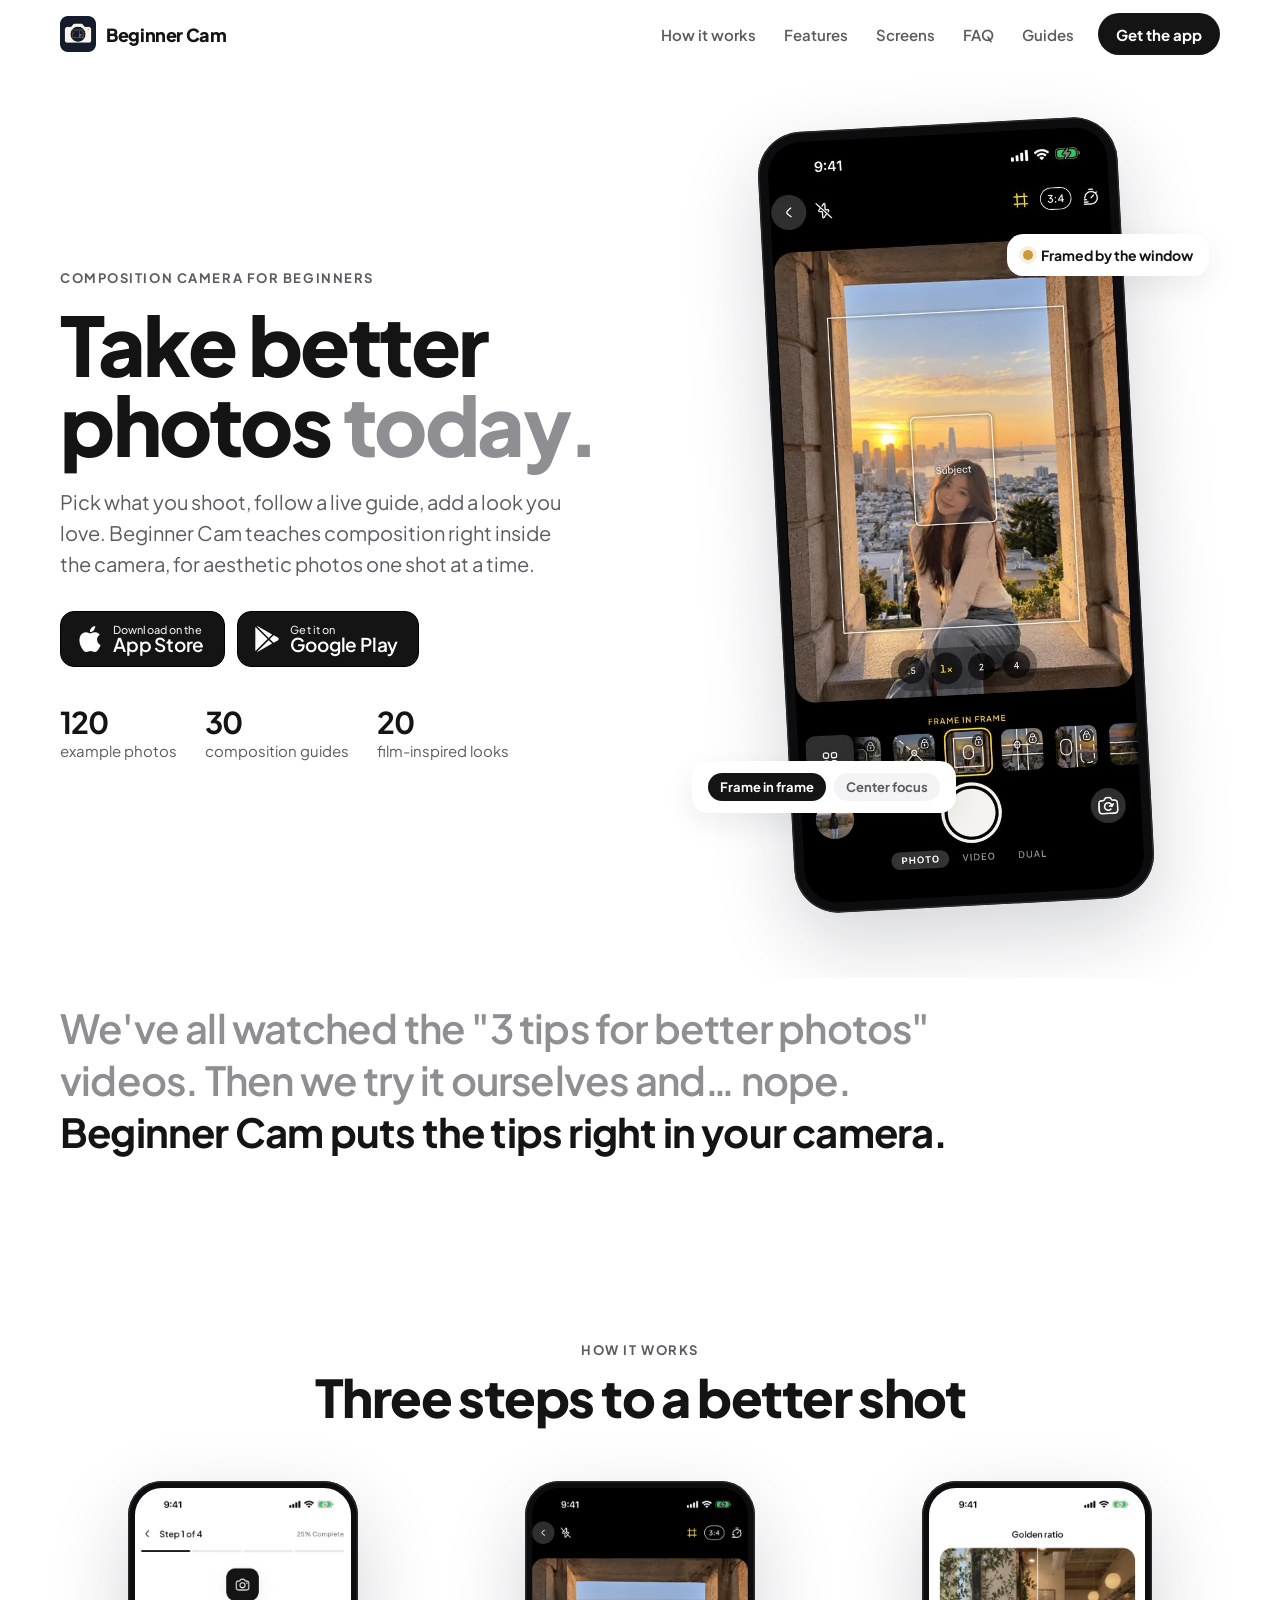
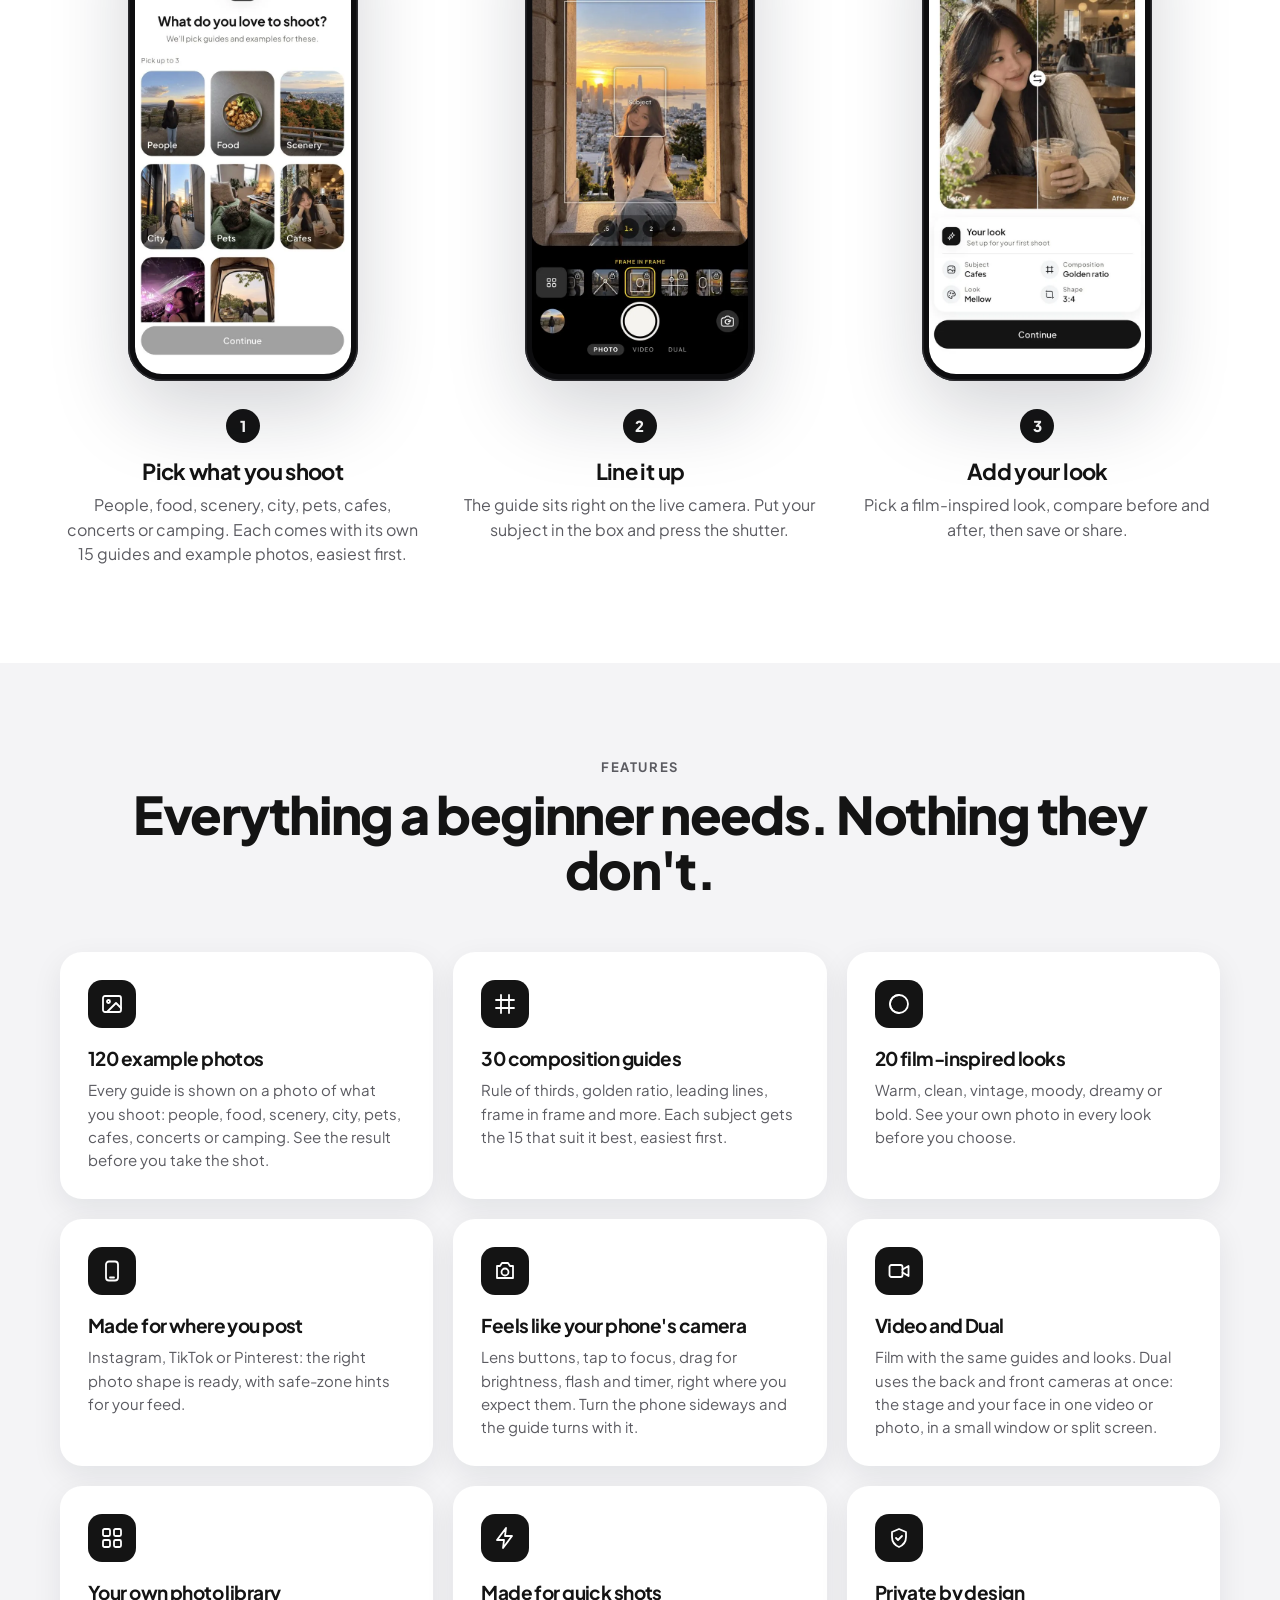
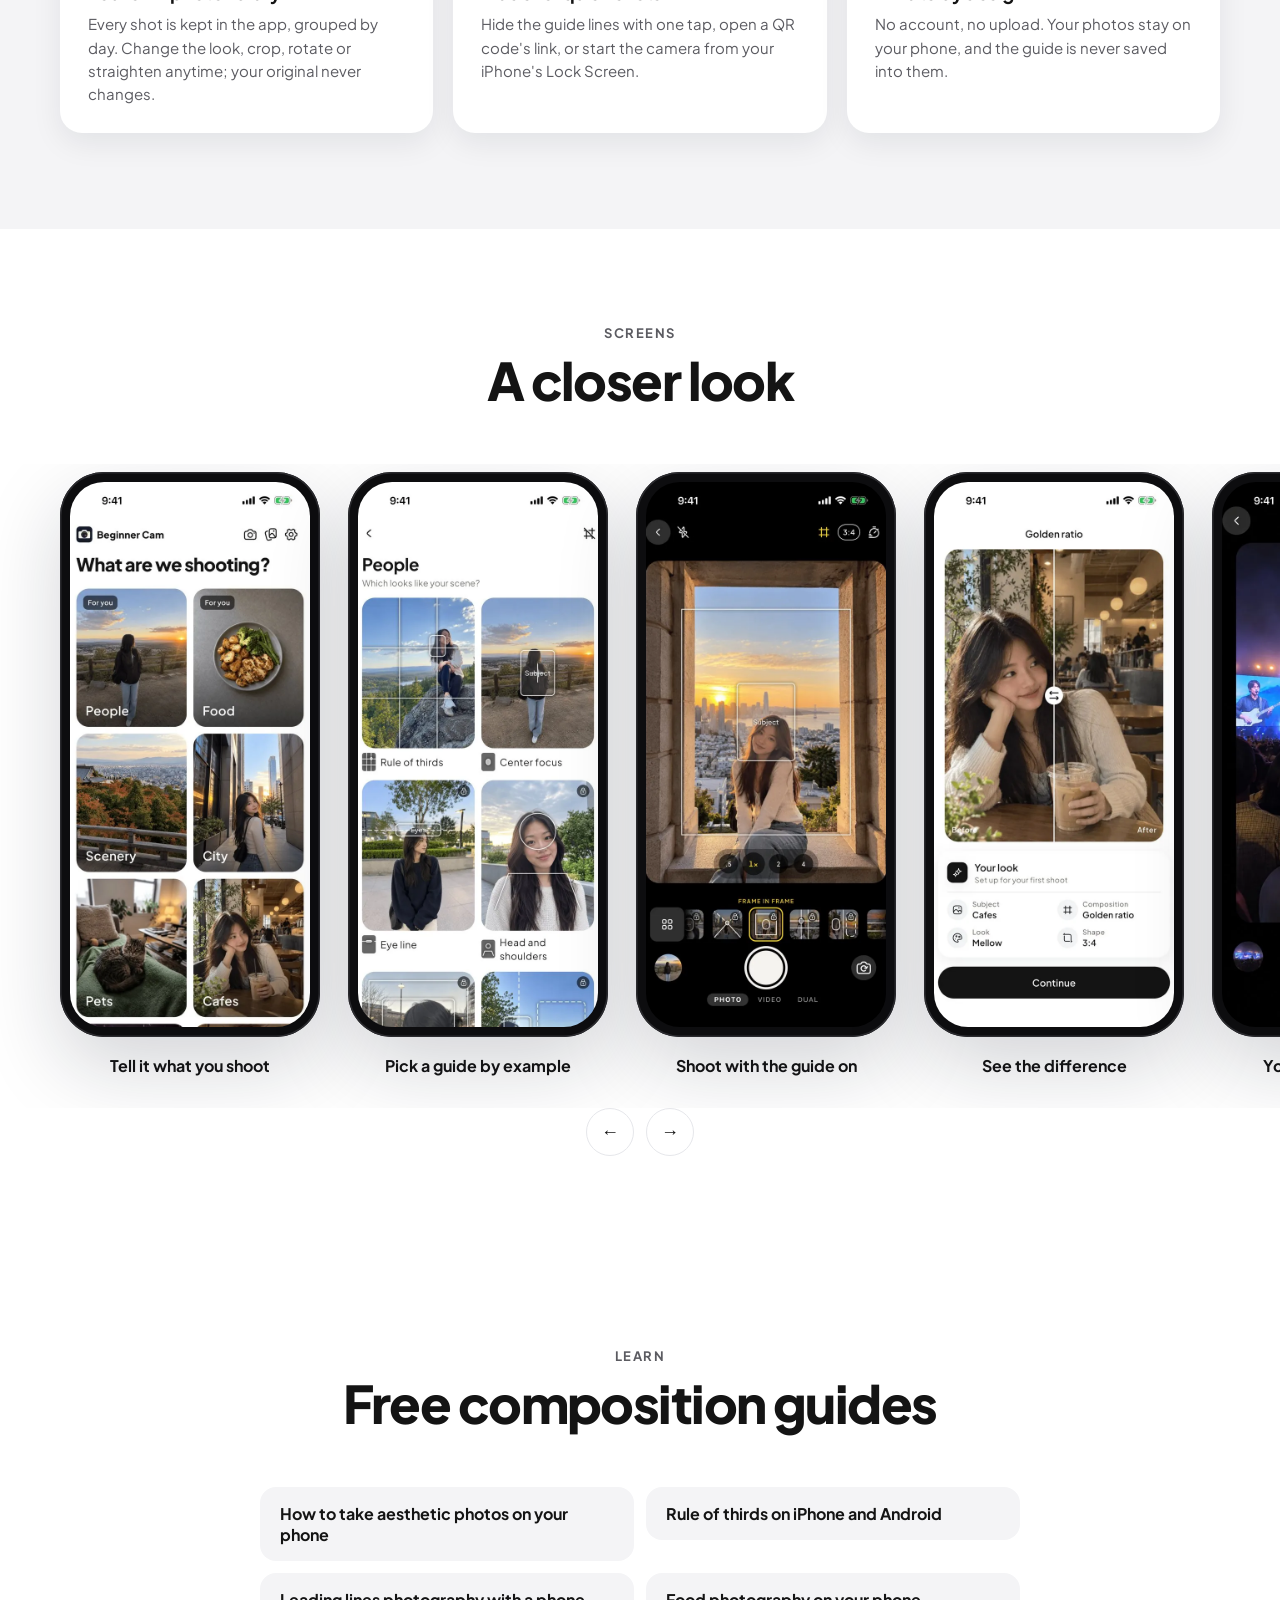
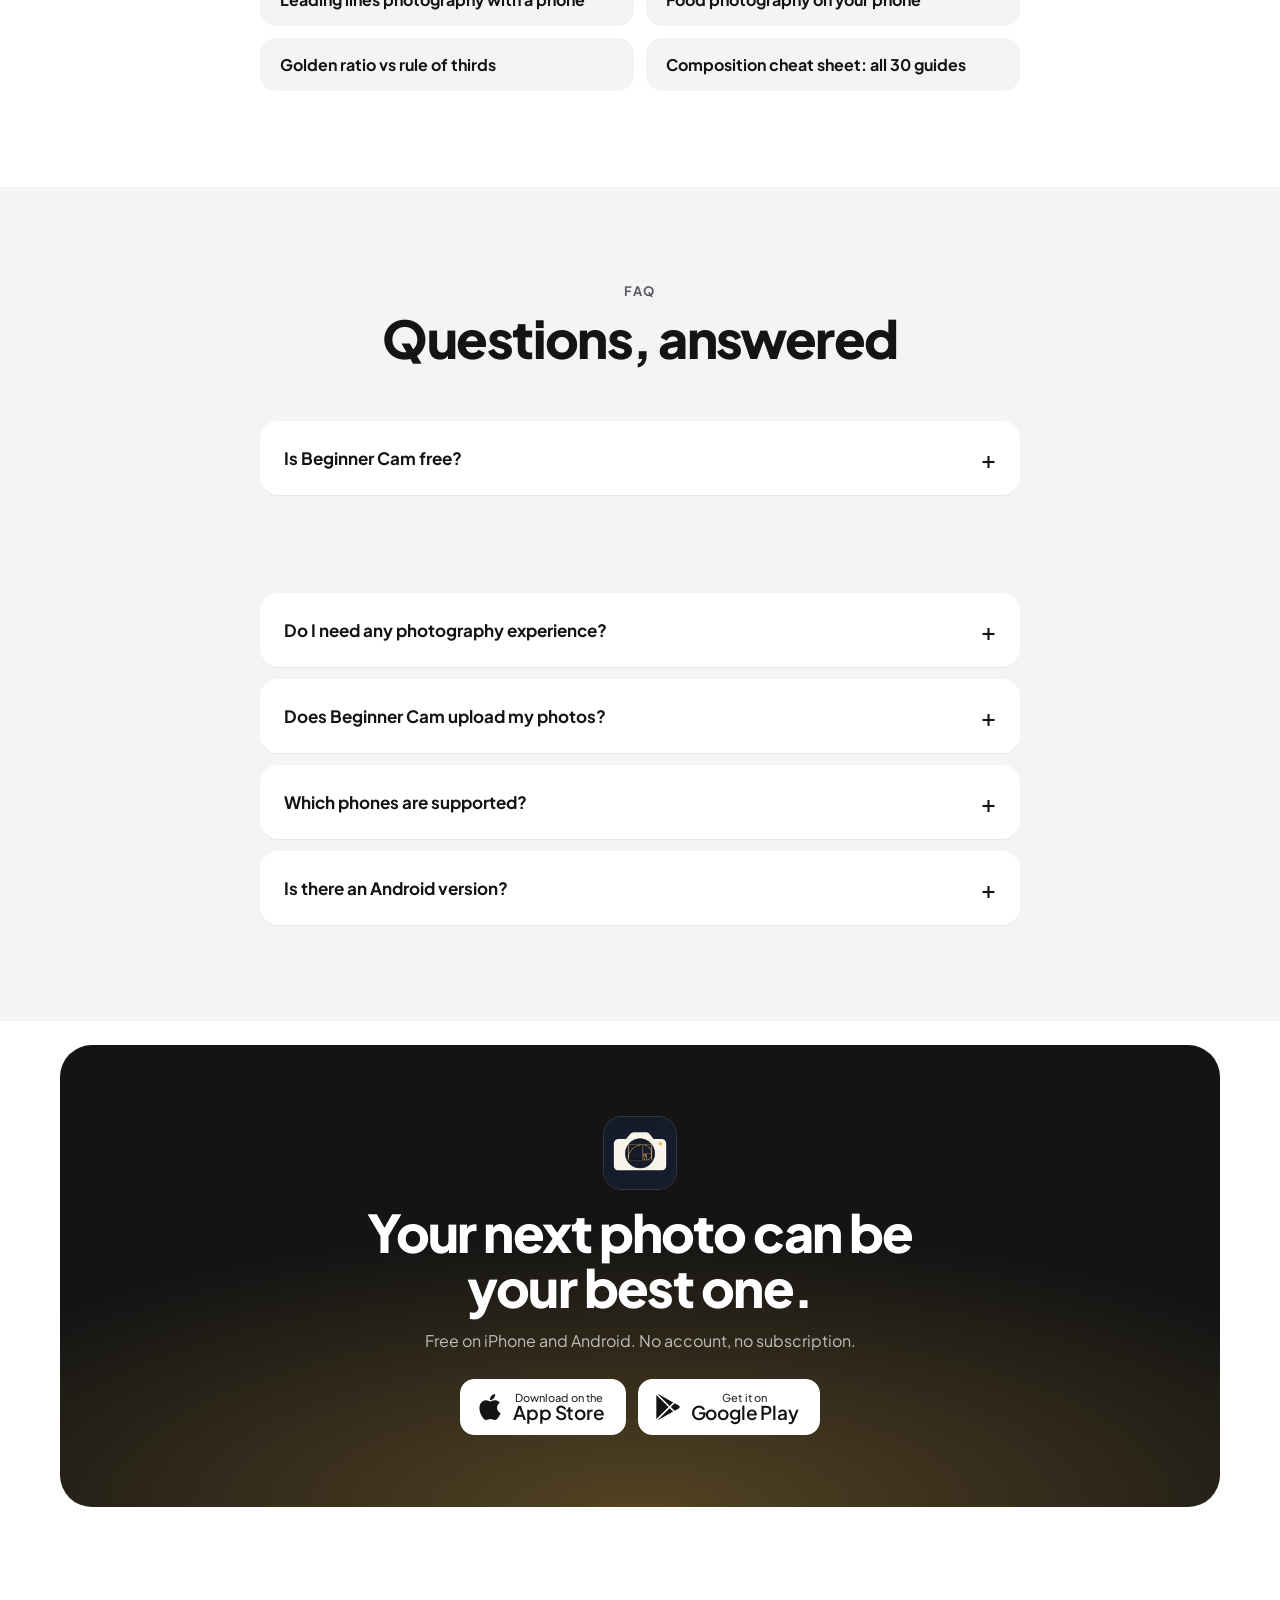
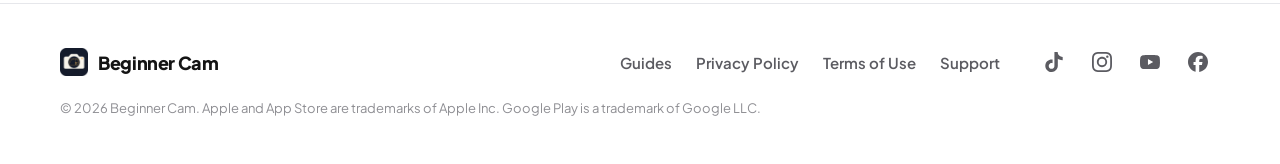
<file: index.html>
<!doctype html>
<html lang="en">
<head>
  <meta charset="utf-8">
  <meta name="viewport" content="width=device-width, initial-scale=1, viewport-fit=cover">

  <!-- SEO (README.md, "Search"). The title starts with the store name for branded search. -->
  <title>Beginner Cam: Aesthetic Guide – Composition Camera App</title>
  <meta name="description" content="Free camera app for iPhone and Android that teaches composition. Follow live guides like the rule of thirds, take aesthetic photos and add film-inspired looks.">
  <meta name="keywords" content="composition camera, rule of thirds app, photography for beginners, iPhone camera app, Android camera app, photo composition guide, golden ratio camera, better photos, dual camera video, concert photos">
  <link rel="canonical" href="https://beginnercam.com/">
  <meta name="robots" content="index, follow, max-image-preview:large">
  <meta name="theme-color" content="#ffffff">
  <!-- Smart App Banner: add on the day the iPhone app is live (README.md): -->
  <meta name="apple-itunes-app" content="app-id=6823768363">

  <!-- Open Graph and Twitter cards -->
  <meta property="og:type" content="website">
  <meta property="og:site_name" content="Beginner Cam">
  <meta property="og:title" content="Beginner Cam: Aesthetic Guide – take better photos today">
  <meta property="og:description" content="A free camera app for iPhone and Android with live composition guides and film-inspired looks. Learn the rule of thirds and more, one shot at a time.">
  <meta property="og:url" content="https://beginnercam.com/">
  <meta property="og:image" content="https://beginnercam.com/assets/og-image.jpg">
  <meta property="og:image:width" content="1200">
  <meta property="og:image:height" content="630">
  <meta property="og:image:alt" content="Beginner Cam screens: pick a subject, shoot with a live guide, compare before and after">
  <meta name="twitter:card" content="summary_large_image">
  <meta name="twitter:title" content="Beginner Cam: Aesthetic Guide – take better photos today">
  <meta name="twitter:description" content="A free camera app for iPhone and Android with live composition guides and film-inspired looks.">
  <meta name="twitter:image" content="https://beginnercam.com/assets/og-image.jpg">

  <link rel="icon" href="favicon.ico" sizes="48x48">
  <link rel="icon" href="assets/favicon-96.png" sizes="96x96" type="image/png">
  <link rel="apple-touch-icon" href="apple-touch-icon.png">
  <link rel="manifest" href="site.webmanifest">

  <link rel="preconnect" href="https://fonts.googleapis.com">
  <link rel="preconnect" href="https://fonts.gstatic.com" crossorigin>
  <link href="https://fonts.googleapis.com/css2?family=Plus+Jakarta+Sans:wght@400;500;600;700;800&display=swap" rel="stylesheet">
  <link rel="stylesheet" href="css/style.css">

  <!-- Structured data: the brand, the site and the app, then the FAQ below (keep it in sync).
       When the iPhone app is live, add the App Store link to sameAs and downloadUrl (README.md). -->
  <script type="application/ld+json">
{
  "@context": "https://schema.org",
  "@graph": [
    {
      "@type": "Organization",
      "@id": "https://beginnercam.com/#org",
      "name": "Beginner Cam",
      "alternateName": "Beginner Cam: Aesthetic Guide",
      "url": "https://beginnercam.com/",
      "logo": "https://beginnercam.com/assets/icon-512.png",
      "sameAs": [
        "https://www.tiktok.com/@beginnercamapp",
        "https://www.instagram.com/beginnercamapp/",
        "https://www.youtube.com/@Beginnercamapp",
        "https://www.facebook.com/beginnercamapp",
        "https://play.google.com/store/apps/details?id=com.reach.beginnercamera",
        "https://apps.apple.com/us/app/beginner-cam-aesthetic-guide/id6823768363"
      ]
    },
    {
      "@type": "WebSite",
      "@id": "https://beginnercam.com/#site",
      "name": "Beginner Cam",
      "alternateName": "Beginner Cam: Aesthetic Guide",
      "url": "https://beginnercam.com/",
      "publisher": {
        "@id": "https://beginnercam.com/#org"
      }
    },
    {
      "@type": "MobileApplication",
      "name": "Beginner Cam: Aesthetic Guide",
      "alternateName": "Beginner Cam",
      "operatingSystem": "Android 8.0 or later, iOS 16 or later",
      "applicationCategory": "MultimediaApplication",
      "description": "A free camera app for Android and iPhone that teaches composition with live guides and film-inspired looks, with video and Dual (both cameras at once).",
      "url": "https://beginnercam.com/",
      "image": "https://beginnercam.com/assets/og-image.jpg",
      "downloadUrl": [
        "https://play.google.com/store/apps/details?id=com.reach.beginnercamera",
        "https://apps.apple.com/us/app/beginner-cam-aesthetic-guide/id6823768363"
      ],
      "publisher": {
        "@id": "https://beginnercam.com/#org"
      },
      "offers": {
        "@type": "Offer",
        "price": "0",
        "priceCurrency": "USD"
      }
    }
  ]
}
  </script>
  <script type="application/ld+json">
  {
    "@context": "https://schema.org",
    "@type": "FAQPage",
    "mainEntity": [
      { "@type": "Question", "name": "Is Beginner Cam free?",
        "acceptedAnswer": { "@type": "Answer", "text": "Yes. Every subject comes with free guides and looks, and photo and video are free. Pro guides, the other looks and Dual are marked PRO; one payment unlocks them all, lets you add photos from your library, and removes the small Beginner Cam mark from your photos. There is no subscription." } },
      { "@type": "Question", "name": "Can I film video?",
        "acceptedAnswer": { "@type": "Answer", "text": "Yes. Switch to Video and film with the same guides and looks, then trim, crop, change the look or mute the clip. Dual films with the back and front cameras at the same time, so you get the stage and your own face in one video or photo." } },
      { "@type": "Question", "name": "Do I need any photography experience?",
        "acceptedAnswer": { "@type": "Answer", "text": "No. Beginner Cam was made for people who are just starting. Pick what you are shooting, line your subject up with the guide, and press the shutter." } },
      { "@type": "Question", "name": "Does Beginner Cam upload my photos?",
        "acceptedAnswer": { "@type": "Answer", "text": "No. There is no account and no upload. Your photos and videos stay on your phone, and the guide lines are never saved into them." } },
      { "@type": "Question", "name": "Which phones are supported?",
        "acceptedAnswer": { "@type": "Answer", "text": "Android phones running Android 8.0 or later, through Google Play, and iPhones running iOS 16 or later once the App Store version is out." } },
      { "@type": "Question", "name": "Is there an Android version?",
        "acceptedAnswer": { "@type": "Answer", "text": "Yes. Beginner Cam is available for Android on Google Play. The iPhone version is coming soon to the App Store." } }
    ]
  }
  </script>
</head>
<body>
  <a class="skip-link" href="#main">Skip to content</a>

  <!-- Top navigation -->
  <header class="nav" id="top">
    <div class="container nav__inner">
      <a class="brand" href="#top" aria-label="Beginner Cam home">
        <img src="assets/icon.webp" alt="" width="36" height="36">
        <span>Beginner Cam</span>
      </a>
      <nav class="nav__links" aria-label="Main">
        <a href="#how">How it works</a>
        <a href="#features">Features</a>
        <a href="#screens">Screens</a>
        <a href="#faq">FAQ</a>
        <a href="/guides/">Guides</a>
      </nav>
      <a class="btn btn--dark btn--small" href="#download">Get the app</a>
    </div>
  </header>

  <!-- Sticky download bar: slides in once the hero scrolls away (js/main.js). -->
  <div class="sticky-cta" id="sticky-cta" aria-hidden="true">
    <div class="container sticky-cta__inner">
      <div class="sticky-cta__app">
        <img src="assets/icon.webp" alt="" width="44" height="44">
        <div>
          <strong>Beginner Cam</strong>
          <span>Free on iPhone and Android · Composition camera</span>
        </div>
      </div>
      <div class="sticky-cta__buttons">
        <a class="store-badge store-badge--compact store-badge--simple" data-store="apple" href="https://apps.apple.com/app/id6823768363" tabindex="-1" aria-label="Download Beginner Cam on the App Store">
          <svg class="store-badge__logo" viewBox="0 0 24 24" aria-hidden="true"><use href="#logo-apple"/></svg>
          <span class="store-badge__text">Download</span>
        </a>
        <a class="store-badge store-badge--compact store-badge--simple" data-store="google" href="https://play.google.com/store/apps/details?id=com.reach.beginnercamera" tabindex="-1" aria-label="Get Beginner Cam on Google Play">
          <svg class="store-badge__logo" viewBox="0 0 24 24" aria-hidden="true"><use href="#logo-play"/></svg>
          <span class="store-badge__text">Get it</span>
        </a>
      </div>
    </div>
  </div>

  <main id="main">
    <!-- Hero -->
    <section class="hero" id="hero">
      <div class="container hero__grid">
        <div class="hero__copy">
          <p class="eyebrow reveal">Composition camera for beginners</p>
          <h1 class="reveal">Take better photos <span class="muted">today.</span></h1>
          <p class="lead reveal">Pick what you shoot, follow a live guide, add a look you love. Beginner Cam teaches composition right inside the camera, for aesthetic photos one shot at a time.</p>
          <div class="badges reveal" id="download">
            <a class="store-badge" data-store="apple" href="https://apps.apple.com/app/id6823768363">
              <svg class="store-badge__logo" viewBox="0 0 24 24" aria-hidden="true"><use href="#logo-apple"/></svg>
              <span class="store-badge__text"><small>Download on the</small>App Store</span>
            </a>
            <a class="store-badge" data-store="google" href="https://play.google.com/store/apps/details?id=com.reach.beginnercamera">
              <svg class="store-badge__logo" viewBox="0 0 24 24" aria-hidden="true"><use href="#logo-play"/></svg>
              <span class="store-badge__text"><small>Get it on</small>Google Play</span>
            </a>
          </div>
          <ul class="hero__facts reveal" aria-label="Highlights">
            <li><strong>120</strong> example photos</li>
            <li><strong>30</strong> composition guides</li>
            <li><strong>20</strong> film-inspired looks</li>
          </ul>
        </div>
        <div class="hero__visual reveal">
          <div class="phone phone--hero">
            <picture><source srcset="assets/screens/camera.webp" type="image/webp"><img src="assets/screens/camera.jpg" alt="The Beginner Cam camera with a Frame in frame guide: a woman framed by a stone window over the city at sunset" width="600" height="1304" fetchpriority="high"></picture>
          </div>
          <div class="float-card float-card--top" aria-hidden="true">
            <span class="dot dot--gold"></span> Framed by the window
          </div>
          <div class="float-card float-card--bottom" aria-hidden="true">
            <span class="chip">Frame in frame</span>
            <span class="chip chip--ghost">Center focus</span>
          </div>
        </div>
      </div>
    </section>

    <!-- The problem, in one line -->
    <section class="statement">
      <div class="container">
        <p class="reveal">We've all watched the "3 tips for better photos" videos. Then we try it ourselves and… nope. <strong>Beginner Cam puts the tips right in your camera.</strong></p>
      </div>
    </section>

    <!-- How it works -->
    <section class="section" id="how" aria-labelledby="how-title">
      <div class="container">
        <header class="section__head reveal">
          <p class="eyebrow">How it works</p>
          <h2 id="how-title">Three steps to a better shot</h2>
        </header>
        <ol class="steps">
          <li class="step reveal">
            <div class="phone phone--small"><picture><source srcset="assets/screens/quiz.webp" type="image/webp"><img src="assets/screens/quiz.jpg" alt="Choosing what you love to shoot" width="600" height="1304" loading="lazy"></picture></div>
            <span class="step__num">1</span>
            <h3>Pick what you shoot</h3>
            <p>People, food, scenery, city, pets, cafes, concerts or camping. Each comes with its own 15 guides and example photos, easiest first.</p>
          </li>
          <li class="step reveal">
            <div class="phone phone--small"><picture><source srcset="assets/screens/camera.webp" type="image/webp"><img src="assets/screens/camera.jpg" alt="The camera with a live composition guide" width="600" height="1304" loading="lazy"></picture></div>
            <span class="step__num">2</span>
            <h3>Line it up</h3>
            <p>The guide sits right on the live camera. Put your subject in the box and press the shutter.</p>
          </li>
          <li class="step reveal">
            <div class="phone phone--small"><picture><source srcset="assets/screens/result.webp" type="image/webp"><img src="assets/screens/result.jpg" alt="Before and after comparison with the chosen look" width="600" height="1304" loading="lazy"></picture></div>
            <span class="step__num">3</span>
            <h3>Add your look</h3>
            <p>Pick a film-inspired look, compare before and after, then save or share.</p>
          </li>
        </ol>
      </div>
    </section>

    <!-- Features -->
    <section class="section section--soft" id="features" aria-labelledby="features-title">
      <div class="container">
        <header class="section__head reveal">
          <p class="eyebrow">Features</p>
          <h2 id="features-title">Everything a beginner needs. Nothing they don't.</h2>
        </header>
        <div class="features">
          <article class="feature reveal">
            <div class="feature__icon" aria-hidden="true"><svg viewBox="0 0 24 24"><rect x="3" y="4" width="18" height="16" rx="2"/><circle cx="8.5" cy="9.5" r="1.5"/><path d="M21 16l-5-5-9 9"/></svg></div>
            <h3>120 example photos</h3>
            <p>Every guide is shown on a photo of what you shoot: people, food, scenery, city, pets, cafes, concerts or camping. See the result before you take the shot.</p>
          </article>
          <article class="feature reveal">
            <div class="feature__icon" aria-hidden="true"><svg viewBox="0 0 24 24"><path d="M8 3v18M16 3v18M3 8h18M3 16h18"/></svg></div>
            <h3>30 composition guides</h3>
            <p>Rule of thirds, golden ratio, leading lines, frame in frame and more. Each subject gets the 15 that suit it best, easiest first.</p>
          </article>
          <article class="feature reveal">
            <div class="feature__icon" aria-hidden="true"><svg viewBox="0 0 24 24"><circle cx="12" cy="12" r="9"/><path d="M12 3a9 9 0 0 0 0 18"/></svg></div>
            <h3>20 film-inspired looks</h3>
            <p>Warm, clean, vintage, moody, dreamy or bold. See your own photo in every look before you choose.</p>
          </article>
          <article class="feature reveal">
            <div class="feature__icon" aria-hidden="true"><svg viewBox="0 0 24 24"><rect x="6" y="2.5" width="12" height="19" rx="3"/><path d="M10 18.5h4"/></svg></div>
            <h3>Made for where you post</h3>
            <p>Instagram, TikTok or Pinterest: the right photo shape is ready, with safe-zone hints for your feed.</p>
          </article>
          <article class="feature reveal">
            <div class="feature__icon" aria-hidden="true"><svg viewBox="0 0 24 24"><path d="M4 7h3l2-3h6l2 3h3v12H4z"/><circle cx="12" cy="13" r="3.5"/></svg></div>
            <h3>Feels like your phone's camera</h3>
            <p>Lens buttons, tap to focus, drag for brightness, flash and timer, right where you expect them. Turn the phone sideways and the guide turns with it.</p>
          </article>
          <article class="feature reveal">
            <div class="feature__icon" aria-hidden="true"><svg viewBox="0 0 24 24"><rect x="2.5" y="6" width="13" height="12" rx="2"/><path d="M15.5 10.5l6-3.5v10l-6-3.5"/></svg></div>
            <h3>Video and Dual</h3>
            <p>Film with the same guides and looks. Dual uses the back and front cameras at once: the stage and your face in one video or photo, in a small window or split screen.</p>
          </article>
          <article class="feature reveal">
            <div class="feature__icon" aria-hidden="true"><svg viewBox="0 0 24 24"><rect x="3" y="3" width="7" height="7" rx="1.5"/><rect x="14" y="3" width="7" height="7" rx="1.5"/><rect x="3" y="14" width="7" height="7" rx="1.5"/><rect x="14" y="14" width="7" height="7" rx="1.5"/></svg></div>
            <h3>Your own photo library</h3>
            <p>Every shot is kept in the app, grouped by day. Change the look, crop, rotate or straighten anytime; your original never changes.</p>
          </article>
          <article class="feature reveal">
            <div class="feature__icon" aria-hidden="true"><svg viewBox="0 0 24 24"><path d="M13 2L4 14h7l-1 8 9-12h-7z"/></svg></div>
            <h3>Made for quick shots</h3>
            <p>Hide the guide lines with one tap, open a QR code's link, or start the camera from your iPhone's Lock Screen.</p>
          </article>
          <article class="feature reveal">
            <div class="feature__icon" aria-hidden="true"><svg viewBox="0 0 24 24"><path d="M12 3l7 3v5c0 5-3.5 8.5-7 10-3.5-1.5-7-5-7-10V6z"/><path d="M9 12l2 2 4-4"/></svg></div>
            <h3>Private by design</h3>
            <p>No account, no upload. Your photos stay on your phone, and the guide is never saved into them.</p>
          </article>
        </div>
      </div>
    </section>

    <!-- Screenshots -->
    <section class="section" id="screens" aria-labelledby="screens-title">
      <div class="container">
        <header class="section__head reveal">
          <p class="eyebrow">Screens</p>
          <h2 id="screens-title">A closer look</h2>
        </header>
      </div>
      <div class="gallery" tabindex="0" aria-label="App screenshots, scroll sideways">
        <figure class="gallery__item">
          <div class="phone"><picture><source srcset="assets/screens/home.webp" type="image/webp"><img src="assets/screens/home.jpg" alt="Home screen with the subjects to choose from" width="600" height="1304" loading="lazy"></picture></div>
          <figcaption>Tell it what you shoot</figcaption>
        </figure>
        <figure class="gallery__item">
          <div class="phone"><picture><source srcset="assets/screens/picker.webp" type="image/webp"><img src="assets/screens/picker.jpg" alt="Composition picker showing guides drawn over example photos" width="600" height="1304" loading="lazy"></picture></div>
          <figcaption>Pick a guide by example</figcaption>
        </figure>
        <figure class="gallery__item">
          <div class="phone"><picture><source srcset="assets/screens/camera.webp" type="image/webp"><img src="assets/screens/camera.jpg" alt="Camera with the guide over the live view" width="600" height="1304" loading="lazy"></picture></div>
          <figcaption>Shoot with the guide on</figcaption>
        </figure>
        <figure class="gallery__item">
          <div class="phone"><picture><source srcset="assets/screens/result.webp" type="image/webp"><img src="assets/screens/result.jpg" alt="Before and after with your look" width="600" height="1304" loading="lazy"></picture></div>
          <figcaption>See the difference</figcaption>
        </figure>
        <figure class="gallery__item">
          <div class="phone"><picture><source srcset="assets/screens/dual.webp" type="image/webp"><img src="assets/screens/dual.jpg" alt="Dual at a concert: the stage fills the screen, with a small window of the person filming" width="600" height="1304" loading="lazy"></picture></div>
          <figcaption>You and the moment</figcaption>
        </figure>
      </div>
      <div class="container gallery__nav">
        <button class="round-btn" type="button" data-scroll="-1" aria-label="Previous screens">&larr;</button>
        <button class="round-btn" type="button" data-scroll="1" aria-label="Next screens">&rarr;</button>
      </div>
    </section>

    <!-- Guides: the site's how-to pages (guides/). -->
    <section class="section" id="learn" aria-labelledby="learn-title">
      <div class="container">
        <header class="section__head reveal">
          <p class="eyebrow">Learn</p>
          <h2 id="learn-title">Free composition guides</h2>
        </header>
        <ul class="learn-links reveal">
          <li><a href="/guides/how-to-take-aesthetic-photos">How to take aesthetic photos on your phone</a></li>
          <li><a href="/guides/rule-of-thirds-iphone">Rule of thirds on iPhone and Android</a></li>
          <li><a href="/guides/leading-lines-photography">Leading lines photography with a phone</a></li>
          <li><a href="/guides/food-photography-iphone">Food photography on your phone</a></li>
          <li><a href="/guides/golden-ratio-vs-rule-of-thirds">Golden ratio vs rule of thirds</a></li>
          <li><a href="/guides/composition-cheat-sheet">Composition cheat sheet: all 30 guides</a></li>
        </ul>
      </div>
    </section>

    <!-- FAQ -->
    <section class="section section--soft" id="faq" aria-labelledby="faq-title">
      <div class="container container--narrow">
        <header class="section__head reveal">
          <p class="eyebrow">FAQ</p>
          <h2 id="faq-title">Questions, answered</h2>
        </header>
        <div class="faq">
          <details class="reveal">
            <summary>Is Beginner Cam free?</summary>
            <p>Yes. Every subject comes with free guides and looks, and photo and video are free. Pro guides, the other looks and Dual are marked PRO; one payment unlocks them all, lets you add photos from your library, and removes the small Beginner Cam mark from your photos. There is no subscription.</p>
          </details>
          <details class="reveal">
            <summary>Can I film video?</summary>
            <p>Yes. Switch to Video and film with the same guides and looks, then trim, crop, change the look or mute the clip. Dual films with the back and front cameras at the same time, so you get the stage and your own face in one video or photo.</p>
          </details>
          <details class="reveal">
            <summary>Do I need any photography experience?</summary>
            <p>No. Beginner Cam was made for people who are just starting. Pick what you are shooting, line your subject up with the guide, and press the shutter.</p>
          </details>
          <details class="reveal">
            <summary>Does Beginner Cam upload my photos?</summary>
            <p>No. There is no account and no upload. Your photos and videos stay on your phone, and the guide lines are never saved into them.</p>
          </details>
          <details class="reveal">
            <summary>Which phones are supported?</summary>
            <p>Android phones running Android 8.0 or later, through <a href="https://play.google.com/store/apps/details?id=com.reach.beginnercamera">Google Play</a>, and iPhones running iOS 16 or later once the App Store version is out.</p>
          </details>
          <details class="reveal">
            <summary>Is there an Android version?</summary>
            <p>Yes. Beginner Cam is available for Android on <a href="https://play.google.com/store/apps/details?id=com.reach.beginnercamera">Google Play</a>. The iPhone version is coming soon to the App Store.</p>
          </details>
        </div>
      </div>
    </section>

    <!-- Final call to action -->
    <section class="cta">
      <div class="container cta__inner reveal">
        <img src="assets/icon.webp" alt="" width="72" height="72">
        <h2>Your next photo can be your best one.</h2>
        <p>Free on iPhone and Android. No account, no subscription.</p>
        <div class="badges badges--center">
          <a class="store-badge store-badge--light" data-store="apple" href="https://apps.apple.com/app/id6823768363">
            <svg class="store-badge__logo" viewBox="0 0 24 24" aria-hidden="true"><use href="#logo-apple"/></svg>
            <span class="store-badge__text"><small>Download on the</small>App Store</span>
          </a>
          <a class="store-badge store-badge--light" data-store="google" href="https://play.google.com/store/apps/details?id=com.reach.beginnercamera">
            <svg class="store-badge__logo" viewBox="0 0 24 24" aria-hidden="true"><use href="#logo-play"/></svg>
            <span class="store-badge__text"><small>Get it on</small>Google Play</span>
          </a>
        </div>
      </div>
    </section>
  </main>

  <footer class="footer">
    <div class="container footer__inner">
      <a class="brand" href="#top">
        <img src="assets/icon.webp" alt="" width="28" height="28">
        <span>Beginner Cam</span>
      </a>
      <nav aria-label="Footer">
        <a href="/guides/">Guides</a>
        <a href="/privacy">Privacy Policy</a>
        <a href="/terms">Terms of Use</a>
        <a href="/support">Support</a>
      </nav>
      <ul class="social" aria-label="Follow Beginner Cam">
        <li><a href="https://www.tiktok.com/@beginnercamapp" rel="me noopener" target="_blank" aria-label="Beginner Cam on TikTok"><svg viewBox="0 0 24 24" aria-hidden="true"><path fill="currentColor" d="M12.525.02c1.31-.02 2.61-.01 3.91-.02.08 1.53.63 3.09 1.75 4.17 1.12 1.11 2.7 1.62 4.24 1.79v4.03c-1.44-.05-2.89-.35-4.2-.97-.57-.26-1.1-.59-1.62-.93-.01 2.92.01 5.84-.02 8.75-.08 1.4-.54 2.79-1.35 3.94-1.31 1.92-3.58 3.17-5.91 3.21-1.43.08-2.86-.31-4.08-1.03-2.02-1.19-3.44-3.37-3.65-5.71-.02-.5-.03-1-.01-1.49.18-1.9 1.12-3.72 2.58-4.96 1.66-1.44 3.98-2.13 6.15-1.72.02 1.48-.04 2.96-.04 4.44-.99-.32-2.15-.23-3.02.37-.63.41-1.11 1.04-1.36 1.75-.21.51-.15 1.07-.14 1.61.24 1.64 1.82 3.02 3.5 2.87 1.12-.01 2.19-.66 2.77-1.61.19-.33.4-.67.41-1.06.1-1.79.06-3.57.07-5.36.01-4.03-.01-8.05.02-12.07z"/></svg></a></li>
        <li><a href="https://www.instagram.com/beginnercamapp/" rel="me noopener" target="_blank" aria-label="Beginner Cam on Instagram"><svg viewBox="0 0 24 24" aria-hidden="true"><path fill="currentColor" d="M7.0301.084c-1.2768.0602-2.1487.264-2.911.5634-.7888.3075-1.4575.72-2.1228 1.3877-.6652.6677-1.075 1.3368-1.3802 2.127-.2954.7638-.4956 1.6365-.552 2.914-.0564 1.2775-.0689 1.6882-.0626 4.947.0062 3.2586.0206 3.6671.0825 4.9473.061 1.2765.264 2.1482.5635 2.9107.308.7889.72 1.4573 1.388 2.1228.6679.6655 1.3365 1.0743 2.1285 1.38.7632.295 1.6361.4961 2.9134.552 1.2773.056 1.6884.069 4.9462.0627 3.2578-.0062 3.668-.0207 4.9478-.0814 1.28-.0607 2.147-.2652 2.9098-.5633.7889-.3086 1.4578-.72 2.1228-1.3881.665-.6682 1.0745-1.3378 1.3795-2.1284.2957-.7632.4966-1.636.552-2.9124.056-1.2809.0692-1.6898.063-4.948-.0063-3.2583-.021-3.6668-.0817-4.9465-.0607-1.2797-.264-2.1487-.5633-2.9117-.3084-.7889-.72-1.4568-1.3876-2.1228C21.2982 1.33 20.628.9208 19.8378.6165 19.074.321 18.2017.1197 16.9244.0645 15.6471.0093 15.236-.005 11.977.0014 8.718.0076 8.31.0215 7.0301.0839m.1402 21.6932c-1.17-.0509-1.8053-.2453-2.2287-.408-.5606-.216-.96-.4771-1.3819-.895-.422-.4178-.6811-.8186-.9-1.378-.1644-.4234-.3624-1.058-.4171-2.228-.0595-1.2645-.072-1.6442-.079-4.848-.007-3.2037.0053-3.583.0607-4.848.05-1.169.2456-1.805.408-2.2282.216-.5613.4762-.96.895-1.3816.4188-.4217.8184-.6814 1.3783-.9003.423-.1651 1.0575-.3614 2.227-.4171 1.2655-.06 1.6447-.072 4.848-.079 3.2033-.007 3.5835.005 4.8495.0608 1.169.0508 1.8053.2445 2.228.408.5608.216.96.4754 1.3816.895.4217.4194.6816.8176.9005 1.3787.1653.4217.3617 1.056.4169 2.2263.0602 1.2655.0739 1.645.0796 4.848.0058 3.203-.0055 3.5834-.061 4.848-.051 1.17-.245 1.8055-.408 2.2294-.216.5604-.4763.96-.8954 1.3814-.419.4215-.8181.6811-1.3783.9-.4224.1649-1.0577.3617-2.2262.4174-1.2656.0595-1.6448.072-4.8493.079-3.2045.007-3.5825-.006-4.848-.0608M16.953 5.5864A1.44 1.44 0 1 0 18.39 4.144a1.44 1.44 0 0 0-1.437 1.4424M5.8385 12.012c.0067 3.4032 2.7706 6.1557 6.173 6.1493 3.4026-.0065 6.157-2.7701 6.1506-6.1733-.0065-3.4032-2.771-6.1565-6.174-6.1498-3.403.0067-6.156 2.771-6.1496 6.1738M8 12.0077a4 4 0 1 1 4.008 3.9921A3.9996 3.9996 0 0 1 8 12.0077"/></svg></a></li>
        <li><a href="https://www.youtube.com/@Beginnercamapp" rel="me noopener" target="_blank" aria-label="Beginner Cam on YouTube"><svg viewBox="0 0 24 24" aria-hidden="true"><path fill="currentColor" d="M23.498 6.186a3.016 3.016 0 0 0-2.122-2.136C19.505 3.545 12 3.545 12 3.545s-7.505 0-9.377.505A3.017 3.017 0 0 0 .502 6.186C0 8.07 0 12 0 12s0 3.93.502 5.814a3.016 3.016 0 0 0 2.122 2.136c1.871.505 9.376.505 9.376.505s7.505 0 9.377-.505a3.015 3.015 0 0 0 2.122-2.136C24 15.93 24 12 24 12s0-3.93-.502-5.814zM9.545 15.568V8.432L15.818 12l-6.273 3.568z"/></svg></a></li>
        <li><a href="https://www.facebook.com/beginnercamapp" rel="me noopener" target="_blank" aria-label="Beginner Cam on Facebook"><svg viewBox="0 0 24 24" aria-hidden="true"><path fill="currentColor" d="M9.101 23.691v-7.98H6.627v-3.667h2.474v-1.58c0-4.085 1.848-5.978 5.858-5.978.401 0 .955.042 1.468.103a8.68 8.68 0 0 1 1.141.195v3.325a8.623 8.623 0 0 0-.653-.036 26.805 26.805 0 0 0-.733-.009c-.707 0-1.259.096-1.675.309a1.686 1.686 0 0 0-.679.622c-.258.42-.374.995-.374 1.752v1.297h3.919l-.386 2.103-.287 1.564h-3.246v8.245C19.396 23.238 24 18.179 24 12.044c0-6.627-5.373-12-12-12s-12 5.373-12 12c0 5.628 3.874 10.35 9.101 11.647Z"/></svg></a></li>
      </ul>
      <p class="footer__legal">© <span id="year">2026</span> Beginner Cam. Apple and App Store are trademarks of Apple Inc. Google Play is a trademark of Google LLC.</p>
    </div>
  </footer>

  <!-- Store logos, used by every badge. -->
  <svg width="0" height="0" style="position:absolute" aria-hidden="true">
    <symbol id="logo-apple" viewBox="0 0 24 24"><path fill="currentColor" d="M12.152 6.896c-.948 0-2.415-1.078-3.96-1.04-2.04.027-3.91 1.183-4.961 3.014-2.117 3.675-.546 9.103 1.519 12.09 1.013 1.454 2.208 3.09 3.792 3.039 1.52-.065 2.09-.987 3.935-.987 1.831 0 2.35.987 3.96.948 1.637-.026 2.676-1.48 3.676-2.948 1.156-1.688 1.636-3.325 1.662-3.415-.039-.013-3.182-1.221-3.22-4.857-.026-3.04 2.48-4.494 2.597-4.559-1.429-2.09-3.623-2.324-4.39-2.376-2-.156-3.675 1.09-4.61 1.09zM15.53 3.83c.843-1.012 1.4-2.427 1.245-3.83-1.207.052-2.662.805-3.532 1.818-.78.896-1.454 2.338-1.273 3.714 1.338.104 2.715-.688 3.559-1.701"/></symbol>
    <symbol id="logo-play" viewBox="0 0 24 24"><path fill="currentColor" d="M22.018 13.298l-3.919 2.218-3.515-3.493 3.543-3.521 3.891 2.202a1.49 1.49 0 0 1 0 2.594zM1.337.924a1.486 1.486 0 0 0-.112.568v21.017c0 .217.045.419.124.6l11.155-11.087L1.337.924zm12.207 10.065l3.258-3.238L3.45.195a1.466 1.466 0 0 0-.946-.179l11.04 10.973zm0 2.067l-11 10.933c.298.036.612-.016.906-.183l13.324-7.54-3.23-3.21z"/></symbol>
  </svg>

  <script src="js/main.js" defer></script>
</body>
</html>
</file>
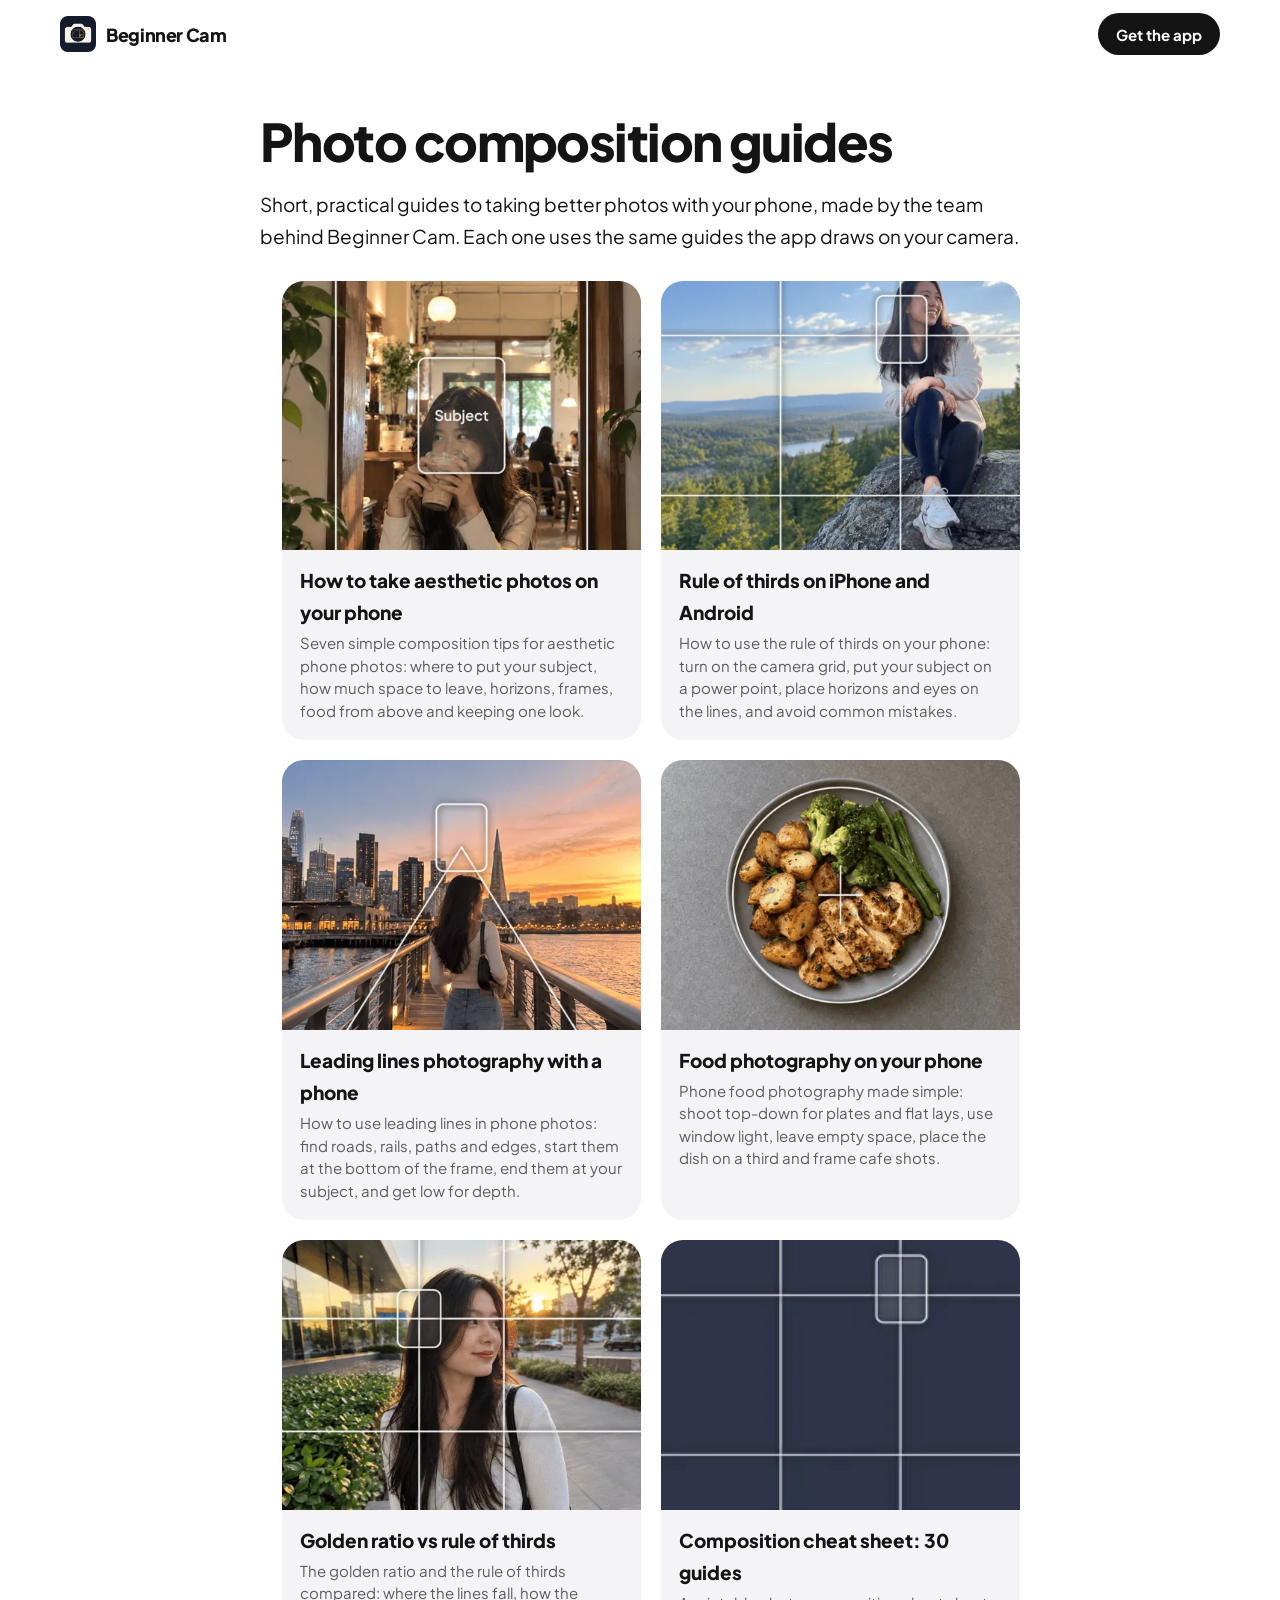
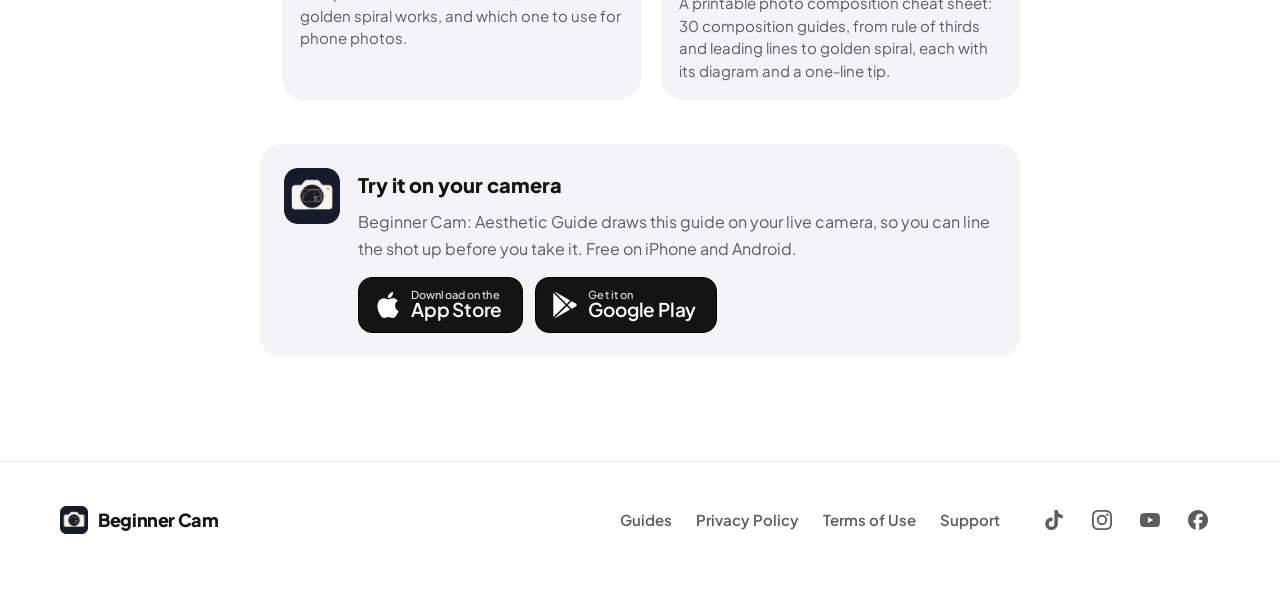
<file: guides/index.html>
<!doctype html>
<html lang="en">
<head>
  <meta charset="utf-8">
  <meta name="viewport" content="width=device-width, initial-scale=1, viewport-fit=cover">
  <title>Photo Composition Guides for Your Phone – Beginner Cam</title>
  <meta name="description" content="Free photo composition guides for phone photographers: aesthetic photos, rule of thirds, leading lines, food photography, golden ratio and a 30-guide cheat sheet.">
  <link rel="canonical" href="https://beginnercam.com/guides/">
  <meta name="robots" content="index, follow, max-image-preview:large">
  <meta property="og:type" content="website">
  <meta property="og:site_name" content="Beginner Cam">
  <meta property="og:title" content="Photo composition guides">
  <meta property="og:description" content="Free photo composition guides for phone photographers: aesthetic photos, rule of thirds, leading lines, food photography, golden ratio and a 30-guide cheat sheet.">
  <meta property="og:url" content="https://beginnercam.com/guides/">
  <meta property="og:image" content="https://beginnercam.com/assets/og-image.jpg">
  <meta property="og:image:width" content="1200">
  <meta property="og:image:height" content="630">
  <meta name="twitter:card" content="summary_large_image">
  <link rel="icon" href="/favicon.ico" sizes="48x48">
  <link rel="icon" href="/assets/favicon-96.png" sizes="96x96" type="image/png">
  <link rel="apple-touch-icon" href="/apple-touch-icon.png">
  <link rel="preconnect" href="https://fonts.googleapis.com">
  <link rel="preconnect" href="https://fonts.gstatic.com" crossorigin>
  <link href="https://fonts.googleapis.com/css2?family=Plus+Jakarta+Sans:wght@400;500;600;700;800&display=swap" rel="stylesheet">
  <link rel="stylesheet" href="/css/style.css">
  <script type="application/ld+json">
{
  "@context": "https://schema.org",
  "@type": "CollectionPage",
  "headline": "Photo composition guides",
  "description": "Free photo composition guides for phone photographers: aesthetic photos, rule of thirds, leading lines, food photography, golden ratio and a 30-guide cheat sheet.",
  "url": "https://beginnercam.com/guides/",
  "inLanguage": "en",
  "image": "https://beginnercam.com/assets/guides/rule-of-thirds-people-guide.webp",
  "dateModified": "2026-11-08",
  "publisher": {
    "@type": "Organization",
    "name": "Beginner Cam",
    "logo": {
      "@type": "ImageObject",
      "url": "https://beginnercam.com/assets/icon-512.png"
    }
  }
}
  </script>
</head>
<body>
  <header class="nav">
    <div class="container nav__inner">
      <a class="brand" href="/"><img src="/assets/icon.webp" alt="" width="36" height="36"><span>Beginner Cam</span></a>
      <a class="btn btn--dark btn--small" href="/#download" style="margin-left:auto">Get the app</a>
    </div>
  </header>
  <main class="legal guide container container--narrow">
    
    <h1>Photo composition guides</h1>
    <p class="guide-lead">Short, practical guides to taking better photos with your phone, made by the team behind Beginner Cam. Each one uses the same guides the app draws on your camera.</p>
    <ul class="guide-cards"><li><a class="guide-card" href="/guides/how-to-take-aesthetic-photos"><img src="/assets/guides/frame-in-frame-cafes-guide.webp" alt="" width="480" height="640" loading="lazy"><span class="guide-card__title">How to take aesthetic photos on your phone</span><span class="guide-card__desc">Seven simple composition tips for aesthetic phone photos: where to put your subject, how much space to leave, horizons, frames, food from above and keeping one look.</span></a></li><li><a class="guide-card" href="/guides/rule-of-thirds-iphone"><img src="/assets/guides/rule-of-thirds-people-guide.webp" alt="" width="480" height="640" loading="lazy"><span class="guide-card__title">Rule of thirds on iPhone and Android</span><span class="guide-card__desc">How to use the rule of thirds on your phone: turn on the camera grid, put your subject on a power point, place horizons and eyes on the lines, and avoid common mistakes.</span></a></li><li><a class="guide-card" href="/guides/leading-lines-photography"><img src="/assets/guides/leading-lines-city-guide.webp" alt="" width="480" height="640" loading="lazy"><span class="guide-card__title">Leading lines photography with a phone</span><span class="guide-card__desc">How to use leading lines in phone photos: find roads, rails, paths and edges, start them at the bottom of the frame, end them at your subject, and get low for depth.</span></a></li><li><a class="guide-card" href="/guides/food-photography-iphone"><img src="/assets/guides/top-down-food-guide.webp" alt="" width="480" height="640" loading="lazy"><span class="guide-card__title">Food photography on your phone</span><span class="guide-card__desc">Phone food photography made simple: shoot top-down for plates and flat lays, use window light, leave empty space, place the dish on a third and frame cafe shots.</span></a></li><li><a class="guide-card" href="/guides/golden-ratio-vs-rule-of-thirds"><img src="/assets/guides/golden-ratio-people-guide.webp" alt="" width="480" height="640" loading="lazy"><span class="guide-card__title">Golden ratio vs rule of thirds</span><span class="guide-card__desc">The golden ratio and the rule of thirds compared: where the lines fall, how the golden spiral works, and which one to use for phone photos.</span></a></li><li><a class="guide-card" href="/guides/composition-cheat-sheet"><img src="/assets/guides/sheet/rule-of-thirds.webp" alt="" width="480" height="640" loading="lazy"><span class="guide-card__title">Composition cheat sheet: 30 guides</span><span class="guide-card__desc">A printable photo composition cheat sheet: 30 composition guides, from rule of thirds and leading lines to golden spiral, each with its diagram and a one-line tip.</span></a></li></ul>
    <aside class="guide-cta">
      <img src="/assets/icon.webp" alt="" width="56" height="56">
      <div>
        <p class="guide-cta__title">Try it on your camera</p>
        <p>Beginner Cam: Aesthetic Guide draws this guide on your live camera, so you can line the shot up before you take it. Free on iPhone and Android.</p>
        <div class="badges">
          <a class="store-badge" data-store="apple" href="https://apps.apple.com/app/id6823768363"><svg class="store-badge__logo" viewBox="0 0 24 24" aria-hidden="true"><path fill="currentColor" d="M12.152 6.896c-.948 0-2.415-1.078-3.96-1.04-2.04.027-3.91 1.183-4.961 3.014-2.117 3.675-.546 9.103 1.519 12.09 1.013 1.454 2.208 3.09 3.792 3.039 1.52-.065 2.09-.987 3.935-.987 1.831 0 2.35.987 3.96.948 1.637-.026 2.676-1.48 3.676-2.948 1.156-1.688 1.636-3.325 1.662-3.415-.039-.013-3.182-1.221-3.22-4.857-.026-3.04 2.48-4.494 2.597-4.559-1.429-2.09-3.623-2.324-4.39-2.376-2-.156-3.675 1.09-4.61 1.09zM15.53 3.83c.843-1.012 1.4-2.427 1.245-3.83-1.207.052-2.662.805-3.532 1.818-.78.896-1.454 2.338-1.273 3.714 1.338.104 2.715-.688 3.559-1.701"/></svg><span class="store-badge__text"><small>Download on the</small>App Store</span></a>
          <a class="store-badge" data-store="google" href="https://play.google.com/store/apps/details?id=com.reach.beginnercamera"><svg class="store-badge__logo" viewBox="0 0 24 24" aria-hidden="true"><path fill="currentColor" d="M22.018 13.298l-3.919 2.218-3.515-3.493 3.543-3.521 3.891 2.202a1.49 1.49 0 0 1 0 2.594zM1.337.924a1.486 1.486 0 0 0-.112.568v21.017c0 .217.045.419.124.6l11.155-11.087L1.337.924zm12.207 10.065l3.258-3.238L3.45.195a1.466 1.466 0 0 0-.946-.179l11.04 10.973zm0 2.067l-11 10.933c.298.036.612-.016.906-.183l13.324-7.54-3.23-3.21z"/></svg><span class="store-badge__text"><small>Get it on</small>Google Play</span></a>
        </div>
      </div>
    </aside>
    
  </main>
  <footer class="footer">
    <div class="container footer__inner">
      <a class="brand" href="/"><img src="/assets/icon.webp" alt="" width="28" height="28"><span>Beginner Cam</span></a>
      <nav aria-label="Footer">
        <a href="/guides/">Guides</a>
        <a href="/privacy">Privacy Policy</a>
        <a href="/terms">Terms of Use</a>
        <a href="/support">Support</a>
      </nav>
      <ul class="social" aria-label="Follow Beginner Cam">
        <li><a href="https://www.tiktok.com/@beginnercamapp" rel="me noopener" target="_blank" aria-label="Beginner Cam on TikTok"><svg viewBox="0 0 24 24" aria-hidden="true"><path fill="currentColor" d="M12.525.02c1.31-.02 2.61-.01 3.91-.02.08 1.53.63 3.09 1.75 4.17 1.12 1.11 2.7 1.62 4.24 1.79v4.03c-1.44-.05-2.89-.35-4.2-.97-.57-.26-1.1-.59-1.62-.93-.01 2.92.01 5.84-.02 8.75-.08 1.4-.54 2.79-1.35 3.94-1.31 1.92-3.58 3.17-5.91 3.21-1.43.08-2.86-.31-4.08-1.03-2.02-1.19-3.44-3.37-3.65-5.71-.02-.5-.03-1-.01-1.49.18-1.9 1.12-3.72 2.58-4.96 1.66-1.44 3.98-2.13 6.15-1.72.02 1.48-.04 2.96-.04 4.44-.99-.32-2.15-.23-3.02.37-.63.41-1.11 1.04-1.36 1.75-.21.51-.15 1.07-.14 1.61.24 1.64 1.82 3.02 3.5 2.87 1.12-.01 2.19-.66 2.77-1.61.19-.33.4-.67.41-1.06.1-1.79.06-3.57.07-5.36.01-4.03-.01-8.05.02-12.07z"/></svg></a></li>
        <li><a href="https://www.instagram.com/beginnercamapp/" rel="me noopener" target="_blank" aria-label="Beginner Cam on Instagram"><svg viewBox="0 0 24 24" aria-hidden="true"><path fill="currentColor" d="M7.0301.084c-1.2768.0602-2.1487.264-2.911.5634-.7888.3075-1.4575.72-2.1228 1.3877-.6652.6677-1.075 1.3368-1.3802 2.127-.2954.7638-.4956 1.6365-.552 2.914-.0564 1.2775-.0689 1.6882-.0626 4.947.0062 3.2586.0206 3.6671.0825 4.9473.061 1.2765.264 2.1482.5635 2.9107.308.7889.72 1.4573 1.388 2.1228.6679.6655 1.3365 1.0743 2.1285 1.38.7632.295 1.6361.4961 2.9134.552 1.2773.056 1.6884.069 4.9462.0627 3.2578-.0062 3.668-.0207 4.9478-.0814 1.28-.0607 2.147-.2652 2.9098-.5633.7889-.3086 1.4578-.72 2.1228-1.3881.665-.6682 1.0745-1.3378 1.3795-2.1284.2957-.7632.4966-1.636.552-2.9124.056-1.2809.0692-1.6898.063-4.948-.0063-3.2583-.021-3.6668-.0817-4.9465-.0607-1.2797-.264-2.1487-.5633-2.9117-.3084-.7889-.72-1.4568-1.3876-2.1228C21.2982 1.33 20.628.9208 19.8378.6165 19.074.321 18.2017.1197 16.9244.0645 15.6471.0093 15.236-.005 11.977.0014 8.718.0076 8.31.0215 7.0301.0839m.1402 21.6932c-1.17-.0509-1.8053-.2453-2.2287-.408-.5606-.216-.96-.4771-1.3819-.895-.422-.4178-.6811-.8186-.9-1.378-.1644-.4234-.3624-1.058-.4171-2.228-.0595-1.2645-.072-1.6442-.079-4.848-.007-3.2037.0053-3.583.0607-4.848.05-1.169.2456-1.805.408-2.2282.216-.5613.4762-.96.895-1.3816.4188-.4217.8184-.6814 1.3783-.9003.423-.1651 1.0575-.3614 2.227-.4171 1.2655-.06 1.6447-.072 4.848-.079 3.2033-.007 3.5835.005 4.8495.0608 1.169.0508 1.8053.2445 2.228.408.5608.216.96.4754 1.3816.895.4217.4194.6816.8176.9005 1.3787.1653.4217.3617 1.056.4169 2.2263.0602 1.2655.0739 1.645.0796 4.848.0058 3.203-.0055 3.5834-.061 4.848-.051 1.17-.245 1.8055-.408 2.2294-.216.5604-.4763.96-.8954 1.3814-.419.4215-.8181.6811-1.3783.9-.4224.1649-1.0577.3617-2.2262.4174-1.2656.0595-1.6448.072-4.8493.079-3.2045.007-3.5825-.006-4.848-.0608M16.953 5.5864A1.44 1.44 0 1 0 18.39 4.144a1.44 1.44 0 0 0-1.437 1.4424M5.8385 12.012c.0067 3.4032 2.7706 6.1557 6.173 6.1493 3.4026-.0065 6.157-2.7701 6.1506-6.1733-.0065-3.4032-2.771-6.1565-6.174-6.1498-3.403.0067-6.156 2.771-6.1496 6.1738M8 12.0077a4 4 0 1 1 4.008 3.9921A3.9996 3.9996 0 0 1 8 12.0077"/></svg></a></li>
        <li><a href="https://www.youtube.com/@Beginnercamapp" rel="me noopener" target="_blank" aria-label="Beginner Cam on YouTube"><svg viewBox="0 0 24 24" aria-hidden="true"><path fill="currentColor" d="M23.498 6.186a3.016 3.016 0 0 0-2.122-2.136C19.505 3.545 12 3.545 12 3.545s-7.505 0-9.377.505A3.017 3.017 0 0 0 .502 6.186C0 8.07 0 12 0 12s0 3.93.502 5.814a3.016 3.016 0 0 0 2.122 2.136c1.871.505 9.376.505 9.376.505s7.505 0 9.377-.505a3.015 3.015 0 0 0 2.122-2.136C24 15.93 24 12 24 12s0-3.93-.502-5.814zM9.545 15.568V8.432L15.818 12l-6.273 3.568z"/></svg></a></li>
        <li><a href="https://www.facebook.com/beginnercamapp" rel="me noopener" target="_blank" aria-label="Beginner Cam on Facebook"><svg viewBox="0 0 24 24" aria-hidden="true"><path fill="currentColor" d="M9.101 23.691v-7.98H6.627v-3.667h2.474v-1.58c0-4.085 1.848-5.978 5.858-5.978.401 0 .955.042 1.468.103a8.68 8.68 0 0 1 1.141.195v3.325a8.623 8.623 0 0 0-.653-.036 26.805 26.805 0 0 0-.733-.009c-.707 0-1.259.096-1.675.309a1.686 1.686 0 0 0-.679.622c-.258.42-.374.995-.374 1.752v1.297h3.919l-.386 2.103-.287 1.564h-3.246v8.245C19.396 23.238 24 18.179 24 12.044c0-6.627-5.373-12-12-12s-12 5.373-12 12c0 5.628 3.874 10.35 9.101 11.647Z"/></svg></a></li>
      </ul>
    </div>
  </footer>
  <script src="/js/main.js" defer></script>
</body>
</html>
</file>
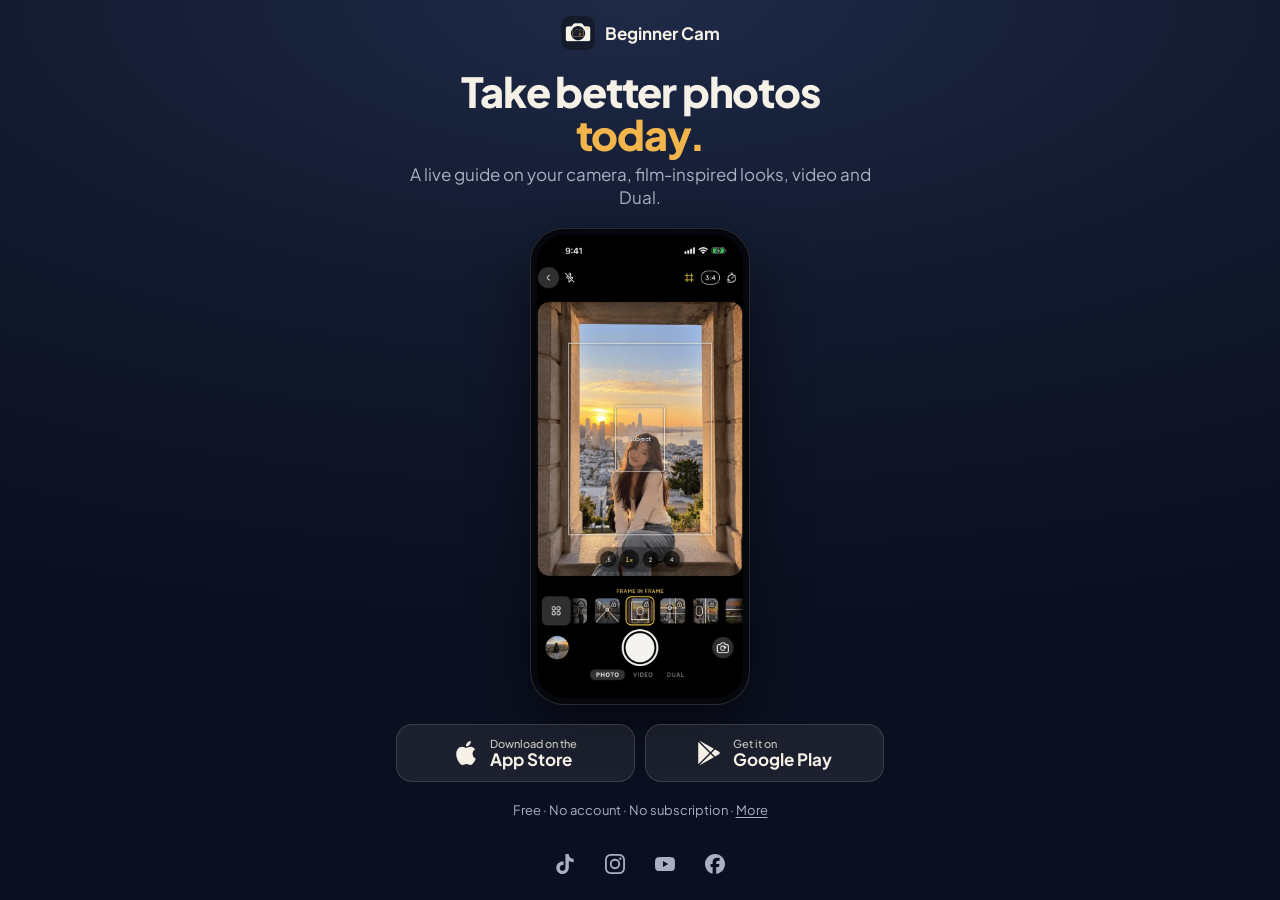
<file: download.html>
<!doctype html>
<html lang="en">
<head>
  <meta charset="utf-8">
  <meta name="viewport" content="width=device-width, initial-scale=1, viewport-fit=cover">
  <title>Get Beginner Cam</title>
  <meta name="description" content="Download Beginner Cam, the free composition camera for iPhone and Android. Live guides, film-inspired looks, video and Dual.">
  <link rel="canonical" href="https://beginnercam.com/download">
  <meta name="theme-color" content="#121a2e">
  <meta name="color-scheme" content="dark">

  <!-- Share preview: this page is the link people send around. -->
  <meta property="og:type" content="website">
  <meta property="og:site_name" content="Beginner Cam">
  <meta property="og:title" content="Get Beginner Cam – take better photos today">
  <meta property="og:description" content="Free composition camera for iPhone and Android. Live guides, film-inspired looks, video and Dual.">
  <meta property="og:url" content="https://beginnercam.com/download">
  <meta property="og:image" content="https://beginnercam.com/assets/og-image.jpg">
  <meta property="og:image:width" content="1200">
  <meta property="og:image:height" content="630">
  <meta name="twitter:card" content="summary_large_image">
  <meta name="twitter:title" content="Get Beginner Cam – take better photos today">
  <meta name="twitter:description" content="Free composition camera for iPhone and Android. Live guides, film-inspired looks, video and Dual.">
  <meta name="twitter:image" content="https://beginnercam.com/assets/og-image.jpg">

  <link rel="icon" href="/favicon.ico" sizes="48x48">
  <link rel="icon" href="/assets/favicon-96.png" sizes="96x96" type="image/png">
  <link rel="apple-touch-icon" href="/apple-touch-icon.png">
  <link rel="preconnect" href="https://fonts.googleapis.com">
  <link rel="preconnect" href="https://fonts.gstatic.com" crossorigin>
  <link href="https://fonts.googleapis.com/css2?family=Plus+Jakarta+Sans:wght@400;500;700;800&display=swap" rel="stylesheet">

  <style>
    /* No blue tap box on Android browsers; buttons show their own pressed state. */
    html { -webkit-tap-highlight-color: transparent; }
    /* One screen, no scrolling: the shot takes whatever height is left. */
    :root {
      --navy: #121a2e;
      --navy-2: #0b1020;
      --cream: #f6f1e7;
      --muted: #a9b0c2;
      --gold: #f2b54b;
      --card: rgba(255, 255, 255, 0.07);
      --edge: rgba(255, 255, 255, 0.14);
      font-family: "Plus Jakarta Sans", system-ui, -apple-system, "Segoe UI", sans-serif;
      color: var(--cream);
      -webkit-font-smoothing: antialiased;
    }
    *, *::before, *::after { box-sizing: border-box; }
    html, body { margin: 0; height: 100%; }
    body {
      background: radial-gradient(120% 70% at 50% 0%, #1f2a48 0%, var(--navy) 45%, var(--navy-2) 100%);
      background-color: var(--navy);
      overflow: hidden;
    }
    a { color: inherit; text-decoration: none; }
    h1, p { margin: 0; }

    .page {
      height: 100vh;
      height: 100dvh;
      max-width: 520px;
      margin: 0 auto;
      display: flex;
      flex-direction: column;
      align-items: center;
      gap: clamp(10px, 2.2vh, 22px);
      padding:
        max(16px, env(safe-area-inset-top))
        max(16px, env(safe-area-inset-right))
        max(14px, env(safe-area-inset-bottom))
        max(16px, env(safe-area-inset-left));
      text-align: center;
    }

    .brand { display: flex; align-items: center; gap: 10px; font-weight: 700; font-size: 17px; }
    .brand img { width: 34px; height: 34px; border-radius: 9px; }

    h1 {
      font-size: clamp(28px, 4.6vh, 44px);
      line-height: 1.05;
      font-weight: 800;
      letter-spacing: -0.03em;
    }
    h1 em { font-style: normal; color: var(--gold); }
    .sub { margin-top: 6px; color: var(--muted); font-size: clamp(14px, 1.9vh, 17px); line-height: 1.35; }

    /* The screenshot shrinks to fit the screen height. */
    .shot {
      flex: 1 1 auto;
      min-height: 0;
      width: 100%;
      display: flex;
      justify-content: center;
    }
    .shot__phone {
      height: 100%;
      aspect-ratio: 600 / 1304;
      max-width: 100%;
      padding: 6px;
      border-radius: 34px;
      background: #05070d;
      border: 1px solid var(--edge);
      box-shadow: 0 24px 60px rgba(0, 0, 0, 0.45);
    }
    .shot__phone img { display: block; width: 100%; height: 100%; object-fit: cover; border-radius: 28px; }

    .buttons { width: 100%; display: flex; flex-direction: column; gap: 10px; }
    .store {
      display: flex; align-items: center; justify-content: center; gap: 12px;
      height: 58px; border-radius: 16px;
      background: var(--card); border: 1px solid var(--edge);
      font-weight: 700; font-size: 17px;
      transition: transform 0.2s, background 0.2s;
    }
    .store:active { transform: scale(0.98); }
    .store svg { width: 24px; height: 24px; flex: none; }
    .store small { display: block; font-size: 11px; font-weight: 500; opacity: 0.8; text-align: left; }
    .store span { text-align: left; line-height: 1.1; }
    /* The visitor's own store: filled and first. */
    .store.is-mine { background: var(--cream); color: var(--navy); border-color: var(--cream); order: -1; }
    .store.is-soon { opacity: 0.5; pointer-events: none; }
    .store.is-soon small::after { content: " · soon"; }

    .note { color: var(--muted); font-size: 13px; }
    .note a { text-decoration: underline; text-underline-offset: 2px; }

    @media (min-width: 700px) {
      .buttons { flex-direction: row; }
      .store { flex: 1; }
      .store.is-mine { order: 0; }
    }
    .social { display: flex; justify-content: center; gap: 6px; list-style: none; margin: 4px 0 0; padding: 0; }
    .social a { display: grid; place-items: center; width: 44px; height: 44px; color: var(--muted); border-radius: 50%; }
    .social a:hover, .social a:focus-visible { color: var(--cream); background: var(--card); }
    .social svg { width: 20px; height: 20px; }
    @media (prefers-reduced-motion: reduce) { .store { transition: none; } }
  </style>
</head>
<body>
  <main class="page">
    <a class="brand" href="/" aria-label="Beginner Cam website">
      <img src="/assets/icon.webp" alt="" width="34" height="34">
      <span>Beginner Cam</span>
    </a>

    <header>
      <h1>Take better photos <em>today.</em></h1>
      <p class="sub">A live guide on your camera, film-inspired looks, video and Dual.</p>
    </header>

    <div class="shot">
      <div class="shot__phone">
        <picture><source srcset="/assets/screens/camera.webp" type="image/webp"><img src="/assets/screens/camera.jpg" alt="The Beginner Cam camera with a Frame in frame guide: a woman framed by a stone window over the city at sunset" width="600" height="1304" fetchpriority="high"></picture>
      </div>
    </div>

    <div class="buttons">
      <!-- The App Store button shows "soon" and iPhones are not redirected until APP_STORE_LIVE is true in the script below (README.md). -->
      <a class="store" data-store="apple" href="https://apps.apple.com/app/id6823768363">
        <svg viewBox="0 0 24 24" aria-hidden="true"><path fill="currentColor" d="M12.152 6.896c-.948 0-2.415-1.078-3.96-1.04-2.04.027-3.91 1.183-4.961 3.014-2.117 3.675-.546 9.103 1.519 12.09 1.013 1.454 2.208 3.09 3.792 3.039 1.52-.065 2.09-.987 3.935-.987 1.831 0 2.35.987 3.96.948 1.637-.026 2.676-1.48 3.676-2.948 1.156-1.688 1.636-3.325 1.662-3.415-.039-.013-3.182-1.221-3.22-4.857-.026-3.04 2.48-4.494 2.597-4.559-1.429-2.09-3.623-2.324-4.39-2.376-2-.156-3.675 1.09-4.61 1.09zM15.53 3.83c.843-1.012 1.4-2.427 1.245-3.83-1.207.052-2.662.805-3.532 1.818-.78.896-1.454 2.338-1.273 3.714 1.338.104 2.715-.688 3.559-1.701"/></svg>
        <span><small>Download on the</small>App Store</span>
      </a>
      <a class="store" data-store="google" href="https://play.google.com/store/apps/details?id=com.reach.beginnercamera">
        <svg viewBox="0 0 24 24" aria-hidden="true"><path fill="currentColor" d="M22.018 13.298l-3.919 2.218-3.515-3.493 3.543-3.521 3.891 2.202a1.49 1.49 0 0 1 0 2.594zM1.337.924a1.486 1.486 0 0 0-.112.568v21.017c0 .217.045.419.124.6l11.155-11.087L1.337.924zm12.207 10.065l3.258-3.238L3.45.195a1.466 1.466 0 0 0-.946-.179l11.04 10.973zm0 2.067l-11 10.933c.298.036.612-.016.906-.183l13.324-7.54-3.23-3.21z"/></svg>
        <span><small>Get it on</small>Google Play</span>
      </a>
    </div>

    <p class="note">Free · No account · No subscription · <a href="/">More</a></p>
    <ul class="social" aria-label="Follow Beginner Cam">
        <li><a href="https://www.tiktok.com/@beginnercamapp" rel="me noopener" target="_blank" aria-label="Beginner Cam on TikTok"><svg viewBox="0 0 24 24" aria-hidden="true"><path fill="currentColor" d="M12.525.02c1.31-.02 2.61-.01 3.91-.02.08 1.53.63 3.09 1.75 4.17 1.12 1.11 2.7 1.62 4.24 1.79v4.03c-1.44-.05-2.89-.35-4.2-.97-.57-.26-1.1-.59-1.62-.93-.01 2.92.01 5.84-.02 8.75-.08 1.4-.54 2.79-1.35 3.94-1.31 1.92-3.58 3.17-5.91 3.21-1.43.08-2.86-.31-4.08-1.03-2.02-1.19-3.44-3.37-3.65-5.71-.02-.5-.03-1-.01-1.49.18-1.9 1.12-3.72 2.58-4.96 1.66-1.44 3.98-2.13 6.15-1.72.02 1.48-.04 2.96-.04 4.44-.99-.32-2.15-.23-3.02.37-.63.41-1.11 1.04-1.36 1.75-.21.51-.15 1.07-.14 1.61.24 1.64 1.82 3.02 3.5 2.87 1.12-.01 2.19-.66 2.77-1.61.19-.33.4-.67.41-1.06.1-1.79.06-3.57.07-5.36.01-4.03-.01-8.05.02-12.07z"/></svg></a></li>
        <li><a href="https://www.instagram.com/beginnercamapp/" rel="me noopener" target="_blank" aria-label="Beginner Cam on Instagram"><svg viewBox="0 0 24 24" aria-hidden="true"><path fill="currentColor" d="M7.0301.084c-1.2768.0602-2.1487.264-2.911.5634-.7888.3075-1.4575.72-2.1228 1.3877-.6652.6677-1.075 1.3368-1.3802 2.127-.2954.7638-.4956 1.6365-.552 2.914-.0564 1.2775-.0689 1.6882-.0626 4.947.0062 3.2586.0206 3.6671.0825 4.9473.061 1.2765.264 2.1482.5635 2.9107.308.7889.72 1.4573 1.388 2.1228.6679.6655 1.3365 1.0743 2.1285 1.38.7632.295 1.6361.4961 2.9134.552 1.2773.056 1.6884.069 4.9462.0627 3.2578-.0062 3.668-.0207 4.9478-.0814 1.28-.0607 2.147-.2652 2.9098-.5633.7889-.3086 1.4578-.72 2.1228-1.3881.665-.6682 1.0745-1.3378 1.3795-2.1284.2957-.7632.4966-1.636.552-2.9124.056-1.2809.0692-1.6898.063-4.948-.0063-3.2583-.021-3.6668-.0817-4.9465-.0607-1.2797-.264-2.1487-.5633-2.9117-.3084-.7889-.72-1.4568-1.3876-2.1228C21.2982 1.33 20.628.9208 19.8378.6165 19.074.321 18.2017.1197 16.9244.0645 15.6471.0093 15.236-.005 11.977.0014 8.718.0076 8.31.0215 7.0301.0839m.1402 21.6932c-1.17-.0509-1.8053-.2453-2.2287-.408-.5606-.216-.96-.4771-1.3819-.895-.422-.4178-.6811-.8186-.9-1.378-.1644-.4234-.3624-1.058-.4171-2.228-.0595-1.2645-.072-1.6442-.079-4.848-.007-3.2037.0053-3.583.0607-4.848.05-1.169.2456-1.805.408-2.2282.216-.5613.4762-.96.895-1.3816.4188-.4217.8184-.6814 1.3783-.9003.423-.1651 1.0575-.3614 2.227-.4171 1.2655-.06 1.6447-.072 4.848-.079 3.2033-.007 3.5835.005 4.8495.0608 1.169.0508 1.8053.2445 2.228.408.5608.216.96.4754 1.3816.895.4217.4194.6816.8176.9005 1.3787.1653.4217.3617 1.056.4169 2.2263.0602 1.2655.0739 1.645.0796 4.848.0058 3.203-.0055 3.5834-.061 4.848-.051 1.17-.245 1.8055-.408 2.2294-.216.5604-.4763.96-.8954 1.3814-.419.4215-.8181.6811-1.3783.9-.4224.1649-1.0577.3617-2.2262.4174-1.2656.0595-1.6448.072-4.8493.079-3.2045.007-3.5825-.006-4.848-.0608M16.953 5.5864A1.44 1.44 0 1 0 18.39 4.144a1.44 1.44 0 0 0-1.437 1.4424M5.8385 12.012c.0067 3.4032 2.7706 6.1557 6.173 6.1493 3.4026-.0065 6.157-2.7701 6.1506-6.1733-.0065-3.4032-2.771-6.1565-6.174-6.1498-3.403.0067-6.156 2.771-6.1496 6.1738M8 12.0077a4 4 0 1 1 4.008 3.9921A3.9996 3.9996 0 0 1 8 12.0077"/></svg></a></li>
        <li><a href="https://www.youtube.com/@Beginnercamapp" rel="me noopener" target="_blank" aria-label="Beginner Cam on YouTube"><svg viewBox="0 0 24 24" aria-hidden="true"><path fill="currentColor" d="M23.498 6.186a3.016 3.016 0 0 0-2.122-2.136C19.505 3.545 12 3.545 12 3.545s-7.505 0-9.377.505A3.017 3.017 0 0 0 .502 6.186C0 8.07 0 12 0 12s0 3.93.502 5.814a3.016 3.016 0 0 0 2.122 2.136c1.871.505 9.376.505 9.376.505s7.505 0 9.377-.505a3.015 3.015 0 0 0 2.122-2.136C24 15.93 24 12 24 12s0-3.93-.502-5.814zM9.545 15.568V8.432L15.818 12l-6.273 3.568z"/></svg></a></li>
        <li><a href="https://www.facebook.com/beginnercamapp" rel="me noopener" target="_blank" aria-label="Beginner Cam on Facebook"><svg viewBox="0 0 24 24" aria-hidden="true"><path fill="currentColor" d="M9.101 23.691v-7.98H6.627v-3.667h2.474v-1.58c0-4.085 1.848-5.978 5.858-5.978.401 0 .955.042 1.468.103a8.68 8.68 0 0 1 1.141.195v3.325a8.623 8.623 0 0 0-.653-.036 26.805 26.805 0 0 0-.733-.009c-.707 0-1.259.096-1.675.309a1.686 1.686 0 0 0-.679.622c-.258.42-.374.995-.374 1.752v1.297h3.919l-.386 2.103-.287 1.564h-3.246v8.245C19.396 23.238 24 18.179 24 12.044c0-6.627-5.373-12-12-12s-12 5.373-12 12c0 5.628 3.874 10.35 9.101 11.647Z"/></svg></a></li>
      </ul>
  </main>

  <script>
    // Sends the visitor to their phone's store. Skipped with ?stay (to
    // preview the page), for a store that is not live yet, and
    // after one redirect in this tab so Back does not bounce.
    (function () {
      'use strict';
      var ua = navigator.userAgent;
      var mine = /Android/i.test(ua) ? 'google'
        : /iPhone|iPad|iPod/i.test(ua) || (/Macintosh/.test(ua) && navigator.maxTouchPoints > 1) ? 'apple'
        : null;
      // Set to true the day the iPhone app is on the App Store (js/main.js too).
      var APP_STORE_LIVE = true;
      var target = null;
      document.querySelectorAll('[data-store]').forEach(function (link) {
        var ready = link.dataset.store !== 'apple' || APP_STORE_LIVE;
        if (!ready) {
          link.classList.add('is-soon');
          link.setAttribute('aria-disabled', 'true');
          link.removeAttribute('href');
        }
        if (link.dataset.store === mine && ready) {
          link.classList.add('is-mine');
          target = link.href;
        }
      });
      if (!target || /[?&]stay\b/.test(location.search)) return;
      // Search engine crawlers (Googlebot smartphone says "Android") stay on the page,
      // so it can be indexed instead of being reported as "Page with redirect".
      if (/bot|crawl|spider|slurp|Google-InspectionTool|Lighthouse|Chrome-Lighthouse/i.test(ua)) return;
      var key = 'bc-download-redirected';
      try {
        if (sessionStorage.getItem(key)) return;
        sessionStorage.setItem(key, '1');
      } catch (e) { /* storage blocked: redirect anyway */ }
      location.replace(target);
    })();
  </script>
</body>
</html>
</file>
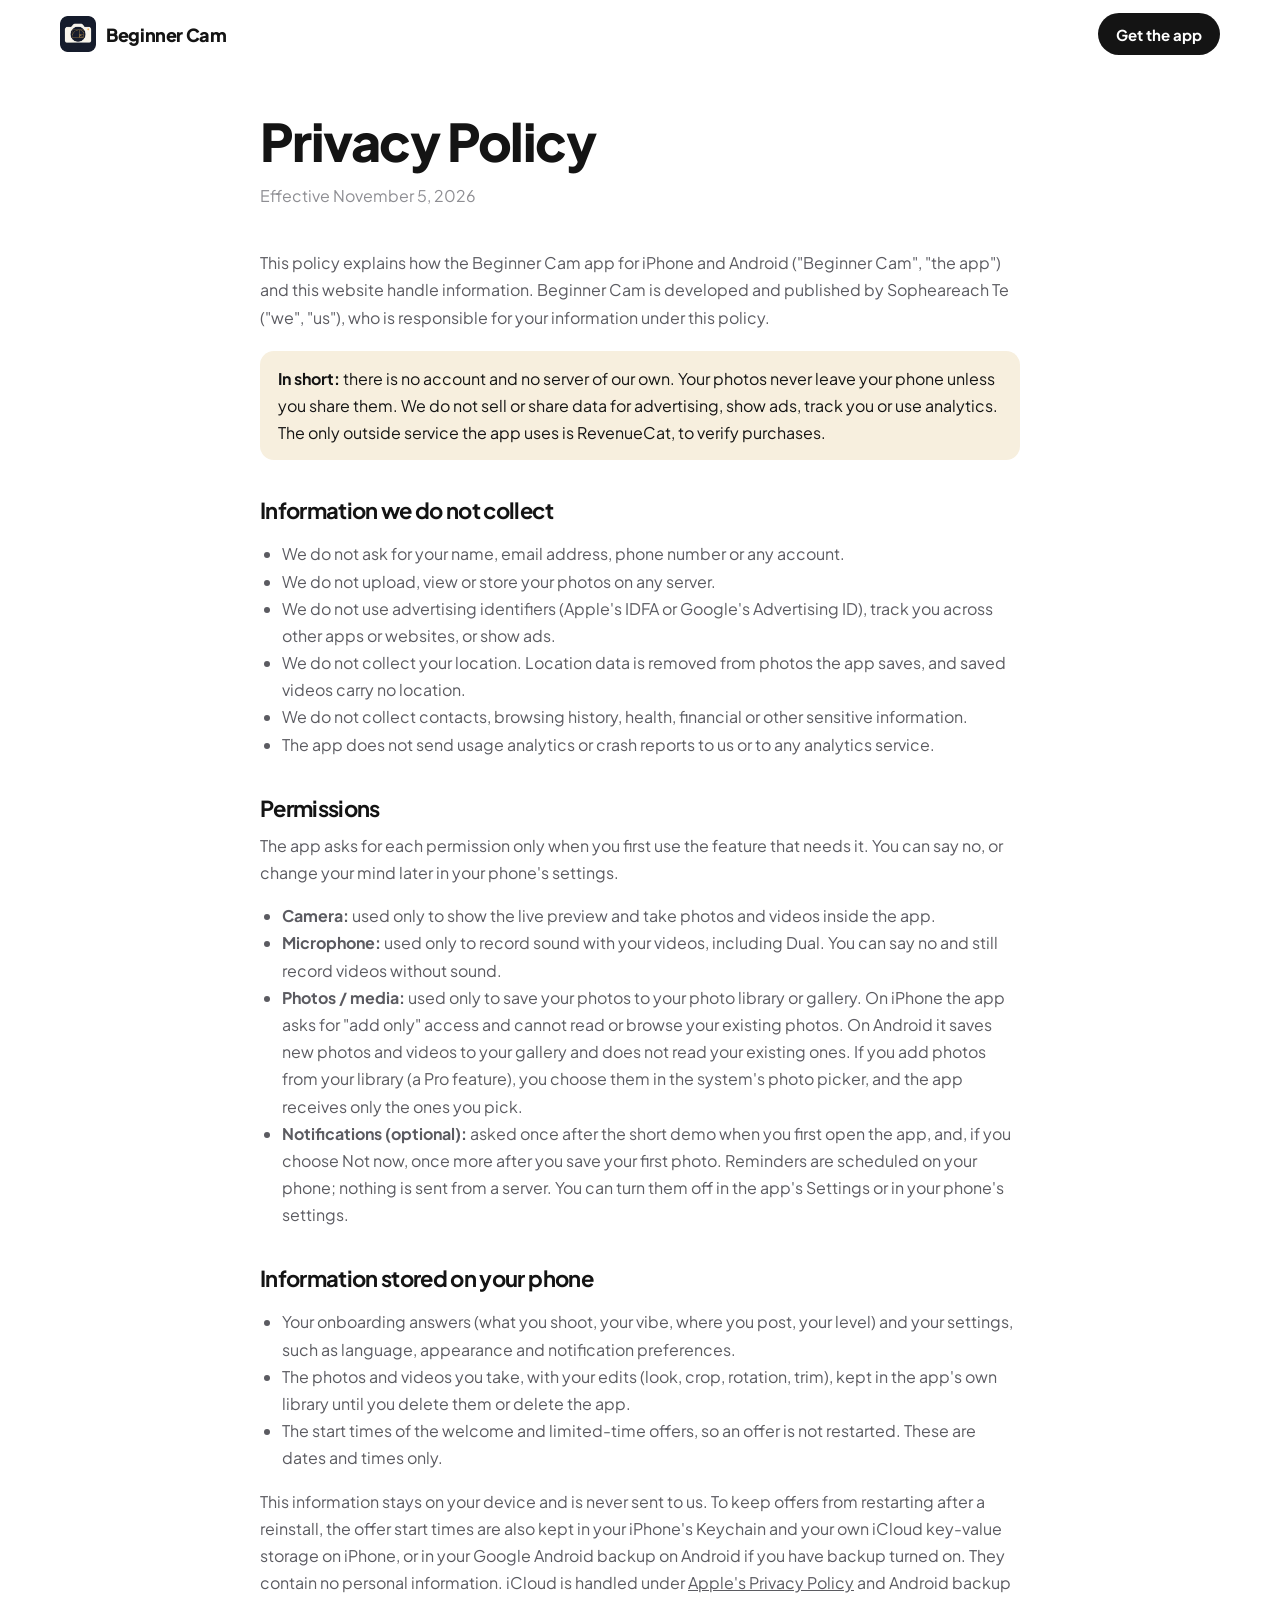
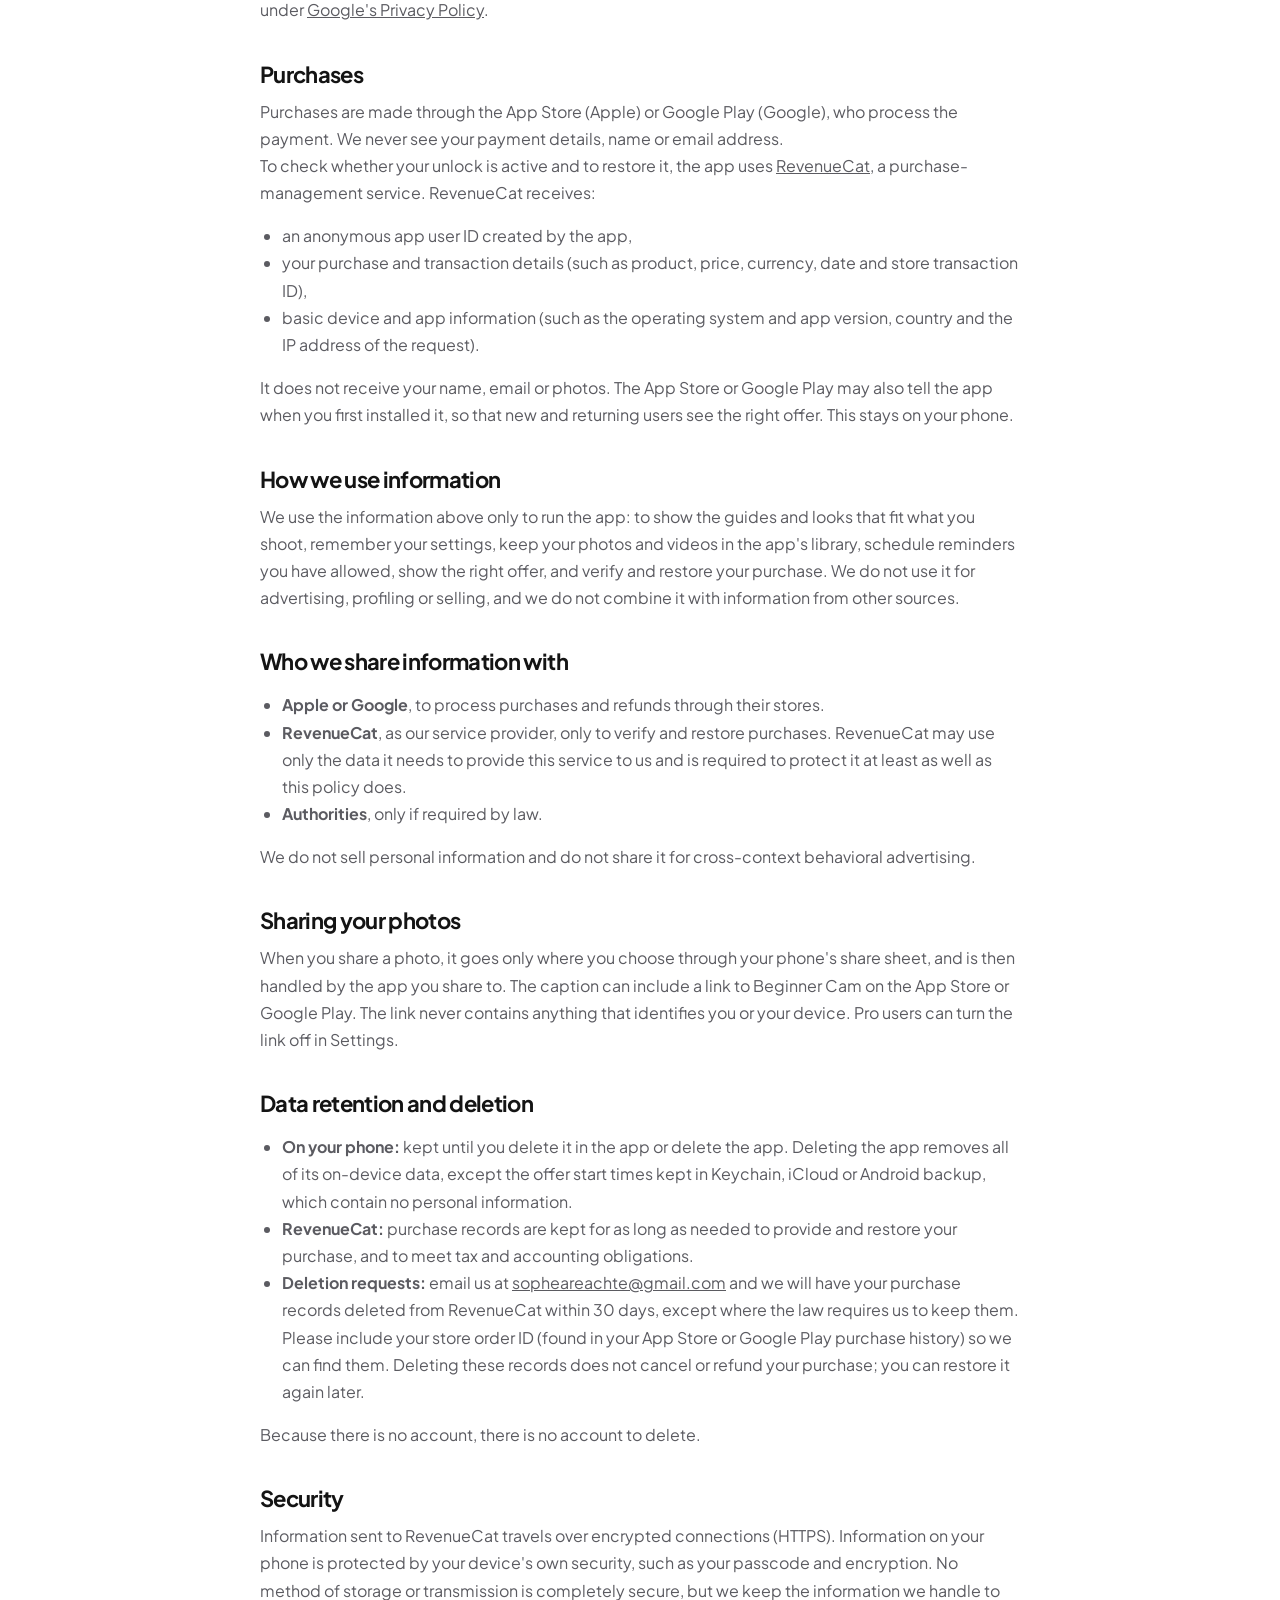
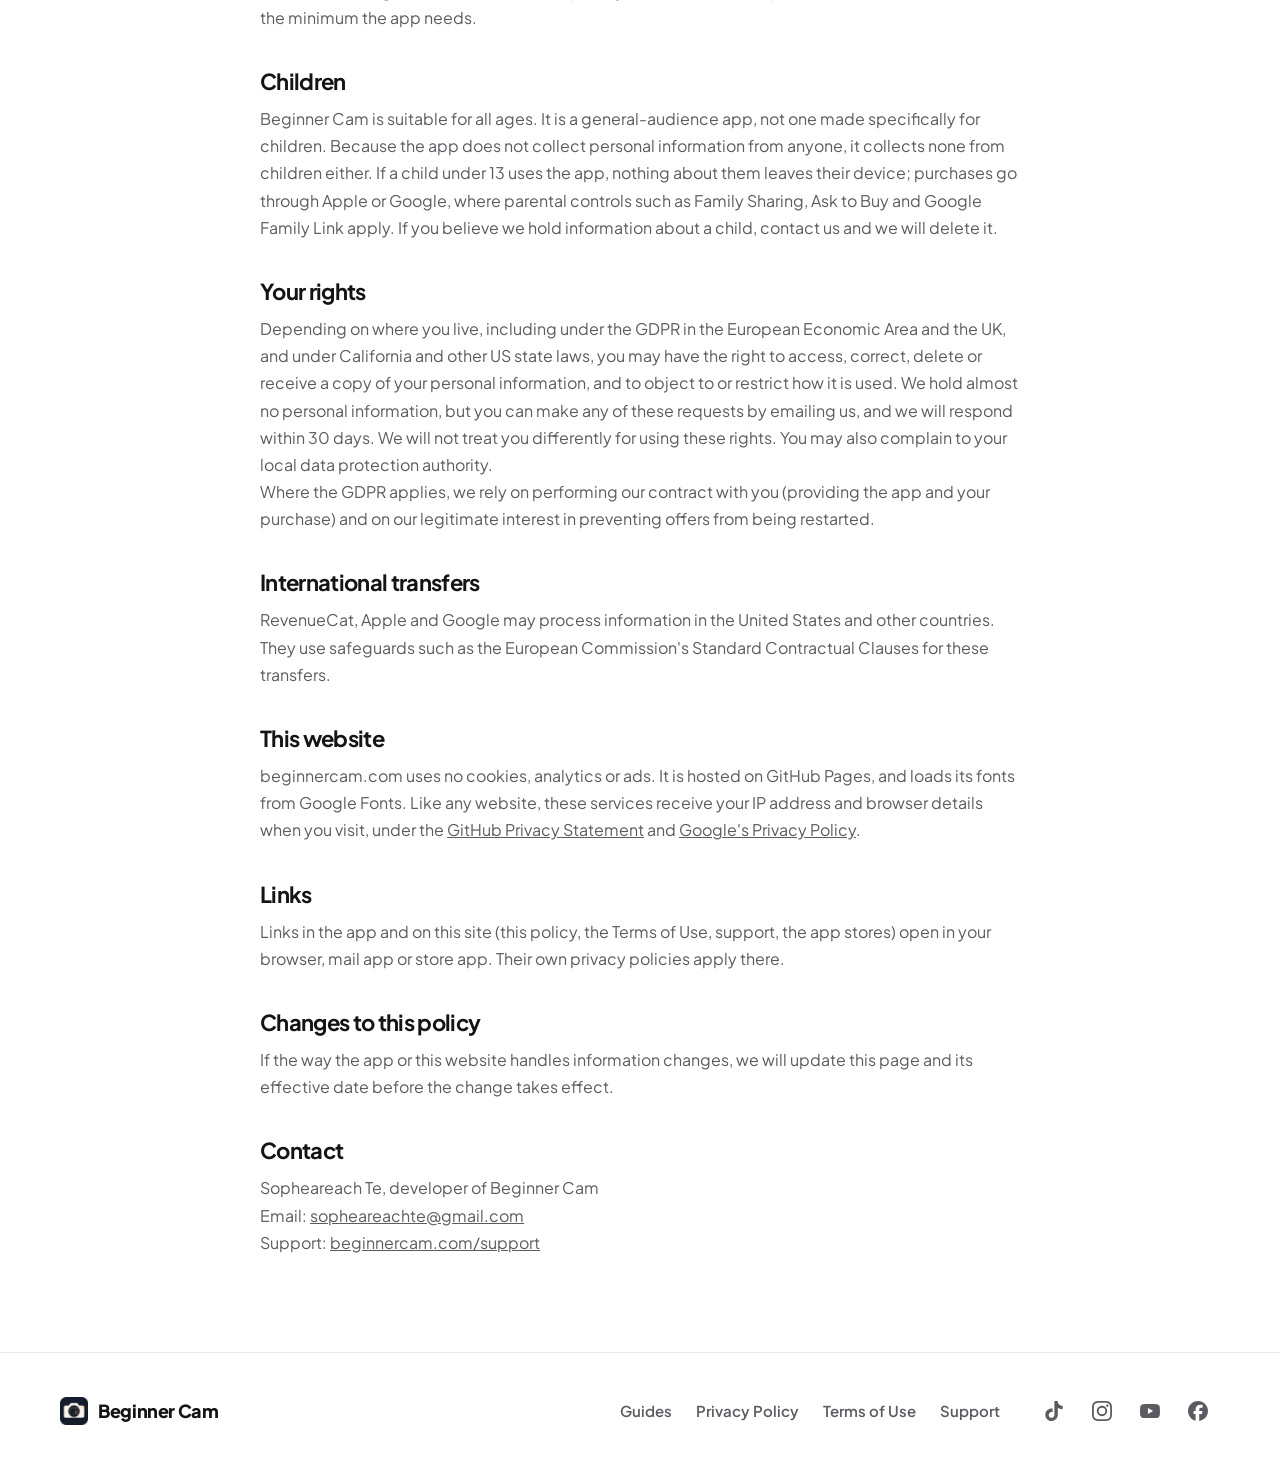
<file: privacy.html>
<!doctype html>
<html lang="en">
<head>
  <meta charset="utf-8">
  <meta name="viewport" content="width=device-width, initial-scale=1, viewport-fit=cover">
  <title>Privacy Policy – Beginner Cam</title>
  <meta name="description" content="How Beginner Cam handles your data: no account, no uploads, no ads or tracking. Your photos stay on your phone.">
  <link rel="canonical" href="https://beginnercam.com/privacy">
  <meta property="og:type" content="website">
  <meta property="og:site_name" content="Beginner Cam">
  <meta property="og:title" content="Privacy Policy – Beginner Cam">
  <meta property="og:description" content="How Beginner Cam handles your data: no account, no uploads, no ads or tracking. Your photos stay on your phone.">
  <meta property="og:url" content="https://beginnercam.com/privacy">
  <meta property="og:image" content="https://beginnercam.com/assets/og-image.jpg">
  <meta property="og:image:width" content="1200">
  <meta property="og:image:height" content="630">
  <meta name="twitter:card" content="summary_large_image">
  <link rel="icon" href="favicon.ico" sizes="48x48">
  <link rel="icon" href="assets/favicon-96.png" sizes="96x96" type="image/png">
  <link rel="apple-touch-icon" href="apple-touch-icon.png">
  <link rel="preconnect" href="https://fonts.googleapis.com">
  <link rel="preconnect" href="https://fonts.gstatic.com" crossorigin>
  <link href="https://fonts.googleapis.com/css2?family=Plus+Jakarta+Sans:wght@400;500;600;700;800&display=swap" rel="stylesheet">
  <link rel="stylesheet" href="css/style.css">
</head>
<body>
  <header class="nav">
    <div class="container nav__inner">
      <a class="brand" href="/"><img src="assets/icon.webp" alt="" width="36" height="36"><span>Beginner Cam</span></a>
      <a class="btn btn--dark btn--small" href="/#download" style="margin-left:auto">Get the app</a>
    </div>
  </header>
  <main class="legal container container--narrow">
    <h1>Privacy Policy</h1>
    <p class="updated">Effective November 5, 2026</p>

    <p>This policy explains how the Beginner Cam app for iPhone and Android ("Beginner Cam", "the app") and this website handle information. Beginner Cam is developed and published by Sopheareach Te ("we", "us"), who is responsible for your information under this policy.</p>

    <p class="note"><strong>In short:</strong> there is no account and no server of our own. Your photos never leave your phone unless you share them. We do not sell or share data for advertising, show ads, track you or use analytics. The only outside service the app uses is RevenueCat, to verify purchases.</p>

    <h2>Information we do not collect</h2>
    <ul>
      <li>We do not ask for your name, email address, phone number or any account.</li>
      <li>We do not upload, view or store your photos on any server.</li>
      <li>We do not use advertising identifiers (Apple's IDFA or Google's Advertising ID), track you across other apps or websites, or show ads.</li>
      <li>We do not collect your location. Location data is removed from photos the app saves, and saved videos carry no location.</li>
      <li>We do not collect contacts, browsing history, health, financial or other sensitive information.</li>
      <li>The app does not send usage analytics or crash reports to us or to any analytics service.</li>
    </ul>

    <h2>Permissions</h2>
    <p>The app asks for each permission only when you first use the feature that needs it. You can say no, or change your mind later in your phone's settings.</p>
    <ul>
      <li><strong>Camera:</strong> used only to show the live preview and take photos and videos inside the app.</li>
      <li><strong>Microphone:</strong> used only to record sound with your videos, including Dual. You can say no and still record videos without sound.</li>
      <li><strong>Photos / media:</strong> used only to save your photos to your photo library or gallery. On iPhone the app asks for "add only" access and cannot read or browse your existing photos. On Android it saves new photos and videos to your gallery and does not read your existing ones. If you add photos from your library (a Pro feature), you choose them in the system's photo picker, and the app receives only the ones you pick.</li>
      <li><strong>Notifications (optional):</strong> asked once after the short demo when you first open the app, and, if you choose Not now, once more after you save your first photo. Reminders are scheduled on your phone; nothing is sent from a server. You can turn them off in the app's Settings or in your phone's settings.</li>
    </ul>

    <h2>Information stored on your phone</h2>
    <ul>
      <li>Your onboarding answers (what you shoot, your vibe, where you post, your level) and your settings, such as language, appearance and notification preferences.</li>
      <li>The photos and videos you take, with your edits (look, crop, rotation, trim), kept in the app's own library until you delete them or delete the app.</li>
      <li>The start times of the welcome and limited-time offers, so an offer is not restarted. These are dates and times only.</li>
    </ul>
    <p>This information stays on your device and is never sent to us. To keep offers from restarting after a reinstall, the offer start times are also kept in your iPhone's Keychain and your own iCloud key-value storage on iPhone, or in your Google Android backup on Android if you have backup turned on. They contain no personal information. iCloud is handled under <a href="https://www.apple.com/legal/privacy/" rel="noopener">Apple's Privacy Policy</a> and Android backup under <a href="https://policies.google.com/privacy" rel="noopener">Google's Privacy Policy</a>.</p>

    <h2>Purchases</h2>
    <p>Purchases are made through the App Store (Apple) or Google Play (Google), who process the payment. We never see your payment details, name or email address.</p>
    <p>To check whether your unlock is active and to restore it, the app uses <a href="https://www.revenuecat.com/privacy" rel="noopener">RevenueCat</a>, a purchase-management service. RevenueCat receives:</p>
    <ul>
      <li>an anonymous app user ID created by the app,</li>
      <li>your purchase and transaction details (such as product, price, currency, date and store transaction ID),</li>
      <li>basic device and app information (such as the operating system and app version, country and the IP address of the request).</li>
    </ul>
    <p>It does not receive your name, email or photos. The App Store or Google Play may also tell the app when you first installed it, so that new and returning users see the right offer. This stays on your phone.</p>

    <h2>How we use information</h2>
    <p>We use the information above only to run the app: to show the guides and looks that fit what you shoot, remember your settings, keep your photos and videos in the app's library, schedule reminders you have allowed, show the right offer, and verify and restore your purchase. We do not use it for advertising, profiling or selling, and we do not combine it with information from other sources.</p>

    <h2>Who we share information with</h2>
    <ul>
      <li><strong>Apple or Google</strong>, to process purchases and refunds through their stores.</li>
      <li><strong>RevenueCat</strong>, as our service provider, only to verify and restore purchases. RevenueCat may use only the data it needs to provide this service to us and is required to protect it at least as well as this policy does.</li>
      <li><strong>Authorities</strong>, only if required by law.</li>
    </ul>
    <p>We do not sell personal information and do not share it for cross-context behavioral advertising.</p>

    <h2>Sharing your photos</h2>
    <p>When you share a photo, it goes only where you choose through your phone's share sheet, and is then handled by the app you share to. The caption can include a link to Beginner Cam on the App Store or Google Play. The link never contains anything that identifies you or your device. Pro users can turn the link off in Settings.</p>

    <h2>Data retention and deletion</h2>
    <ul>
      <li><strong>On your phone:</strong> kept until you delete it in the app or delete the app. Deleting the app removes all of its on-device data, except the offer start times kept in Keychain, iCloud or Android backup, which contain no personal information.</li>
      <li><strong>RevenueCat:</strong> purchase records are kept for as long as needed to provide and restore your purchase, and to meet tax and accounting obligations.</li>
      <li><strong>Deletion requests:</strong> email us at <a href="mailto:sopheareachte@gmail.com">sopheareachte@gmail.com</a> and we will have your purchase records deleted from RevenueCat within 30 days, except where the law requires us to keep them. Please include your store order ID (found in your App Store or Google Play purchase history) so we can find them. Deleting these records does not cancel or refund your purchase; you can restore it again later.</li>
    </ul>
    <p>Because there is no account, there is no account to delete.</p>

    <h2>Security</h2>
    <p>Information sent to RevenueCat travels over encrypted connections (HTTPS). Information on your phone is protected by your device's own security, such as your passcode and encryption. No method of storage or transmission is completely secure, but we keep the information we handle to the minimum the app needs.</p>

    <h2>Children</h2>
    <p>Beginner Cam is suitable for all ages. It is a general-audience app, not one made specifically for children. Because the app does not collect personal information from anyone, it collects none from children either. If a child under 13 uses the app, nothing about them leaves their device; purchases go through Apple or Google, where parental controls such as Family Sharing, Ask to Buy and Google Family Link apply. If you believe we hold information about a child, contact us and we will delete it.</p>

    <h2>Your rights</h2>
    <p>Depending on where you live, including under the GDPR in the European Economic Area and the UK, and under California and other US state laws, you may have the right to access, correct, delete or receive a copy of your personal information, and to object to or restrict how it is used. We hold almost no personal information, but you can make any of these requests by emailing us, and we will respond within 30 days. We will not treat you differently for using these rights. You may also complain to your local data protection authority.</p>
    <p>Where the GDPR applies, we rely on performing our contract with you (providing the app and your purchase) and on our legitimate interest in preventing offers from being restarted.</p>

    <h2>International transfers</h2>
    <p>RevenueCat, Apple and Google may process information in the United States and other countries. They use safeguards such as the European Commission's Standard Contractual Clauses for these transfers.</p>

    <h2>This website</h2>
    <p>beginnercam.com uses no cookies, analytics or ads. It is hosted on GitHub Pages, and loads its fonts from Google Fonts. Like any website, these services receive your IP address and browser details when you visit, under the <a href="https://docs.github.com/en/site-policy/privacy-policies/github-general-privacy-statement" rel="noopener">GitHub Privacy Statement</a> and <a href="https://policies.google.com/privacy" rel="noopener">Google's Privacy Policy</a>.</p>

    <h2>Links</h2>
    <p>Links in the app and on this site (this policy, the Terms of Use, support, the app stores) open in your browser, mail app or store app. Their own privacy policies apply there.</p>

    <h2>Changes to this policy</h2>
    <p>If the way the app or this website handles information changes, we will update this page and its effective date before the change takes effect.</p>

    <h2>Contact</h2>
    <p>Sopheareach Te, developer of Beginner Cam<br>
    Email: <a href="mailto:sopheareachte@gmail.com">sopheareachte@gmail.com</a><br>
    Support: <a href="/support">beginnercam.com/support</a></p>
  </main>
  <footer class="footer">
    <div class="container footer__inner">
      <a class="brand" href="/"><img src="assets/icon.webp" alt="" width="28" height="28"><span>Beginner Cam</span></a>
      <nav aria-label="Footer">
        <a href="/guides/">Guides</a>
        <a href="/privacy">Privacy Policy</a>
        <a href="/terms">Terms of Use</a>
        <a href="/support">Support</a>
      </nav>
      <ul class="social" aria-label="Follow Beginner Cam">
        <li><a href="https://www.tiktok.com/@beginnercamapp" rel="me noopener" target="_blank" aria-label="Beginner Cam on TikTok"><svg viewBox="0 0 24 24" aria-hidden="true"><path fill="currentColor" d="M12.525.02c1.31-.02 2.61-.01 3.91-.02.08 1.53.63 3.09 1.75 4.17 1.12 1.11 2.7 1.62 4.24 1.79v4.03c-1.44-.05-2.89-.35-4.2-.97-.57-.26-1.1-.59-1.62-.93-.01 2.92.01 5.84-.02 8.75-.08 1.4-.54 2.79-1.35 3.94-1.31 1.92-3.58 3.17-5.91 3.21-1.43.08-2.86-.31-4.08-1.03-2.02-1.19-3.44-3.37-3.65-5.71-.02-.5-.03-1-.01-1.49.18-1.9 1.12-3.72 2.58-4.96 1.66-1.44 3.98-2.13 6.15-1.72.02 1.48-.04 2.96-.04 4.44-.99-.32-2.15-.23-3.02.37-.63.41-1.11 1.04-1.36 1.75-.21.51-.15 1.07-.14 1.61.24 1.64 1.82 3.02 3.5 2.87 1.12-.01 2.19-.66 2.77-1.61.19-.33.4-.67.41-1.06.1-1.79.06-3.57.07-5.36.01-4.03-.01-8.05.02-12.07z"/></svg></a></li>
        <li><a href="https://www.instagram.com/beginnercamapp/" rel="me noopener" target="_blank" aria-label="Beginner Cam on Instagram"><svg viewBox="0 0 24 24" aria-hidden="true"><path fill="currentColor" d="M7.0301.084c-1.2768.0602-2.1487.264-2.911.5634-.7888.3075-1.4575.72-2.1228 1.3877-.6652.6677-1.075 1.3368-1.3802 2.127-.2954.7638-.4956 1.6365-.552 2.914-.0564 1.2775-.0689 1.6882-.0626 4.947.0062 3.2586.0206 3.6671.0825 4.9473.061 1.2765.264 2.1482.5635 2.9107.308.7889.72 1.4573 1.388 2.1228.6679.6655 1.3365 1.0743 2.1285 1.38.7632.295 1.6361.4961 2.9134.552 1.2773.056 1.6884.069 4.9462.0627 3.2578-.0062 3.668-.0207 4.9478-.0814 1.28-.0607 2.147-.2652 2.9098-.5633.7889-.3086 1.4578-.72 2.1228-1.3881.665-.6682 1.0745-1.3378 1.3795-2.1284.2957-.7632.4966-1.636.552-2.9124.056-1.2809.0692-1.6898.063-4.948-.0063-3.2583-.021-3.6668-.0817-4.9465-.0607-1.2797-.264-2.1487-.5633-2.9117-.3084-.7889-.72-1.4568-1.3876-2.1228C21.2982 1.33 20.628.9208 19.8378.6165 19.074.321 18.2017.1197 16.9244.0645 15.6471.0093 15.236-.005 11.977.0014 8.718.0076 8.31.0215 7.0301.0839m.1402 21.6932c-1.17-.0509-1.8053-.2453-2.2287-.408-.5606-.216-.96-.4771-1.3819-.895-.422-.4178-.6811-.8186-.9-1.378-.1644-.4234-.3624-1.058-.4171-2.228-.0595-1.2645-.072-1.6442-.079-4.848-.007-3.2037.0053-3.583.0607-4.848.05-1.169.2456-1.805.408-2.2282.216-.5613.4762-.96.895-1.3816.4188-.4217.8184-.6814 1.3783-.9003.423-.1651 1.0575-.3614 2.227-.4171 1.2655-.06 1.6447-.072 4.848-.079 3.2033-.007 3.5835.005 4.8495.0608 1.169.0508 1.8053.2445 2.228.408.5608.216.96.4754 1.3816.895.4217.4194.6816.8176.9005 1.3787.1653.4217.3617 1.056.4169 2.2263.0602 1.2655.0739 1.645.0796 4.848.0058 3.203-.0055 3.5834-.061 4.848-.051 1.17-.245 1.8055-.408 2.2294-.216.5604-.4763.96-.8954 1.3814-.419.4215-.8181.6811-1.3783.9-.4224.1649-1.0577.3617-2.2262.4174-1.2656.0595-1.6448.072-4.8493.079-3.2045.007-3.5825-.006-4.848-.0608M16.953 5.5864A1.44 1.44 0 1 0 18.39 4.144a1.44 1.44 0 0 0-1.437 1.4424M5.8385 12.012c.0067 3.4032 2.7706 6.1557 6.173 6.1493 3.4026-.0065 6.157-2.7701 6.1506-6.1733-.0065-3.4032-2.771-6.1565-6.174-6.1498-3.403.0067-6.156 2.771-6.1496 6.1738M8 12.0077a4 4 0 1 1 4.008 3.9921A3.9996 3.9996 0 0 1 8 12.0077"/></svg></a></li>
        <li><a href="https://www.youtube.com/@Beginnercamapp" rel="me noopener" target="_blank" aria-label="Beginner Cam on YouTube"><svg viewBox="0 0 24 24" aria-hidden="true"><path fill="currentColor" d="M23.498 6.186a3.016 3.016 0 0 0-2.122-2.136C19.505 3.545 12 3.545 12 3.545s-7.505 0-9.377.505A3.017 3.017 0 0 0 .502 6.186C0 8.07 0 12 0 12s0 3.93.502 5.814a3.016 3.016 0 0 0 2.122 2.136c1.871.505 9.376.505 9.376.505s7.505 0 9.377-.505a3.015 3.015 0 0 0 2.122-2.136C24 15.93 24 12 24 12s0-3.93-.502-5.814zM9.545 15.568V8.432L15.818 12l-6.273 3.568z"/></svg></a></li>
        <li><a href="https://www.facebook.com/beginnercamapp" rel="me noopener" target="_blank" aria-label="Beginner Cam on Facebook"><svg viewBox="0 0 24 24" aria-hidden="true"><path fill="currentColor" d="M9.101 23.691v-7.98H6.627v-3.667h2.474v-1.58c0-4.085 1.848-5.978 5.858-5.978.401 0 .955.042 1.468.103a8.68 8.68 0 0 1 1.141.195v3.325a8.623 8.623 0 0 0-.653-.036 26.805 26.805 0 0 0-.733-.009c-.707 0-1.259.096-1.675.309a1.686 1.686 0 0 0-.679.622c-.258.42-.374.995-.374 1.752v1.297h3.919l-.386 2.103-.287 1.564h-3.246v8.245C19.396 23.238 24 18.179 24 12.044c0-6.627-5.373-12-12-12s-12 5.373-12 12c0 5.628 3.874 10.35 9.101 11.647Z"/></svg></a></li>
      </ul>
    </div>
  </footer>
</body>
</html>
</file>
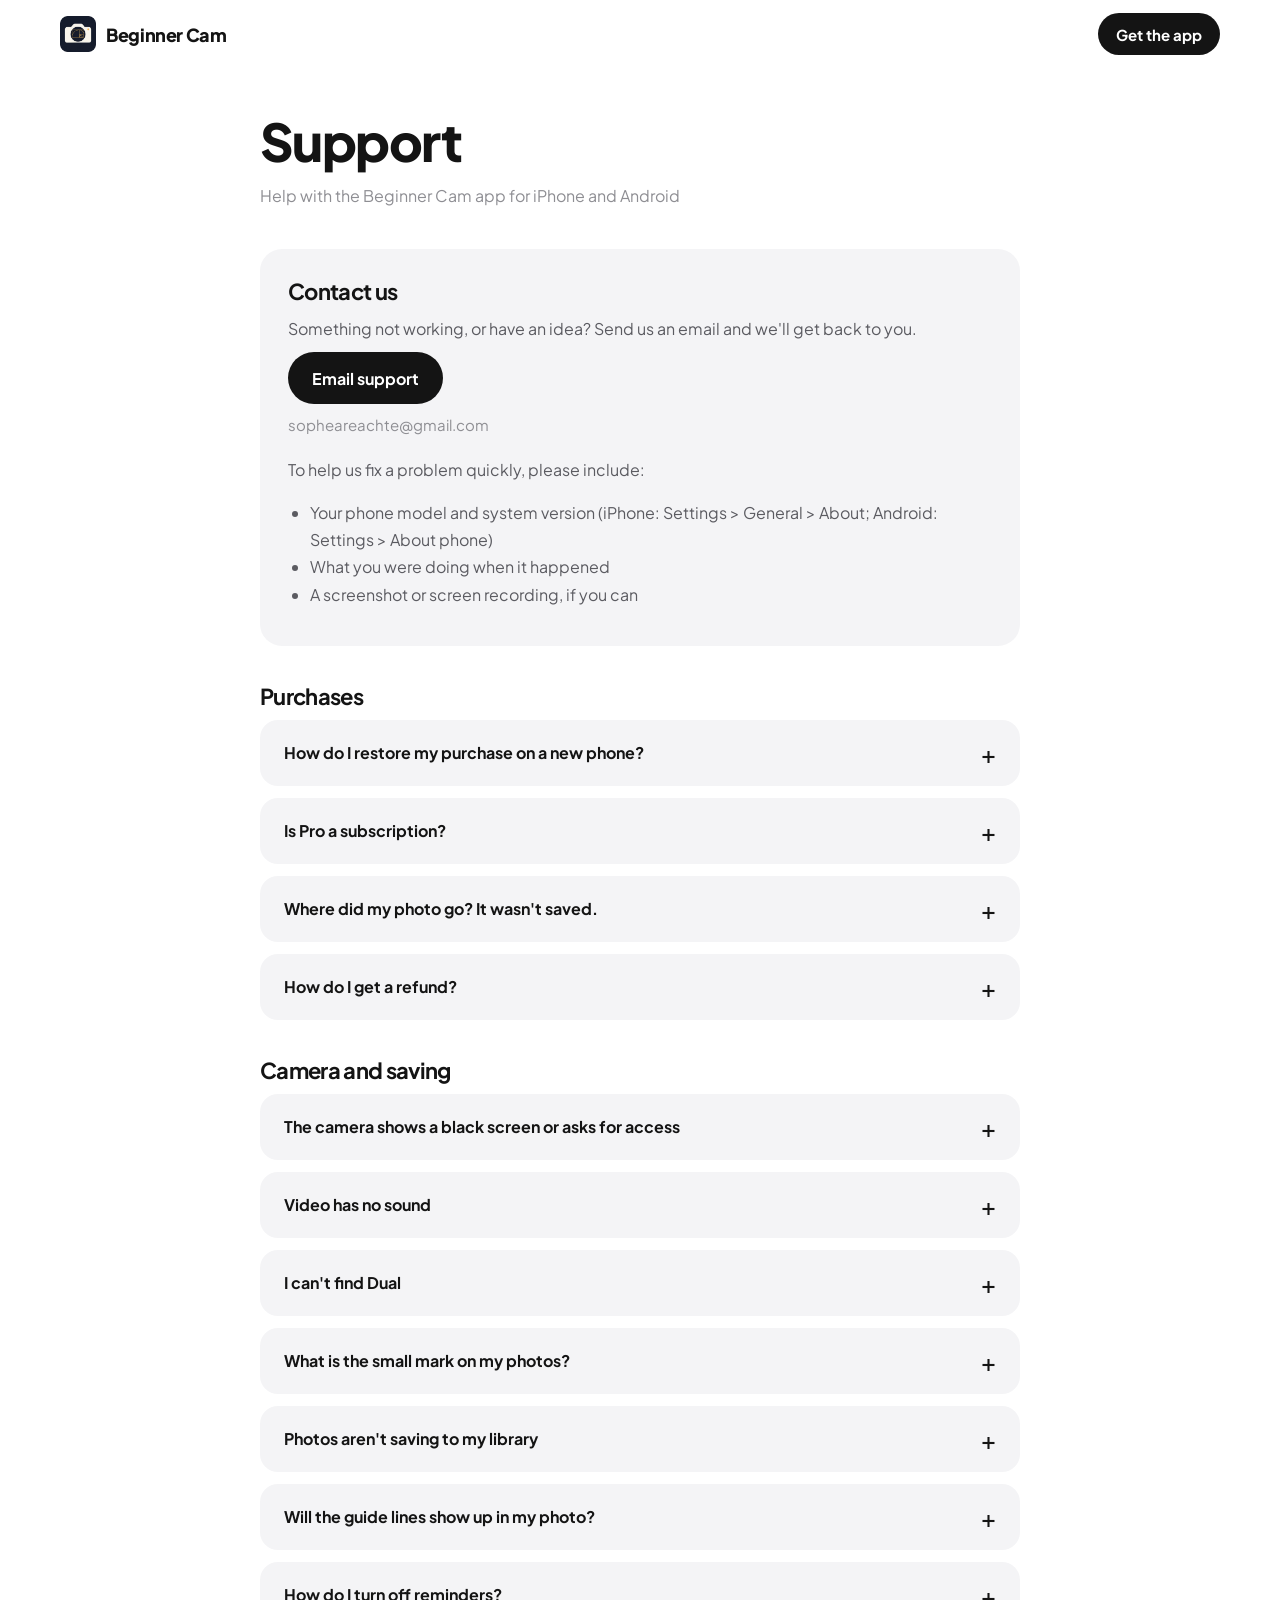
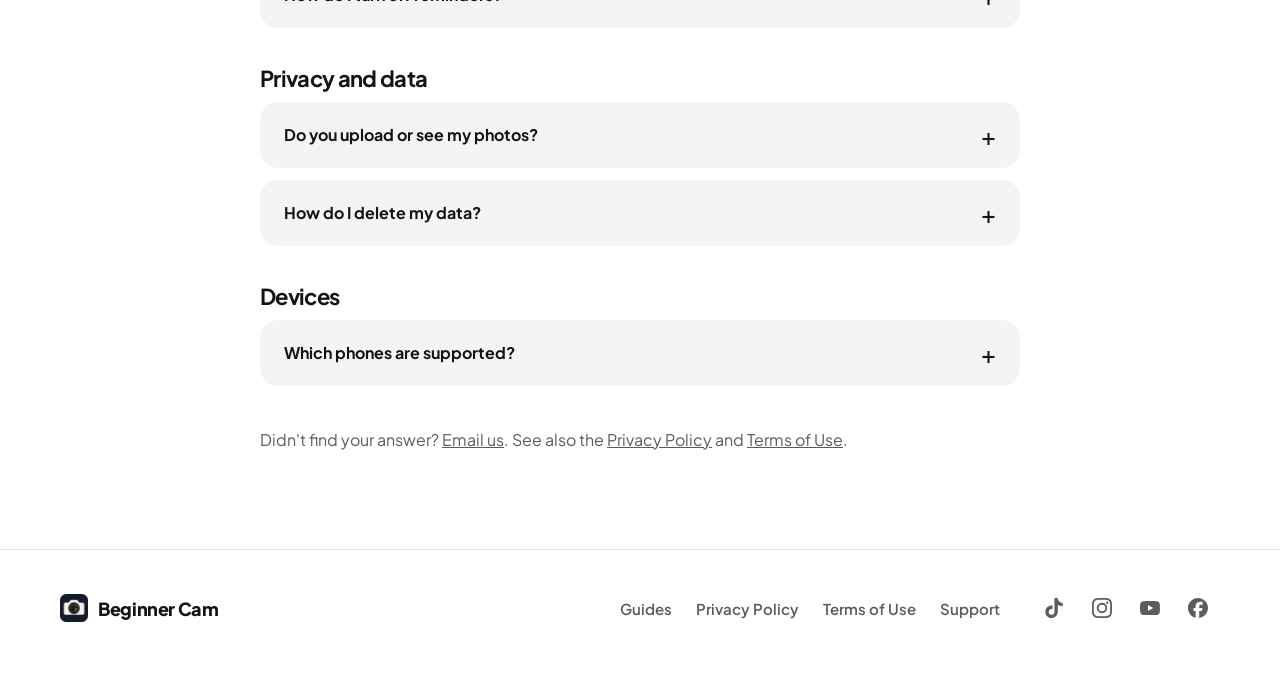
<file: support.html>
<!doctype html>
<html lang="en">
<head>
  <meta charset="utf-8">
  <meta name="viewport" content="width=device-width, initial-scale=1, viewport-fit=cover">
  <title>Support – Beginner Cam</title>
  <meta name="description" content="Get help with Beginner Cam for iPhone and Android: contact support, restore purchases, fix camera and saving issues, and find answers to common questions.">
  <link rel="canonical" href="https://beginnercam.com/support">
  <meta property="og:type" content="website">
  <meta property="og:site_name" content="Beginner Cam">
  <meta property="og:title" content="Support – Beginner Cam">
  <meta property="og:description" content="Get help with Beginner Cam for iPhone and Android: contact support, restore purchases, fix camera and saving issues, and find answers to common questions.">
  <meta property="og:url" content="https://beginnercam.com/support">
  <meta property="og:image" content="https://beginnercam.com/assets/og-image.jpg">
  <meta property="og:image:width" content="1200">
  <meta property="og:image:height" content="630">
  <meta name="twitter:card" content="summary_large_image">
  <link rel="icon" href="favicon.ico" sizes="48x48">
  <link rel="icon" href="assets/favicon-96.png" sizes="96x96" type="image/png">
  <link rel="apple-touch-icon" href="apple-touch-icon.png">
  <link rel="preconnect" href="https://fonts.googleapis.com">
  <link rel="preconnect" href="https://fonts.gstatic.com" crossorigin>
  <link href="https://fonts.googleapis.com/css2?family=Plus+Jakarta+Sans:wght@400;500;600;700;800&display=swap" rel="stylesheet">
  <link rel="stylesheet" href="css/style.css">
</head>
<body>
  <header class="nav">
    <div class="container nav__inner">
      <a class="brand" href="/"><img src="assets/icon.webp" alt="" width="36" height="36"><span>Beginner Cam</span></a>
      <a class="btn btn--dark btn--small" href="/#download" style="margin-left:auto">Get the app</a>
    </div>
  </header>
  <main class="legal container container--narrow">
    <h1>Support</h1>
    <p class="updated">Help with the Beginner Cam app for iPhone and Android</p>

    <section class="support-contact" aria-labelledby="contact-title">
      <h2 id="contact-title">Contact us</h2>
      <p>Something not working, or have an idea? Send us an email and we'll get back to you.</p>
      <a class="btn btn--dark" href="mailto:sopheareachte@gmail.com?subject=Beginner%20Cam%20support">Email support</a>
      <p class="support-contact__email">sopheareachte@gmail.com</p>
      <p>To help us fix a problem quickly, please include:</p>
      <ul>
        <li>Your phone model and system version (iPhone: Settings &gt; General &gt; About; Android: Settings &gt; About phone)</li>
        <li>What you were doing when it happened</li>
        <li>A screenshot or screen recording, if you can</li>
      </ul>
    </section>

    <h2>Purchases</h2>
    <div class="faq">
      <details>
        <summary>How do I restore my purchase on a new phone?</summary>
        <p>Your purchase is tied to the Apple ID or Google account you bought it with. Sign in to the same account on your new phone, open Beginner Cam and tap "Restore Purchases". This also works after deleting and reinstalling the app. A purchase made on iPhone does not carry over to Android, or the other way around.</p>
      </details>
      <details>
        <summary>Is Pro a subscription?</summary>
        <p>No. Pro is a one-time payment that unlocks all Pro guides and looks, saving and sharing Dual videos and photos, and adding photos from your library, for good. It also removes the small Beginner Cam mark from your photos and videos. It never renews, so there is nothing to cancel.</p>
      </details>
      <details>
        <summary>Where did my photo go? It wasn't saved.</summary>
        <p>Every photo and video you take goes straight into the app's own library (the Photos button on Home, or the thumbnail beside the shutter), so nothing is lost. Shots made with a Pro guide or look, or with Dual, stay there until you unlock Pro; then you can save or share them.</p>
      </details>
      <details>
        <summary>How do I get a refund?</summary>
        <p>Payments are processed by Apple or Google, so refunds are too. On iPhone, request one at <a href="https://reportaproblem.apple.com" rel="noopener">reportaproblem.apple.com</a>, sign in with your Apple ID and choose the purchase. On Android, request one from your <a href="https://play.google.com/store/account/orderhistory" rel="noopener">Google Play order history</a> or see <a href="https://support.google.com/googleplay/answer/2479637" rel="noopener">Google Play's refund policy</a>. If you get stuck, email us and we'll help.</p>
      </details>
    </div>

    <h2>Camera and saving</h2>
    <div class="faq">
      <details>
        <summary>The camera shows a black screen or asks for access</summary>
        <p>Beginner Cam needs camera access to show the live preview. On iPhone, open Settings &gt; Beginner Cam and turn on Camera. On Android, open Settings &gt; Apps &gt; Beginner Cam &gt; Permissions and allow Camera. Then reopen the app.</p>
      </details>
      <details>
        <summary>Video has no sound</summary>
        <p>Video and Dual need microphone access to record sound. On iPhone, open Settings &gt; Beginner Cam and turn on Microphone. On Android, open Settings &gt; Apps &gt; Beginner Cam &gt; Permissions and allow Microphone.</p>
      </details>
      <details>
        <summary>I can't find Dual</summary>
        <p>Dual needs a phone that can run the back and front cameras at the same time: iPhone XS or later, and many recent Android phones. On other phones the camera shows Photo and Video only. If the phone gets too hot, a long Dual clip stops and saves itself.</p>
      </details>
      <details>
        <summary>What is the small mark on my photos?</summary>
        <p>The free version adds a small Beginner Cam mark in the corner of saved and shared photos and videos. Pro removes it everywhere, including shots you already took. Your original is never changed.</p>
      </details>
      <details>
        <summary>Photos aren't saving to my library</summary>
        <p>If the photo used a Pro guide or look, or Dual, it is waiting in the app's own library until you unlock Pro. Otherwise, on iPhone open Settings &gt; Beginner Cam &gt; Photos and choose "Add Photos Only". On Android, check that your phone has free storage space.</p>
      </details>
      <details>
        <summary>Will the guide lines show up in my photo?</summary>
        <p>No. Guides are shown on screen only while you shoot and are never saved into your photos.</p>
      </details>
      <details>
        <summary>How do I turn off reminders?</summary>
        <p>Turn them off in the app's Settings. You can also use iPhone Settings &gt; Beginner Cam &gt; Notifications, or Android Settings &gt; Apps &gt; Beginner Cam &gt; Notifications.</p>
      </details>
    </div>

    <h2>Privacy and data</h2>
    <div class="faq">
      <details>
        <summary>Do you upload or see my photos?</summary>
        <p>No. There is no account and no upload. Your photos stay on your phone unless you share them yourself. Read the full <a href="/privacy">Privacy Policy</a>.</p>
      </details>
      <details>
        <summary>How do I delete my data?</summary>
        <p>Everything the app stores about you lives on your phone, so deleting the app removes it. There is no account to delete. The only copy kept elsewhere is your anonymous purchase record at RevenueCat, our purchase service. To have it deleted, email us with your App Store or Google Play order ID and we'll do it within 30 days. This does not cancel or refund your purchase.</p>
      </details>
    </div>

    <h2>Devices</h2>
    <div class="faq">
      <details>
        <summary>Which phones are supported?</summary>
        <p>Any iPhone running iOS 16 or later. Any Android phone running Android 8.0 or later, through <a href="https://play.google.com/store/apps/details?id=com.reach.beginnercamera" rel="noopener">Google Play</a>.</p>
      </details>
    </div>

    <p class="support-more">Didn't find your answer? <a href="mailto:sopheareachte@gmail.com?subject=Beginner%20Cam%20support">Email us</a>. See also the <a href="/privacy">Privacy Policy</a> and <a href="/terms">Terms of Use</a>.</p>
  </main>
  <footer class="footer">
    <div class="container footer__inner">
      <a class="brand" href="/"><img src="assets/icon.webp" alt="" width="28" height="28"><span>Beginner Cam</span></a>
      <nav aria-label="Footer">
        <a href="/guides/">Guides</a>
        <a href="/privacy">Privacy Policy</a>
        <a href="/terms">Terms of Use</a>
        <a href="/support">Support</a>
      </nav>
      <ul class="social" aria-label="Follow Beginner Cam">
        <li><a href="https://www.tiktok.com/@beginnercamapp" rel="me noopener" target="_blank" aria-label="Beginner Cam on TikTok"><svg viewBox="0 0 24 24" aria-hidden="true"><path fill="currentColor" d="M12.525.02c1.31-.02 2.61-.01 3.91-.02.08 1.53.63 3.09 1.75 4.17 1.12 1.11 2.7 1.62 4.24 1.79v4.03c-1.44-.05-2.89-.35-4.2-.97-.57-.26-1.1-.59-1.62-.93-.01 2.92.01 5.84-.02 8.75-.08 1.4-.54 2.79-1.35 3.94-1.31 1.92-3.58 3.17-5.91 3.21-1.43.08-2.86-.31-4.08-1.03-2.02-1.19-3.44-3.37-3.65-5.71-.02-.5-.03-1-.01-1.49.18-1.9 1.12-3.72 2.58-4.96 1.66-1.44 3.98-2.13 6.15-1.72.02 1.48-.04 2.96-.04 4.44-.99-.32-2.15-.23-3.02.37-.63.41-1.11 1.04-1.36 1.75-.21.51-.15 1.07-.14 1.61.24 1.64 1.82 3.02 3.5 2.87 1.12-.01 2.19-.66 2.77-1.61.19-.33.4-.67.41-1.06.1-1.79.06-3.57.07-5.36.01-4.03-.01-8.05.02-12.07z"/></svg></a></li>
        <li><a href="https://www.instagram.com/beginnercamapp/" rel="me noopener" target="_blank" aria-label="Beginner Cam on Instagram"><svg viewBox="0 0 24 24" aria-hidden="true"><path fill="currentColor" d="M7.0301.084c-1.2768.0602-2.1487.264-2.911.5634-.7888.3075-1.4575.72-2.1228 1.3877-.6652.6677-1.075 1.3368-1.3802 2.127-.2954.7638-.4956 1.6365-.552 2.914-.0564 1.2775-.0689 1.6882-.0626 4.947.0062 3.2586.0206 3.6671.0825 4.9473.061 1.2765.264 2.1482.5635 2.9107.308.7889.72 1.4573 1.388 2.1228.6679.6655 1.3365 1.0743 2.1285 1.38.7632.295 1.6361.4961 2.9134.552 1.2773.056 1.6884.069 4.9462.0627 3.2578-.0062 3.668-.0207 4.9478-.0814 1.28-.0607 2.147-.2652 2.9098-.5633.7889-.3086 1.4578-.72 2.1228-1.3881.665-.6682 1.0745-1.3378 1.3795-2.1284.2957-.7632.4966-1.636.552-2.9124.056-1.2809.0692-1.6898.063-4.948-.0063-3.2583-.021-3.6668-.0817-4.9465-.0607-1.2797-.264-2.1487-.5633-2.9117-.3084-.7889-.72-1.4568-1.3876-2.1228C21.2982 1.33 20.628.9208 19.8378.6165 19.074.321 18.2017.1197 16.9244.0645 15.6471.0093 15.236-.005 11.977.0014 8.718.0076 8.31.0215 7.0301.0839m.1402 21.6932c-1.17-.0509-1.8053-.2453-2.2287-.408-.5606-.216-.96-.4771-1.3819-.895-.422-.4178-.6811-.8186-.9-1.378-.1644-.4234-.3624-1.058-.4171-2.228-.0595-1.2645-.072-1.6442-.079-4.848-.007-3.2037.0053-3.583.0607-4.848.05-1.169.2456-1.805.408-2.2282.216-.5613.4762-.96.895-1.3816.4188-.4217.8184-.6814 1.3783-.9003.423-.1651 1.0575-.3614 2.227-.4171 1.2655-.06 1.6447-.072 4.848-.079 3.2033-.007 3.5835.005 4.8495.0608 1.169.0508 1.8053.2445 2.228.408.5608.216.96.4754 1.3816.895.4217.4194.6816.8176.9005 1.3787.1653.4217.3617 1.056.4169 2.2263.0602 1.2655.0739 1.645.0796 4.848.0058 3.203-.0055 3.5834-.061 4.848-.051 1.17-.245 1.8055-.408 2.2294-.216.5604-.4763.96-.8954 1.3814-.419.4215-.8181.6811-1.3783.9-.4224.1649-1.0577.3617-2.2262.4174-1.2656.0595-1.6448.072-4.8493.079-3.2045.007-3.5825-.006-4.848-.0608M16.953 5.5864A1.44 1.44 0 1 0 18.39 4.144a1.44 1.44 0 0 0-1.437 1.4424M5.8385 12.012c.0067 3.4032 2.7706 6.1557 6.173 6.1493 3.4026-.0065 6.157-2.7701 6.1506-6.1733-.0065-3.4032-2.771-6.1565-6.174-6.1498-3.403.0067-6.156 2.771-6.1496 6.1738M8 12.0077a4 4 0 1 1 4.008 3.9921A3.9996 3.9996 0 0 1 8 12.0077"/></svg></a></li>
        <li><a href="https://www.youtube.com/@Beginnercamapp" rel="me noopener" target="_blank" aria-label="Beginner Cam on YouTube"><svg viewBox="0 0 24 24" aria-hidden="true"><path fill="currentColor" d="M23.498 6.186a3.016 3.016 0 0 0-2.122-2.136C19.505 3.545 12 3.545 12 3.545s-7.505 0-9.377.505A3.017 3.017 0 0 0 .502 6.186C0 8.07 0 12 0 12s0 3.93.502 5.814a3.016 3.016 0 0 0 2.122 2.136c1.871.505 9.376.505 9.376.505s7.505 0 9.377-.505a3.015 3.015 0 0 0 2.122-2.136C24 15.93 24 12 24 12s0-3.93-.502-5.814zM9.545 15.568V8.432L15.818 12l-6.273 3.568z"/></svg></a></li>
        <li><a href="https://www.facebook.com/beginnercamapp" rel="me noopener" target="_blank" aria-label="Beginner Cam on Facebook"><svg viewBox="0 0 24 24" aria-hidden="true"><path fill="currentColor" d="M9.101 23.691v-7.98H6.627v-3.667h2.474v-1.58c0-4.085 1.848-5.978 5.858-5.978.401 0 .955.042 1.468.103a8.68 8.68 0 0 1 1.141.195v3.325a8.623 8.623 0 0 0-.653-.036 26.805 26.805 0 0 0-.733-.009c-.707 0-1.259.096-1.675.309a1.686 1.686 0 0 0-.679.622c-.258.42-.374.995-.374 1.752v1.297h3.919l-.386 2.103-.287 1.564h-3.246v8.245C19.396 23.238 24 18.179 24 12.044c0-6.627-5.373-12-12-12s-12 5.373-12 12c0 5.628 3.874 10.35 9.101 11.647Z"/></svg></a></li>
      </ul>
    </div>
  </footer>
</body>
</html>
</file>
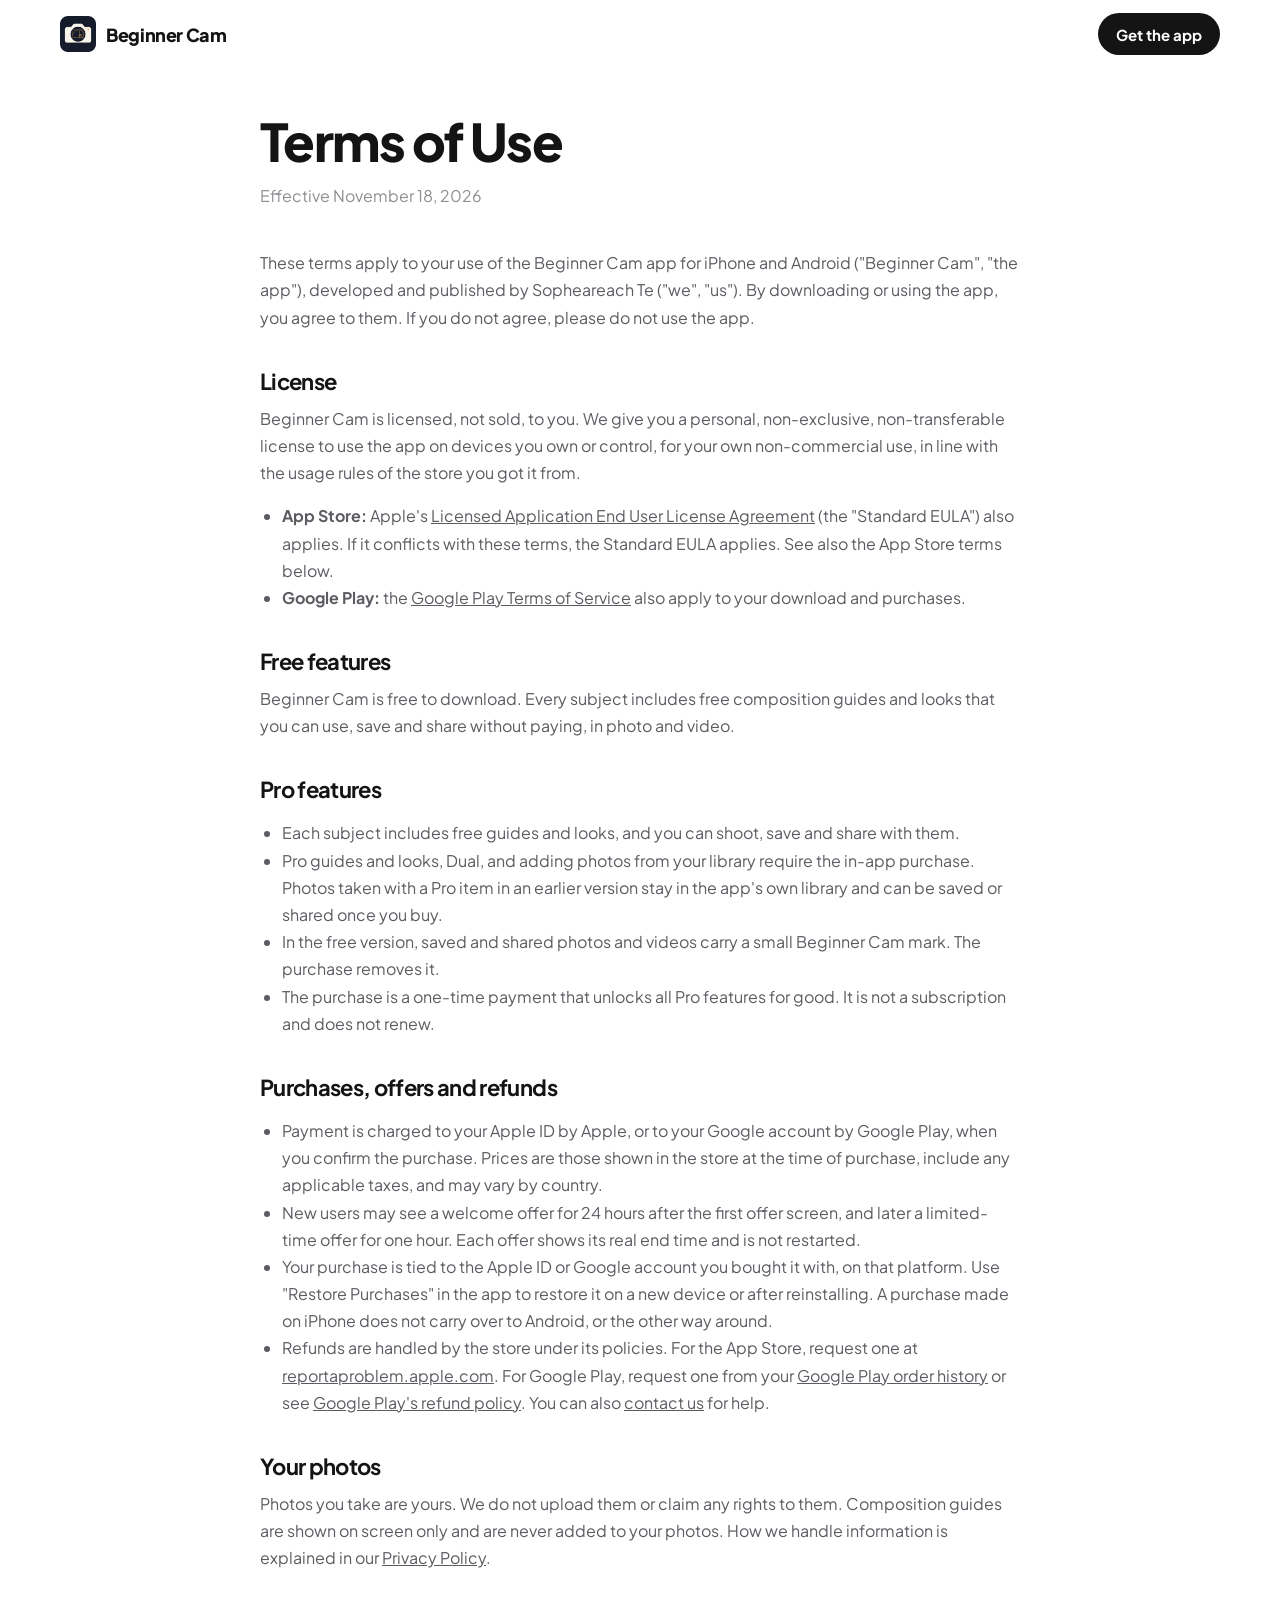
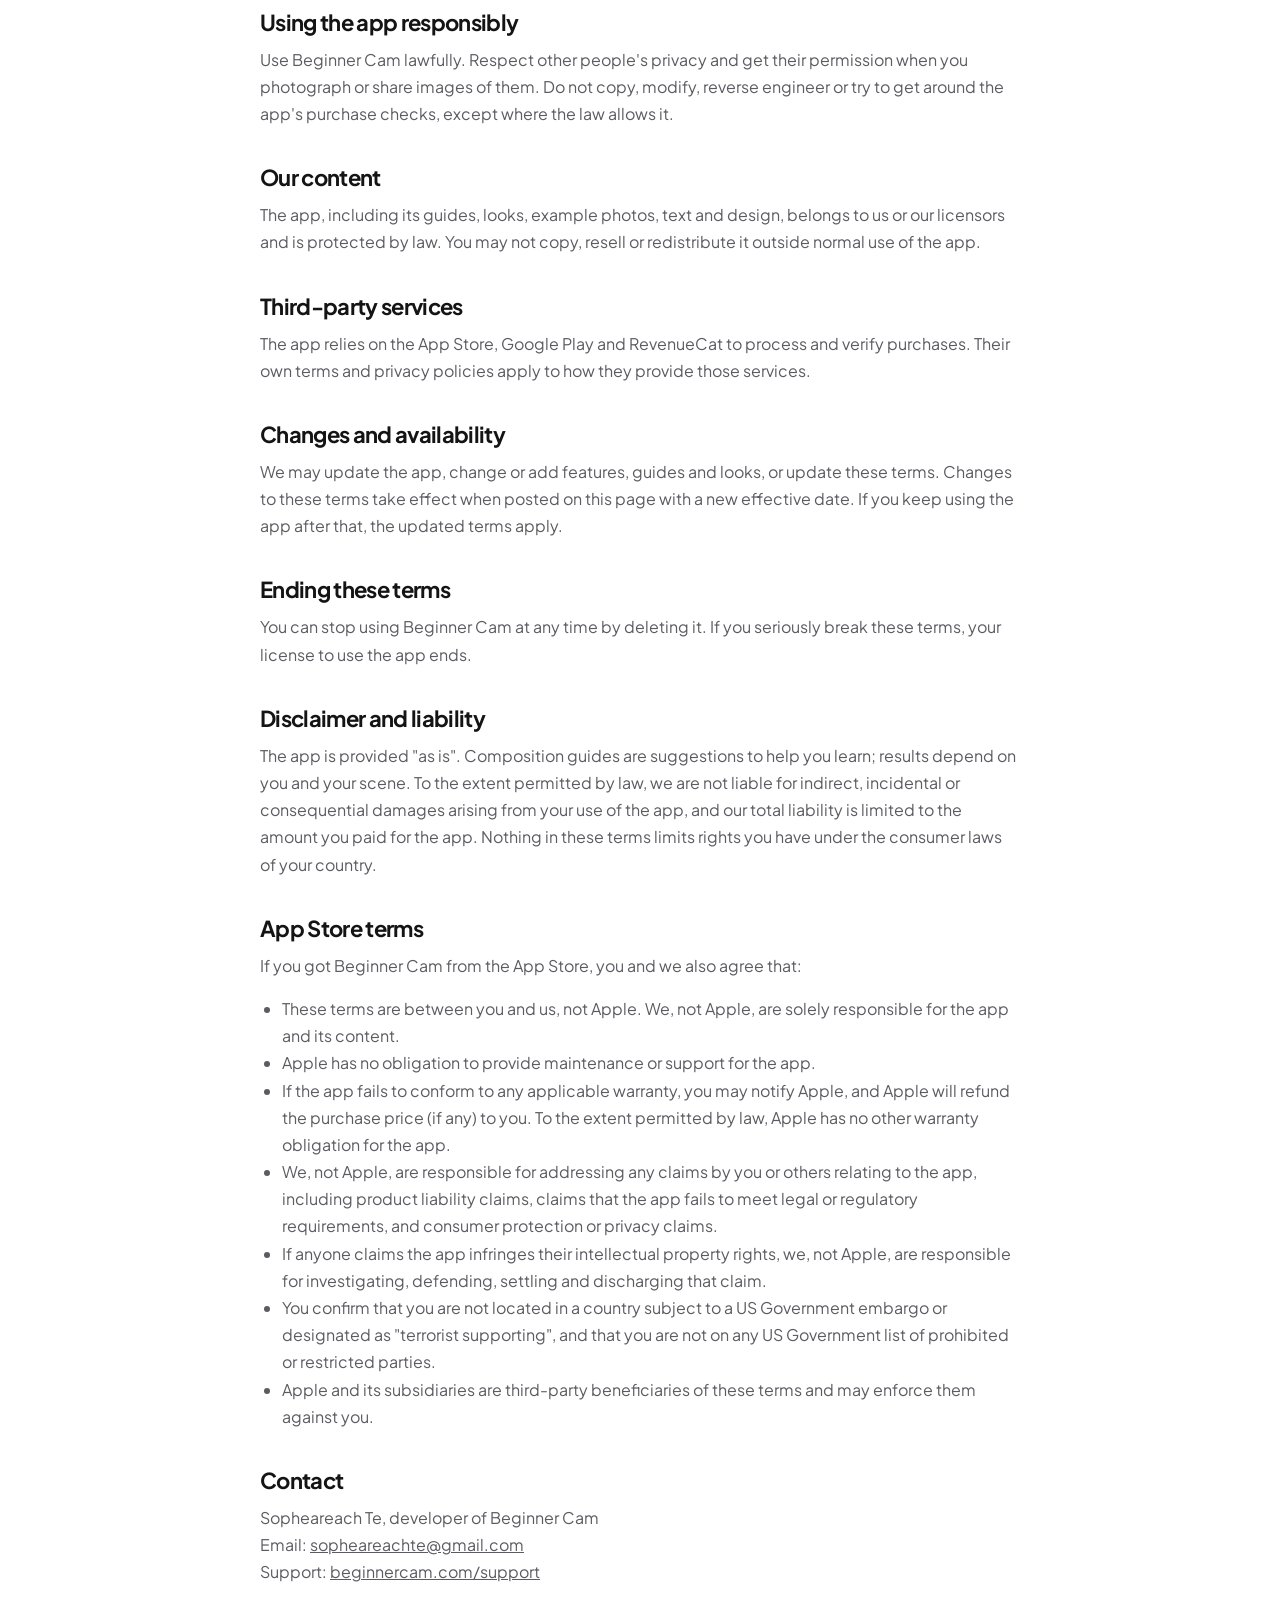
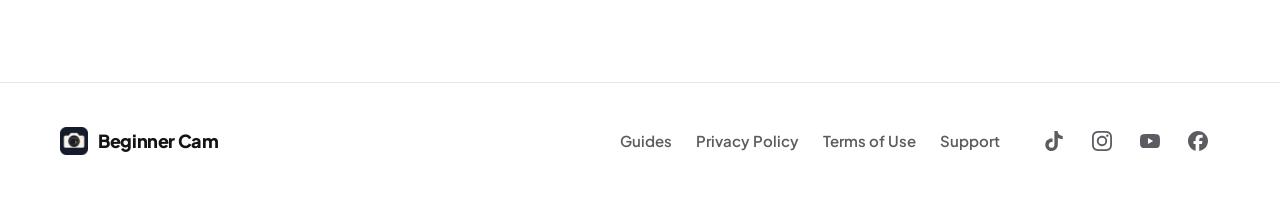
<file: terms.html>
<!doctype html>
<html lang="en">
<head>
  <meta charset="utf-8">
  <meta name="viewport" content="width=device-width, initial-scale=1, viewport-fit=cover">
  <title>Terms of Use – Beginner Cam</title>
  <meta name="description" content="Terms of Use for the Beginner Cam app for iPhone and Android: license, Pro purchase, refunds and App Store terms.">
  <link rel="canonical" href="https://beginnercam.com/terms">
  <meta property="og:type" content="website">
  <meta property="og:site_name" content="Beginner Cam">
  <meta property="og:title" content="Terms of Use – Beginner Cam">
  <meta property="og:description" content="Terms of Use for the Beginner Cam app for iPhone and Android: license, Pro purchase, refunds and App Store terms.">
  <meta property="og:url" content="https://beginnercam.com/terms">
  <meta property="og:image" content="https://beginnercam.com/assets/og-image.jpg">
  <meta property="og:image:width" content="1200">
  <meta property="og:image:height" content="630">
  <meta name="twitter:card" content="summary_large_image">
  <link rel="icon" href="favicon.ico" sizes="48x48">
  <link rel="icon" href="assets/favicon-96.png" sizes="96x96" type="image/png">
  <link rel="apple-touch-icon" href="apple-touch-icon.png">
  <link rel="preconnect" href="https://fonts.googleapis.com">
  <link rel="preconnect" href="https://fonts.gstatic.com" crossorigin>
  <link href="https://fonts.googleapis.com/css2?family=Plus+Jakarta+Sans:wght@400;500;600;700;800&display=swap" rel="stylesheet">
  <link rel="stylesheet" href="css/style.css">
</head>
<body>
  <header class="nav">
    <div class="container nav__inner">
      <a class="brand" href="/"><img src="assets/icon.webp" alt="" width="36" height="36"><span>Beginner Cam</span></a>
      <a class="btn btn--dark btn--small" href="/#download" style="margin-left:auto">Get the app</a>
    </div>
  </header>
  <main class="legal container container--narrow">
    <h1>Terms of Use</h1>
    <p class="updated">Effective November 18, 2026</p>

    <p>These terms apply to your use of the Beginner Cam app for iPhone and Android ("Beginner Cam", "the app"), developed and published by Sopheareach Te ("we", "us"). By downloading or using the app, you agree to them. If you do not agree, please do not use the app.</p>

    <h2>License</h2>
    <p>Beginner Cam is licensed, not sold, to you. We give you a personal, non-exclusive, non-transferable license to use the app on devices you own or control, for your own non-commercial use, in line with the usage rules of the store you got it from.</p>
    <ul>
      <li><strong>App Store:</strong> Apple's <a href="https://www.apple.com/legal/internet-services/itunes/dev/stdeula/" rel="noopener">Licensed Application End User License Agreement</a> (the "Standard EULA") also applies. If it conflicts with these terms, the Standard EULA applies. See also the App Store terms below.</li>
      <li><strong>Google Play:</strong> the <a href="https://play.google.com/about/play-terms/" rel="noopener">Google Play Terms of Service</a> also apply to your download and purchases.</li>
    </ul>

    <h2>Free features</h2>
    <p>Beginner Cam is free to download. Every subject includes free composition guides and looks that you can use, save and share without paying, in photo and video.</p>

    <h2>Pro features</h2>
    <ul>
      <li>Each subject includes free guides and looks, and you can shoot, save and share with them.</li>
      <li>Pro guides and looks, Dual, and adding photos from your library require the in-app purchase. Photos taken with a Pro item in an earlier version stay in the app's own library and can be saved or shared once you buy.</li>
      <li>In the free version, saved and shared photos and videos carry a small Beginner Cam mark. The purchase removes it.</li>
      <li>The purchase is a one-time payment that unlocks all Pro features for good. It is not a subscription and does not renew.</li>
    </ul>

    <h2>Purchases, offers and refunds</h2>
    <ul>
      <li>Payment is charged to your Apple ID by Apple, or to your Google account by Google Play, when you confirm the purchase. Prices are those shown in the store at the time of purchase, include any applicable taxes, and may vary by country.</li>
      <li>New users may see a welcome offer for 24 hours after the first offer screen, and later a limited-time offer for one hour. Each offer shows its real end time and is not restarted.</li>
      <li>Your purchase is tied to the Apple ID or Google account you bought it with, on that platform. Use "Restore Purchases" in the app to restore it on a new device or after reinstalling. A purchase made on iPhone does not carry over to Android, or the other way around.</li>
      <li>Refunds are handled by the store under its policies. For the App Store, request one at <a href="https://reportaproblem.apple.com" rel="noopener">reportaproblem.apple.com</a>. For Google Play, request one from your <a href="https://play.google.com/store/account/orderhistory" rel="noopener">Google Play order history</a> or see <a href="https://support.google.com/googleplay/answer/2479637" rel="noopener">Google Play's refund policy</a>. You can also <a href="/support">contact us</a> for help.</li>
    </ul>

    <h2>Your photos</h2>
    <p>Photos you take are yours. We do not upload them or claim any rights to them. Composition guides are shown on screen only and are never added to your photos. How we handle information is explained in our <a href="/privacy">Privacy Policy</a>.</p>

    <h2>Using the app responsibly</h2>
    <p>Use Beginner Cam lawfully. Respect other people's privacy and get their permission when you photograph or share images of them. Do not copy, modify, reverse engineer or try to get around the app's purchase checks, except where the law allows it.</p>

    <h2>Our content</h2>
    <p>The app, including its guides, looks, example photos, text and design, belongs to us or our licensors and is protected by law. You may not copy, resell or redistribute it outside normal use of the app.</p>

    <h2>Third-party services</h2>
    <p>The app relies on the App Store, Google Play and RevenueCat to process and verify purchases. Their own terms and privacy policies apply to how they provide those services.</p>

    <h2>Changes and availability</h2>
    <p>We may update the app, change or add features, guides and looks, or update these terms. Changes to these terms take effect when posted on this page with a new effective date. If you keep using the app after that, the updated terms apply.</p>

    <h2>Ending these terms</h2>
    <p>You can stop using Beginner Cam at any time by deleting it. If you seriously break these terms, your license to use the app ends.</p>

    <h2>Disclaimer and liability</h2>
    <p>The app is provided "as is". Composition guides are suggestions to help you learn; results depend on you and your scene. To the extent permitted by law, we are not liable for indirect, incidental or consequential damages arising from your use of the app, and our total liability is limited to the amount you paid for the app. Nothing in these terms limits rights you have under the consumer laws of your country.</p>

    <h2>App Store terms</h2>
    <p>If you got Beginner Cam from the App Store, you and we also agree that:</p>
    <ul>
      <li>These terms are between you and us, not Apple. We, not Apple, are solely responsible for the app and its content.</li>
      <li>Apple has no obligation to provide maintenance or support for the app.</li>
      <li>If the app fails to conform to any applicable warranty, you may notify Apple, and Apple will refund the purchase price (if any) to you. To the extent permitted by law, Apple has no other warranty obligation for the app.</li>
      <li>We, not Apple, are responsible for addressing any claims by you or others relating to the app, including product liability claims, claims that the app fails to meet legal or regulatory requirements, and consumer protection or privacy claims.</li>
      <li>If anyone claims the app infringes their intellectual property rights, we, not Apple, are responsible for investigating, defending, settling and discharging that claim.</li>
      <li>You confirm that you are not located in a country subject to a US Government embargo or designated as "terrorist supporting", and that you are not on any US Government list of prohibited or restricted parties.</li>
      <li>Apple and its subsidiaries are third-party beneficiaries of these terms and may enforce them against you.</li>
    </ul>

    <h2>Contact</h2>
    <p>Sopheareach Te, developer of Beginner Cam<br>
    Email: <a href="mailto:sopheareachte@gmail.com">sopheareachte@gmail.com</a><br>
    Support: <a href="/support">beginnercam.com/support</a></p>
  </main>
  <footer class="footer">
    <div class="container footer__inner">
      <a class="brand" href="/"><img src="assets/icon.webp" alt="" width="28" height="28"><span>Beginner Cam</span></a>
      <nav aria-label="Footer">
        <a href="/guides/">Guides</a>
        <a href="/privacy">Privacy Policy</a>
        <a href="/terms">Terms of Use</a>
        <a href="/support">Support</a>
      </nav>
      <ul class="social" aria-label="Follow Beginner Cam">
        <li><a href="https://www.tiktok.com/@beginnercamapp" rel="me noopener" target="_blank" aria-label="Beginner Cam on TikTok"><svg viewBox="0 0 24 24" aria-hidden="true"><path fill="currentColor" d="M12.525.02c1.31-.02 2.61-.01 3.91-.02.08 1.53.63 3.09 1.75 4.17 1.12 1.11 2.7 1.62 4.24 1.79v4.03c-1.44-.05-2.89-.35-4.2-.97-.57-.26-1.1-.59-1.62-.93-.01 2.92.01 5.84-.02 8.75-.08 1.4-.54 2.79-1.35 3.94-1.31 1.92-3.58 3.17-5.91 3.21-1.43.08-2.86-.31-4.08-1.03-2.02-1.19-3.44-3.37-3.65-5.71-.02-.5-.03-1-.01-1.49.18-1.9 1.12-3.72 2.58-4.96 1.66-1.44 3.98-2.13 6.15-1.72.02 1.48-.04 2.96-.04 4.44-.99-.32-2.15-.23-3.02.37-.63.41-1.11 1.04-1.36 1.75-.21.51-.15 1.07-.14 1.61.24 1.64 1.82 3.02 3.5 2.87 1.12-.01 2.19-.66 2.77-1.61.19-.33.4-.67.41-1.06.1-1.79.06-3.57.07-5.36.01-4.03-.01-8.05.02-12.07z"/></svg></a></li>
        <li><a href="https://www.instagram.com/beginnercamapp/" rel="me noopener" target="_blank" aria-label="Beginner Cam on Instagram"><svg viewBox="0 0 24 24" aria-hidden="true"><path fill="currentColor" d="M7.0301.084c-1.2768.0602-2.1487.264-2.911.5634-.7888.3075-1.4575.72-2.1228 1.3877-.6652.6677-1.075 1.3368-1.3802 2.127-.2954.7638-.4956 1.6365-.552 2.914-.0564 1.2775-.0689 1.6882-.0626 4.947.0062 3.2586.0206 3.6671.0825 4.9473.061 1.2765.264 2.1482.5635 2.9107.308.7889.72 1.4573 1.388 2.1228.6679.6655 1.3365 1.0743 2.1285 1.38.7632.295 1.6361.4961 2.9134.552 1.2773.056 1.6884.069 4.9462.0627 3.2578-.0062 3.668-.0207 4.9478-.0814 1.28-.0607 2.147-.2652 2.9098-.5633.7889-.3086 1.4578-.72 2.1228-1.3881.665-.6682 1.0745-1.3378 1.3795-2.1284.2957-.7632.4966-1.636.552-2.9124.056-1.2809.0692-1.6898.063-4.948-.0063-3.2583-.021-3.6668-.0817-4.9465-.0607-1.2797-.264-2.1487-.5633-2.9117-.3084-.7889-.72-1.4568-1.3876-2.1228C21.2982 1.33 20.628.9208 19.8378.6165 19.074.321 18.2017.1197 16.9244.0645 15.6471.0093 15.236-.005 11.977.0014 8.718.0076 8.31.0215 7.0301.0839m.1402 21.6932c-1.17-.0509-1.8053-.2453-2.2287-.408-.5606-.216-.96-.4771-1.3819-.895-.422-.4178-.6811-.8186-.9-1.378-.1644-.4234-.3624-1.058-.4171-2.228-.0595-1.2645-.072-1.6442-.079-4.848-.007-3.2037.0053-3.583.0607-4.848.05-1.169.2456-1.805.408-2.2282.216-.5613.4762-.96.895-1.3816.4188-.4217.8184-.6814 1.3783-.9003.423-.1651 1.0575-.3614 2.227-.4171 1.2655-.06 1.6447-.072 4.848-.079 3.2033-.007 3.5835.005 4.8495.0608 1.169.0508 1.8053.2445 2.228.408.5608.216.96.4754 1.3816.895.4217.4194.6816.8176.9005 1.3787.1653.4217.3617 1.056.4169 2.2263.0602 1.2655.0739 1.645.0796 4.848.0058 3.203-.0055 3.5834-.061 4.848-.051 1.17-.245 1.8055-.408 2.2294-.216.5604-.4763.96-.8954 1.3814-.419.4215-.8181.6811-1.3783.9-.4224.1649-1.0577.3617-2.2262.4174-1.2656.0595-1.6448.072-4.8493.079-3.2045.007-3.5825-.006-4.848-.0608M16.953 5.5864A1.44 1.44 0 1 0 18.39 4.144a1.44 1.44 0 0 0-1.437 1.4424M5.8385 12.012c.0067 3.4032 2.7706 6.1557 6.173 6.1493 3.4026-.0065 6.157-2.7701 6.1506-6.1733-.0065-3.4032-2.771-6.1565-6.174-6.1498-3.403.0067-6.156 2.771-6.1496 6.1738M8 12.0077a4 4 0 1 1 4.008 3.9921A3.9996 3.9996 0 0 1 8 12.0077"/></svg></a></li>
        <li><a href="https://www.youtube.com/@Beginnercamapp" rel="me noopener" target="_blank" aria-label="Beginner Cam on YouTube"><svg viewBox="0 0 24 24" aria-hidden="true"><path fill="currentColor" d="M23.498 6.186a3.016 3.016 0 0 0-2.122-2.136C19.505 3.545 12 3.545 12 3.545s-7.505 0-9.377.505A3.017 3.017 0 0 0 .502 6.186C0 8.07 0 12 0 12s0 3.93.502 5.814a3.016 3.016 0 0 0 2.122 2.136c1.871.505 9.376.505 9.376.505s7.505 0 9.377-.505a3.015 3.015 0 0 0 2.122-2.136C24 15.93 24 12 24 12s0-3.93-.502-5.814zM9.545 15.568V8.432L15.818 12l-6.273 3.568z"/></svg></a></li>
        <li><a href="https://www.facebook.com/beginnercamapp" rel="me noopener" target="_blank" aria-label="Beginner Cam on Facebook"><svg viewBox="0 0 24 24" aria-hidden="true"><path fill="currentColor" d="M9.101 23.691v-7.98H6.627v-3.667h2.474v-1.58c0-4.085 1.848-5.978 5.858-5.978.401 0 .955.042 1.468.103a8.68 8.68 0 0 1 1.141.195v3.325a8.623 8.623 0 0 0-.653-.036 26.805 26.805 0 0 0-.733-.009c-.707 0-1.259.096-1.675.309a1.686 1.686 0 0 0-.679.622c-.258.42-.374.995-.374 1.752v1.297h3.919l-.386 2.103-.287 1.564h-3.246v8.245C19.396 23.238 24 18.179 24 12.044c0-6.627-5.373-12-12-12s-12 5.373-12 12c0 5.628 3.874 10.35 9.101 11.647Z"/></svg></a></li>
      </ul>
    </div>
  </footer>
</body>
</html>
</file>
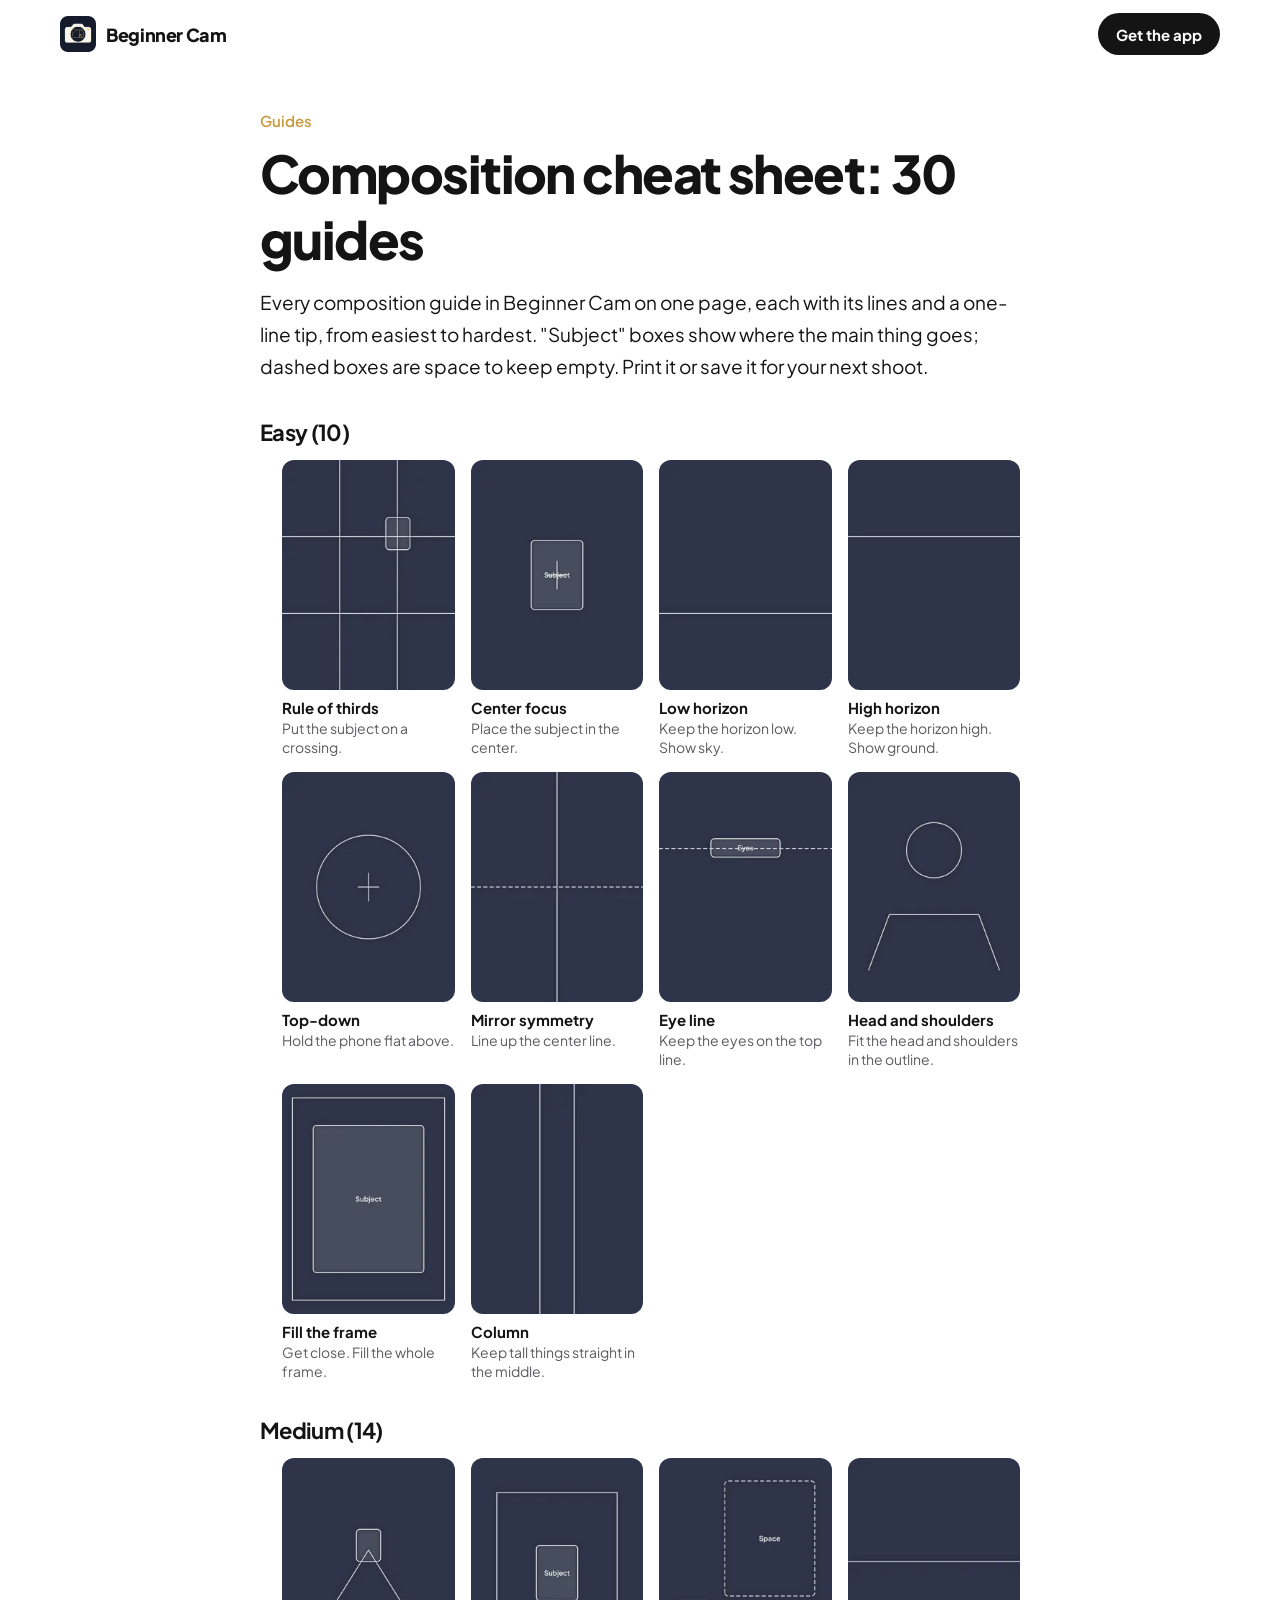
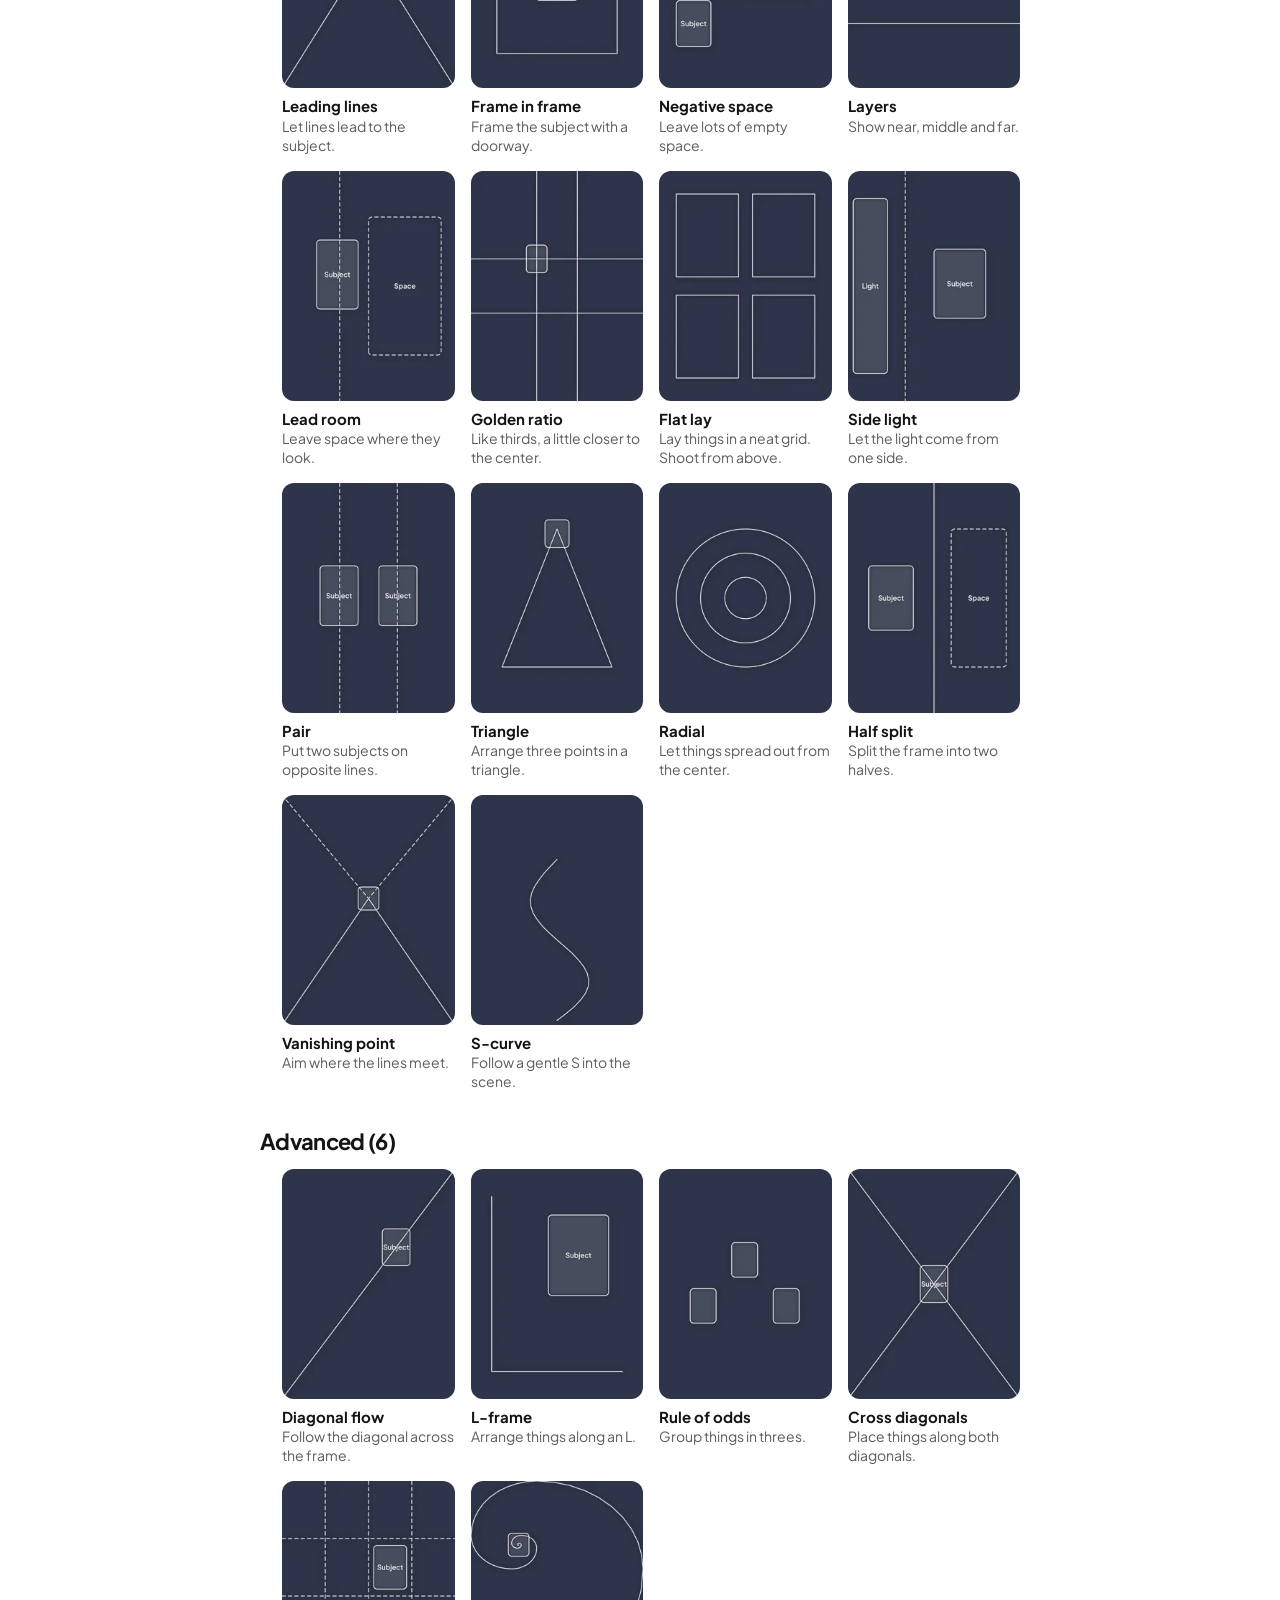
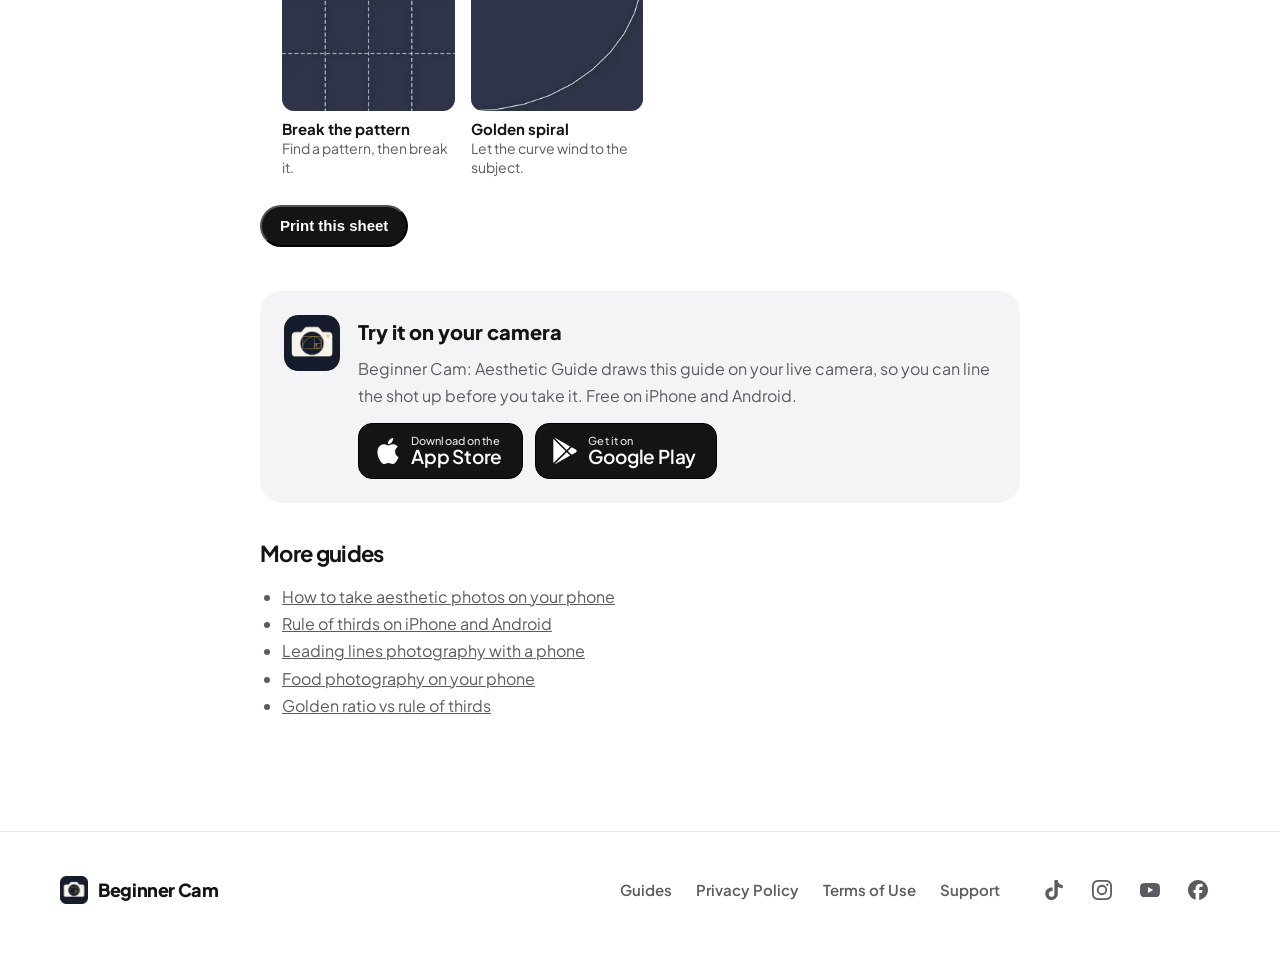
<file: guides/composition-cheat-sheet.html>
<!doctype html>
<html lang="en">
<head>
  <meta charset="utf-8">
  <meta name="viewport" content="width=device-width, initial-scale=1, viewport-fit=cover">
  <title>Photo Composition Cheat Sheet: 30 Guides With Diagrams – Beginner Cam</title>
  <meta name="description" content="A printable photo composition cheat sheet: 30 composition guides, from rule of thirds and leading lines to golden spiral, each with its diagram and a one-line tip.">
  <link rel="canonical" href="https://beginnercam.com/guides/composition-cheat-sheet">
  <meta name="robots" content="index, follow, max-image-preview:large">
  <meta property="og:type" content="article">
  <meta property="og:site_name" content="Beginner Cam">
  <meta property="og:title" content="Composition cheat sheet: 30 guides">
  <meta property="og:description" content="A printable photo composition cheat sheet: 30 composition guides, from rule of thirds and leading lines to golden spiral, each with its diagram and a one-line tip.">
  <meta property="og:url" content="https://beginnercam.com/guides/composition-cheat-sheet">
  <meta property="og:image" content="https://beginnercam.com/assets/og-image.jpg">
  <meta property="og:image:width" content="1200">
  <meta property="og:image:height" content="630">
  <meta name="twitter:card" content="summary_large_image">
  <link rel="icon" href="/favicon.ico" sizes="48x48">
  <link rel="icon" href="/assets/favicon-96.png" sizes="96x96" type="image/png">
  <link rel="apple-touch-icon" href="/apple-touch-icon.png">
  <link rel="preconnect" href="https://fonts.googleapis.com">
  <link rel="preconnect" href="https://fonts.gstatic.com" crossorigin>
  <link href="https://fonts.googleapis.com/css2?family=Plus+Jakarta+Sans:wght@400;500;600;700;800&display=swap" rel="stylesheet">
  <link rel="stylesheet" href="/css/style.css">
  <script type="application/ld+json">
{
  "@context": "https://schema.org",
  "@type": "Article",
  "headline": "Composition cheat sheet: 30 guides",
  "description": "A printable photo composition cheat sheet: 30 composition guides, from rule of thirds and leading lines to golden spiral, each with its diagram and a one-line tip.",
  "url": "https://beginnercam.com/guides/composition-cheat-sheet",
  "inLanguage": "en",
  "image": "https://beginnercam.com/assets/guides/sheet/rule-of-thirds.webp",
  "datePublished": "2026-11-08",
  "dateModified": "2026-11-08",
  "author": {
    "@type": "Organization",
    "name": "Beginner Cam",
    "url": "https://beginnercam.com/"
  },
  "publisher": {
    "@type": "Organization",
    "name": "Beginner Cam",
    "logo": {
      "@type": "ImageObject",
      "url": "https://beginnercam.com/assets/icon-512.png"
    }
  }
}
  </script>
</head>
<body>
  <header class="nav">
    <div class="container nav__inner">
      <a class="brand" href="/"><img src="/assets/icon.webp" alt="" width="36" height="36"><span>Beginner Cam</span></a>
      <a class="btn btn--dark btn--small" href="/#download" style="margin-left:auto">Get the app</a>
    </div>
  </header>
  <main class="legal guide container container--narrow">
    <p class="guide-crumb"><a href="/guides/">Guides</a></p>
    <h1>Composition cheat sheet: 30 guides</h1>
    <p class="guide-lead">Every composition guide in Beginner Cam on one page, each with its lines and a one-line tip, from easiest to hardest. "Subject" boxes show where the main thing goes; dashed boxes are space to keep empty. Print it or save it for your next shoot.</p>
    <h2>Easy (10)</h2>
    <ul class="sheet"><li><img src="/assets/guides/sheet/rule-of-thirds.webp" alt="The Rule of thirds guide lines" width="240" height="320" loading="lazy"><strong>Rule of thirds</strong><span>Put the subject on a crossing.</span></li><li><img src="/assets/guides/sheet/center-focus.webp" alt="The Center focus guide lines" width="240" height="320" loading="lazy"><strong>Center focus</strong><span>Place the subject in the center.</span></li><li><img src="/assets/guides/sheet/low-horizon.webp" alt="The Low horizon guide lines" width="240" height="320" loading="lazy"><strong>Low horizon</strong><span>Keep the horizon low. Show sky.</span></li><li><img src="/assets/guides/sheet/high-horizon.webp" alt="The High horizon guide lines" width="240" height="320" loading="lazy"><strong>High horizon</strong><span>Keep the horizon high. Show ground.</span></li><li><img src="/assets/guides/sheet/top-down.webp" alt="The Top-down guide lines" width="240" height="320" loading="lazy"><strong>Top-down</strong><span>Hold the phone flat above.</span></li><li><img src="/assets/guides/sheet/mirror-symmetry.webp" alt="The Mirror symmetry guide lines" width="240" height="320" loading="lazy"><strong>Mirror symmetry</strong><span>Line up the center line.</span></li><li><img src="/assets/guides/sheet/eye-line.webp" alt="The Eye line guide lines" width="240" height="320" loading="lazy"><strong>Eye line</strong><span>Keep the eyes on the top line.</span></li><li><img src="/assets/guides/sheet/head-shoulders.webp" alt="The Head and shoulders guide lines" width="240" height="320" loading="lazy"><strong>Head and shoulders</strong><span>Fit the head and shoulders in the outline.</span></li><li><img src="/assets/guides/sheet/fill-frame.webp" alt="The Fill the frame guide lines" width="240" height="320" loading="lazy"><strong>Fill the frame</strong><span>Get close. Fill the whole frame.</span></li><li><img src="/assets/guides/sheet/column.webp" alt="The Column guide lines" width="240" height="320" loading="lazy"><strong>Column</strong><span>Keep tall things straight in the middle.</span></li></ul>
    <h2>Medium (14)</h2>
    <ul class="sheet"><li><img src="/assets/guides/sheet/leading-lines.webp" alt="The Leading lines guide lines" width="240" height="320" loading="lazy"><strong>Leading lines</strong><span>Let lines lead to the subject.</span></li><li><img src="/assets/guides/sheet/frame-in-frame.webp" alt="The Frame in frame guide lines" width="240" height="320" loading="lazy"><strong>Frame in frame</strong><span>Frame the subject with a doorway.</span></li><li><img src="/assets/guides/sheet/negative-space.webp" alt="The Negative space guide lines" width="240" height="320" loading="lazy"><strong>Negative space</strong><span>Leave lots of empty space.</span></li><li><img src="/assets/guides/sheet/layers.webp" alt="The Layers guide lines" width="240" height="320" loading="lazy"><strong>Layers</strong><span>Show near, middle and far.</span></li><li><img src="/assets/guides/sheet/lead-room.webp" alt="The Lead room guide lines" width="240" height="320" loading="lazy"><strong>Lead room</strong><span>Leave space where they look.</span></li><li><img src="/assets/guides/sheet/golden-ratio.webp" alt="The Golden ratio guide lines" width="240" height="320" loading="lazy"><strong>Golden ratio</strong><span>Like thirds, a little closer to the center.</span></li><li><img src="/assets/guides/sheet/flat-lay.webp" alt="The Flat lay guide lines" width="240" height="320" loading="lazy"><strong>Flat lay</strong><span>Lay things in a neat grid. Shoot from above.</span></li><li><img src="/assets/guides/sheet/side-light.webp" alt="The Side light guide lines" width="240" height="320" loading="lazy"><strong>Side light</strong><span>Let the light come from one side.</span></li><li><img src="/assets/guides/sheet/pair.webp" alt="The Pair guide lines" width="240" height="320" loading="lazy"><strong>Pair</strong><span>Put two subjects on opposite lines.</span></li><li><img src="/assets/guides/sheet/triangle.webp" alt="The Triangle guide lines" width="240" height="320" loading="lazy"><strong>Triangle</strong><span>Arrange three points in a triangle.</span></li><li><img src="/assets/guides/sheet/radial.webp" alt="The Radial guide lines" width="240" height="320" loading="lazy"><strong>Radial</strong><span>Let things spread out from the center.</span></li><li><img src="/assets/guides/sheet/split-half.webp" alt="The Half split guide lines" width="240" height="320" loading="lazy"><strong>Half split</strong><span>Split the frame into two halves.</span></li><li><img src="/assets/guides/sheet/vanishing-point.webp" alt="The Vanishing point guide lines" width="240" height="320" loading="lazy"><strong>Vanishing point</strong><span>Aim where the lines meet.</span></li><li><img src="/assets/guides/sheet/s-curve.webp" alt="The S-curve guide lines" width="240" height="320" loading="lazy"><strong>S-curve</strong><span>Follow a gentle S into the scene.</span></li></ul>
    <h2>Advanced (6)</h2>
    <ul class="sheet"><li><img src="/assets/guides/sheet/diagonal-flow.webp" alt="The Diagonal flow guide lines" width="240" height="320" loading="lazy"><strong>Diagonal flow</strong><span>Follow the diagonal across the frame.</span></li><li><img src="/assets/guides/sheet/l-frame.webp" alt="The L-frame guide lines" width="240" height="320" loading="lazy"><strong>L-frame</strong><span>Arrange things along an L.</span></li><li><img src="/assets/guides/sheet/rule-of-odds.webp" alt="The Rule of odds guide lines" width="240" height="320" loading="lazy"><strong>Rule of odds</strong><span>Group things in threes.</span></li><li><img src="/assets/guides/sheet/cross-diagonals.webp" alt="The Cross diagonals guide lines" width="240" height="320" loading="lazy"><strong>Cross diagonals</strong><span>Place things along both diagonals.</span></li><li><img src="/assets/guides/sheet/pattern-break.webp" alt="The Break the pattern guide lines" width="240" height="320" loading="lazy"><strong>Break the pattern</strong><span>Find a pattern, then break it.</span></li><li><img src="/assets/guides/sheet/golden-spiral.webp" alt="The Golden spiral guide lines" width="240" height="320" loading="lazy"><strong>Golden spiral</strong><span>Let the curve wind to the subject.</span></li></ul>
    <p class="sheet-print"><button class="btn btn--dark btn--small" type="button" onclick="window.print()">Print this sheet</button></p>
    <aside class="guide-cta">
      <img src="/assets/icon.webp" alt="" width="56" height="56">
      <div>
        <p class="guide-cta__title">Try it on your camera</p>
        <p>Beginner Cam: Aesthetic Guide draws this guide on your live camera, so you can line the shot up before you take it. Free on iPhone and Android.</p>
        <div class="badges">
          <a class="store-badge" data-store="apple" href="https://apps.apple.com/app/id6823768363"><svg class="store-badge__logo" viewBox="0 0 24 24" aria-hidden="true"><path fill="currentColor" d="M12.152 6.896c-.948 0-2.415-1.078-3.96-1.04-2.04.027-3.91 1.183-4.961 3.014-2.117 3.675-.546 9.103 1.519 12.09 1.013 1.454 2.208 3.09 3.792 3.039 1.52-.065 2.09-.987 3.935-.987 1.831 0 2.35.987 3.96.948 1.637-.026 2.676-1.48 3.676-2.948 1.156-1.688 1.636-3.325 1.662-3.415-.039-.013-3.182-1.221-3.22-4.857-.026-3.04 2.48-4.494 2.597-4.559-1.429-2.09-3.623-2.324-4.39-2.376-2-.156-3.675 1.09-4.61 1.09zM15.53 3.83c.843-1.012 1.4-2.427 1.245-3.83-1.207.052-2.662.805-3.532 1.818-.78.896-1.454 2.338-1.273 3.714 1.338.104 2.715-.688 3.559-1.701"/></svg><span class="store-badge__text"><small>Download on the</small>App Store</span></a>
          <a class="store-badge" data-store="google" href="https://play.google.com/store/apps/details?id=com.reach.beginnercamera"><svg class="store-badge__logo" viewBox="0 0 24 24" aria-hidden="true"><path fill="currentColor" d="M22.018 13.298l-3.919 2.218-3.515-3.493 3.543-3.521 3.891 2.202a1.49 1.49 0 0 1 0 2.594zM1.337.924a1.486 1.486 0 0 0-.112.568v21.017c0 .217.045.419.124.6l11.155-11.087L1.337.924zm12.207 10.065l3.258-3.238L3.45.195a1.466 1.466 0 0 0-.946-.179l11.04 10.973zm0 2.067l-11 10.933c.298.036.612-.016.906-.183l13.324-7.54-3.23-3.21z"/></svg><span class="store-badge__text"><small>Get it on</small>Google Play</span></a>
        </div>
      </div>
    </aside>
    <nav class="guide-more" aria-label="More guides"><h2>More guides</h2><ul><li><a href="/guides/how-to-take-aesthetic-photos">How to take aesthetic photos on your phone</a></li><li><a href="/guides/rule-of-thirds-iphone">Rule of thirds on iPhone and Android</a></li><li><a href="/guides/leading-lines-photography">Leading lines photography with a phone</a></li><li><a href="/guides/food-photography-iphone">Food photography on your phone</a></li><li><a href="/guides/golden-ratio-vs-rule-of-thirds">Golden ratio vs rule of thirds</a></li></ul></nav>
  </main>
  <footer class="footer">
    <div class="container footer__inner">
      <a class="brand" href="/"><img src="/assets/icon.webp" alt="" width="28" height="28"><span>Beginner Cam</span></a>
      <nav aria-label="Footer">
        <a href="/guides/">Guides</a>
        <a href="/privacy">Privacy Policy</a>
        <a href="/terms">Terms of Use</a>
        <a href="/support">Support</a>
      </nav>
      <ul class="social" aria-label="Follow Beginner Cam">
        <li><a href="https://www.tiktok.com/@beginnercamapp" rel="me noopener" target="_blank" aria-label="Beginner Cam on TikTok"><svg viewBox="0 0 24 24" aria-hidden="true"><path fill="currentColor" d="M12.525.02c1.31-.02 2.61-.01 3.91-.02.08 1.53.63 3.09 1.75 4.17 1.12 1.11 2.7 1.62 4.24 1.79v4.03c-1.44-.05-2.89-.35-4.2-.97-.57-.26-1.1-.59-1.62-.93-.01 2.92.01 5.84-.02 8.75-.08 1.4-.54 2.79-1.35 3.94-1.31 1.92-3.58 3.17-5.91 3.21-1.43.08-2.86-.31-4.08-1.03-2.02-1.19-3.44-3.37-3.65-5.71-.02-.5-.03-1-.01-1.49.18-1.9 1.12-3.72 2.58-4.96 1.66-1.44 3.98-2.13 6.15-1.72.02 1.48-.04 2.96-.04 4.44-.99-.32-2.15-.23-3.02.37-.63.41-1.11 1.04-1.36 1.75-.21.51-.15 1.07-.14 1.61.24 1.64 1.82 3.02 3.5 2.87 1.12-.01 2.19-.66 2.77-1.61.19-.33.4-.67.41-1.06.1-1.79.06-3.57.07-5.36.01-4.03-.01-8.05.02-12.07z"/></svg></a></li>
        <li><a href="https://www.instagram.com/beginnercamapp/" rel="me noopener" target="_blank" aria-label="Beginner Cam on Instagram"><svg viewBox="0 0 24 24" aria-hidden="true"><path fill="currentColor" d="M7.0301.084c-1.2768.0602-2.1487.264-2.911.5634-.7888.3075-1.4575.72-2.1228 1.3877-.6652.6677-1.075 1.3368-1.3802 2.127-.2954.7638-.4956 1.6365-.552 2.914-.0564 1.2775-.0689 1.6882-.0626 4.947.0062 3.2586.0206 3.6671.0825 4.9473.061 1.2765.264 2.1482.5635 2.9107.308.7889.72 1.4573 1.388 2.1228.6679.6655 1.3365 1.0743 2.1285 1.38.7632.295 1.6361.4961 2.9134.552 1.2773.056 1.6884.069 4.9462.0627 3.2578-.0062 3.668-.0207 4.9478-.0814 1.28-.0607 2.147-.2652 2.9098-.5633.7889-.3086 1.4578-.72 2.1228-1.3881.665-.6682 1.0745-1.3378 1.3795-2.1284.2957-.7632.4966-1.636.552-2.9124.056-1.2809.0692-1.6898.063-4.948-.0063-3.2583-.021-3.6668-.0817-4.9465-.0607-1.2797-.264-2.1487-.5633-2.9117-.3084-.7889-.72-1.4568-1.3876-2.1228C21.2982 1.33 20.628.9208 19.8378.6165 19.074.321 18.2017.1197 16.9244.0645 15.6471.0093 15.236-.005 11.977.0014 8.718.0076 8.31.0215 7.0301.0839m.1402 21.6932c-1.17-.0509-1.8053-.2453-2.2287-.408-.5606-.216-.96-.4771-1.3819-.895-.422-.4178-.6811-.8186-.9-1.378-.1644-.4234-.3624-1.058-.4171-2.228-.0595-1.2645-.072-1.6442-.079-4.848-.007-3.2037.0053-3.583.0607-4.848.05-1.169.2456-1.805.408-2.2282.216-.5613.4762-.96.895-1.3816.4188-.4217.8184-.6814 1.3783-.9003.423-.1651 1.0575-.3614 2.227-.4171 1.2655-.06 1.6447-.072 4.848-.079 3.2033-.007 3.5835.005 4.8495.0608 1.169.0508 1.8053.2445 2.228.408.5608.216.96.4754 1.3816.895.4217.4194.6816.8176.9005 1.3787.1653.4217.3617 1.056.4169 2.2263.0602 1.2655.0739 1.645.0796 4.848.0058 3.203-.0055 3.5834-.061 4.848-.051 1.17-.245 1.8055-.408 2.2294-.216.5604-.4763.96-.8954 1.3814-.419.4215-.8181.6811-1.3783.9-.4224.1649-1.0577.3617-2.2262.4174-1.2656.0595-1.6448.072-4.8493.079-3.2045.007-3.5825-.006-4.848-.0608M16.953 5.5864A1.44 1.44 0 1 0 18.39 4.144a1.44 1.44 0 0 0-1.437 1.4424M5.8385 12.012c.0067 3.4032 2.7706 6.1557 6.173 6.1493 3.4026-.0065 6.157-2.7701 6.1506-6.1733-.0065-3.4032-2.771-6.1565-6.174-6.1498-3.403.0067-6.156 2.771-6.1496 6.1738M8 12.0077a4 4 0 1 1 4.008 3.9921A3.9996 3.9996 0 0 1 8 12.0077"/></svg></a></li>
        <li><a href="https://www.youtube.com/@Beginnercamapp" rel="me noopener" target="_blank" aria-label="Beginner Cam on YouTube"><svg viewBox="0 0 24 24" aria-hidden="true"><path fill="currentColor" d="M23.498 6.186a3.016 3.016 0 0 0-2.122-2.136C19.505 3.545 12 3.545 12 3.545s-7.505 0-9.377.505A3.017 3.017 0 0 0 .502 6.186C0 8.07 0 12 0 12s0 3.93.502 5.814a3.016 3.016 0 0 0 2.122 2.136c1.871.505 9.376.505 9.376.505s7.505 0 9.377-.505a3.015 3.015 0 0 0 2.122-2.136C24 15.93 24 12 24 12s0-3.93-.502-5.814zM9.545 15.568V8.432L15.818 12l-6.273 3.568z"/></svg></a></li>
        <li><a href="https://www.facebook.com/beginnercamapp" rel="me noopener" target="_blank" aria-label="Beginner Cam on Facebook"><svg viewBox="0 0 24 24" aria-hidden="true"><path fill="currentColor" d="M9.101 23.691v-7.98H6.627v-3.667h2.474v-1.58c0-4.085 1.848-5.978 5.858-5.978.401 0 .955.042 1.468.103a8.68 8.68 0 0 1 1.141.195v3.325a8.623 8.623 0 0 0-.653-.036 26.805 26.805 0 0 0-.733-.009c-.707 0-1.259.096-1.675.309a1.686 1.686 0 0 0-.679.622c-.258.42-.374.995-.374 1.752v1.297h3.919l-.386 2.103-.287 1.564h-3.246v8.245C19.396 23.238 24 18.179 24 12.044c0-6.627-5.373-12-12-12s-12 5.373-12 12c0 5.628 3.874 10.35 9.101 11.647Z"/></svg></a></li>
      </ul>
    </div>
  </footer>
  <script src="/js/main.js" defer></script>
</body>
</html>
</file>
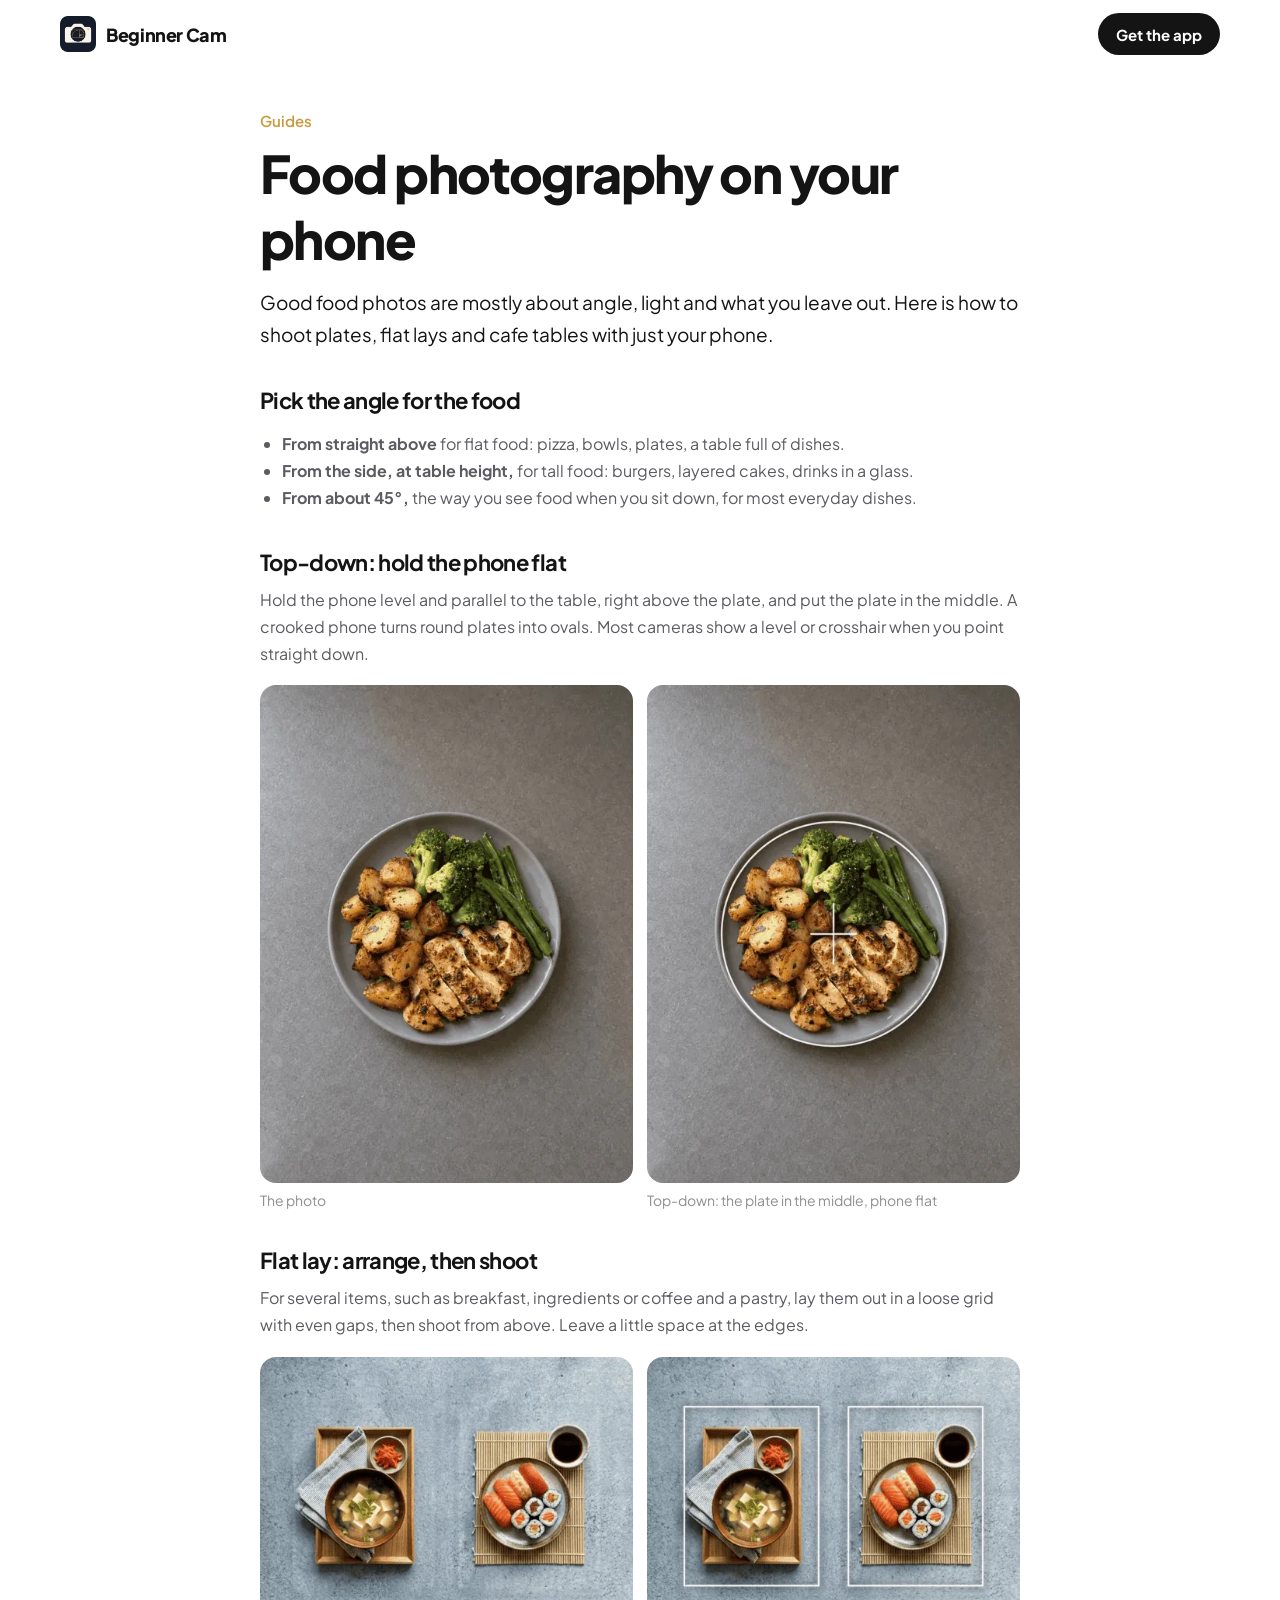
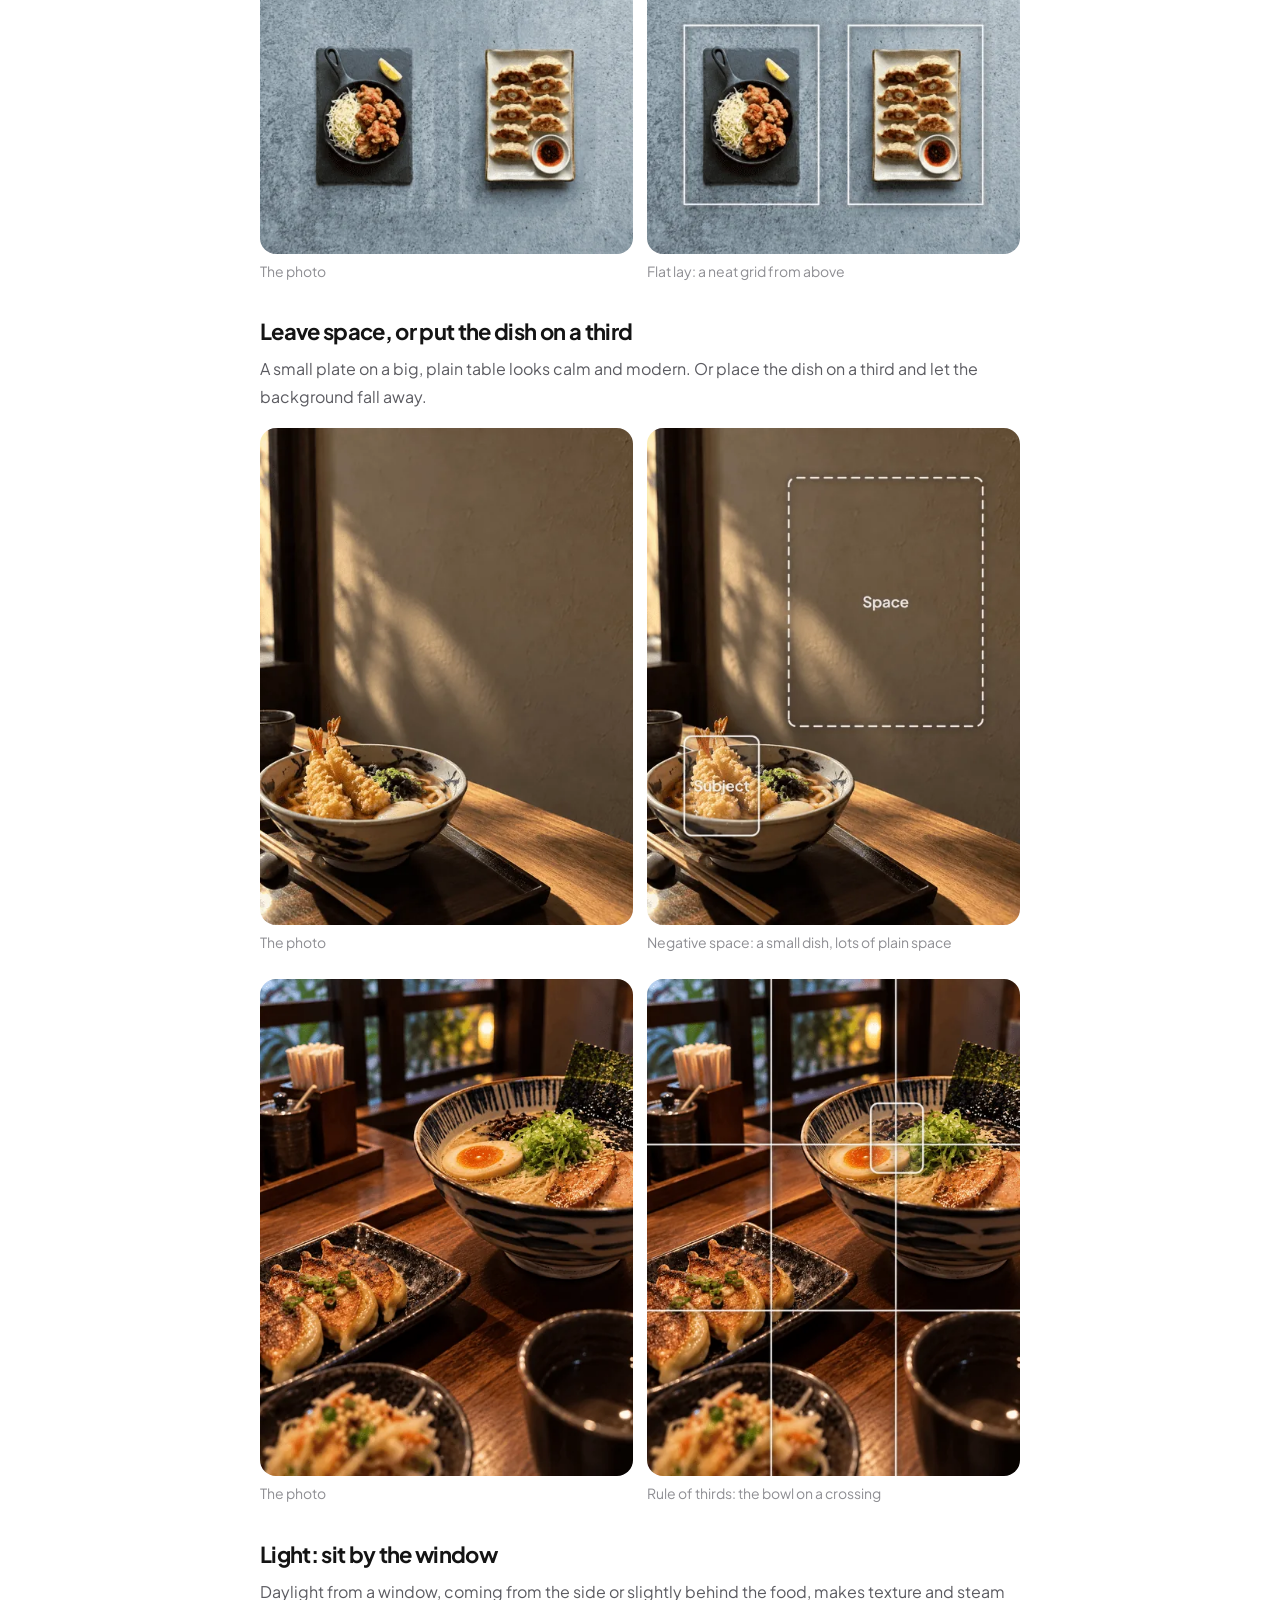
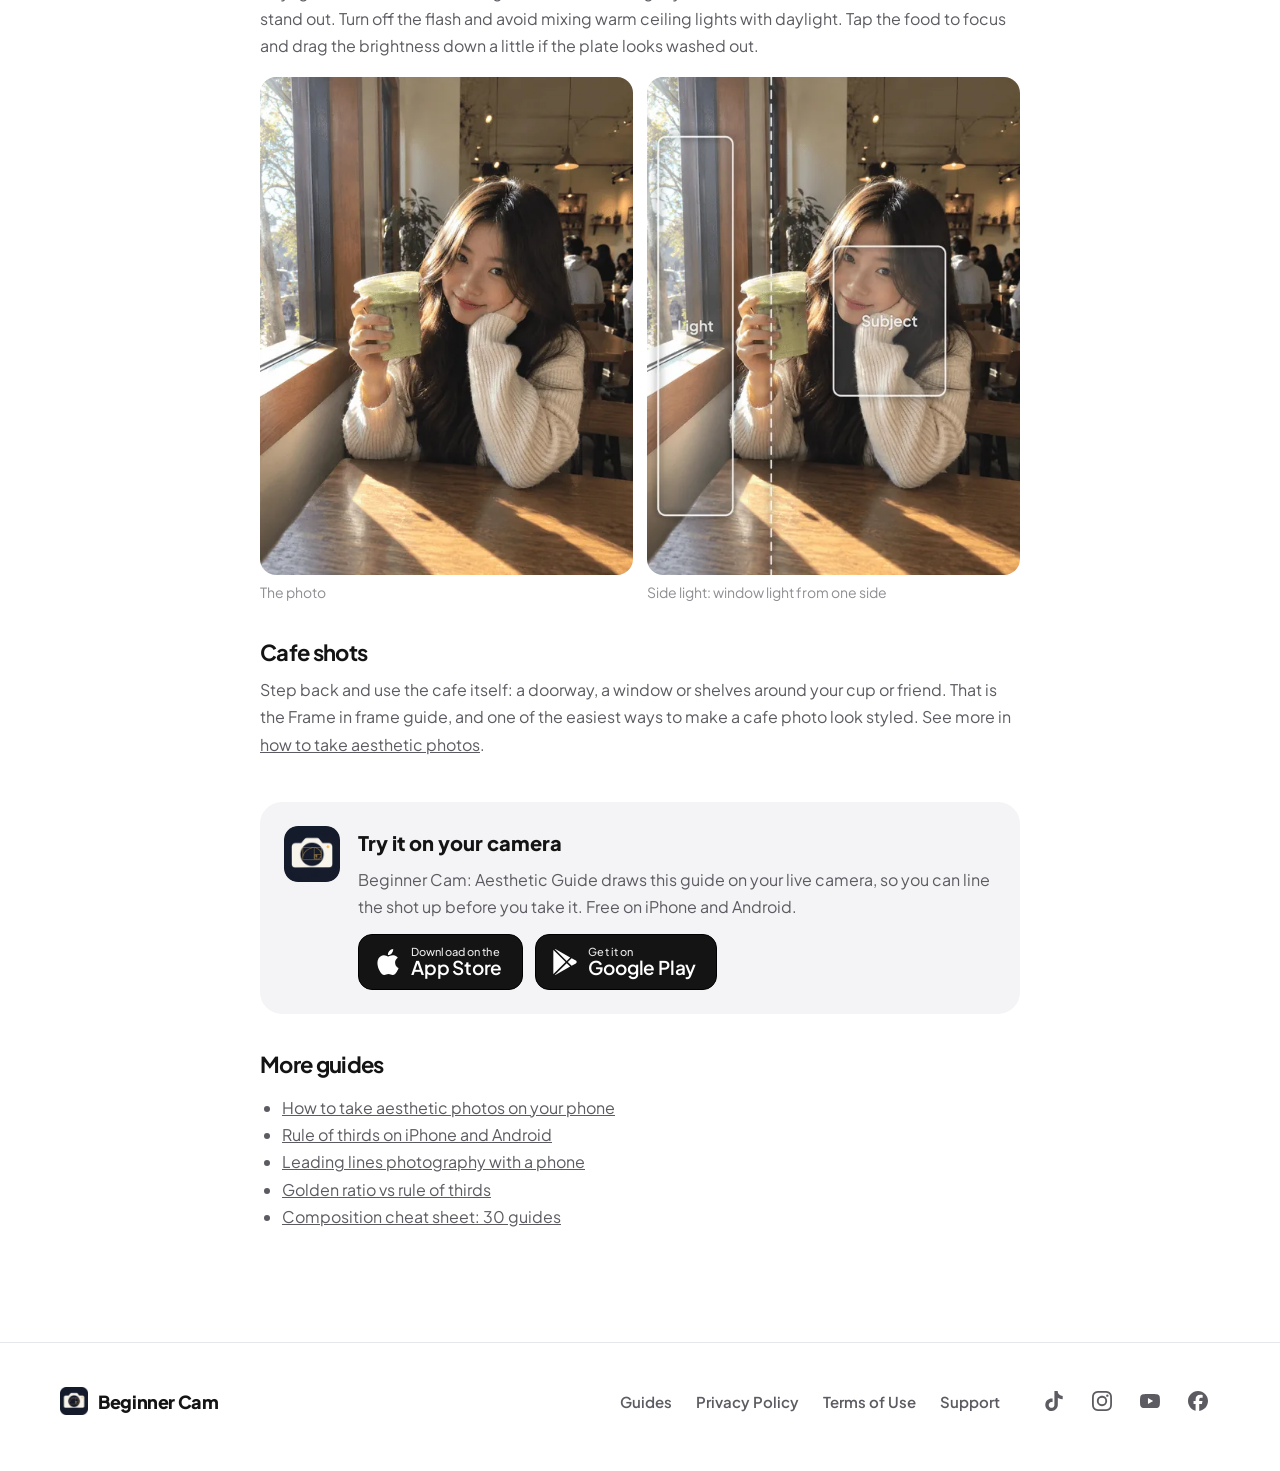
<file: guides/food-photography-iphone.html>
<!doctype html>
<html lang="en">
<head>
  <meta charset="utf-8">
  <meta name="viewport" content="width=device-width, initial-scale=1, viewport-fit=cover">
  <title>Food Photography on Your Phone: Top-Down, Flat Lay and Cafe Shots – Beginner Cam</title>
  <meta name="description" content="Phone food photography made simple: shoot top-down for plates and flat lays, use window light, leave empty space, place the dish on a third and frame cafe shots.">
  <link rel="canonical" href="https://beginnercam.com/guides/food-photography-iphone">
  <meta name="robots" content="index, follow, max-image-preview:large">
  <meta property="og:type" content="article">
  <meta property="og:site_name" content="Beginner Cam">
  <meta property="og:title" content="Food photography on your phone">
  <meta property="og:description" content="Phone food photography made simple: shoot top-down for plates and flat lays, use window light, leave empty space, place the dish on a third and frame cafe shots.">
  <meta property="og:url" content="https://beginnercam.com/guides/food-photography-iphone">
  <meta property="og:image" content="https://beginnercam.com/assets/og-image.jpg">
  <meta property="og:image:width" content="1200">
  <meta property="og:image:height" content="630">
  <meta name="twitter:card" content="summary_large_image">
  <link rel="icon" href="/favicon.ico" sizes="48x48">
  <link rel="icon" href="/assets/favicon-96.png" sizes="96x96" type="image/png">
  <link rel="apple-touch-icon" href="/apple-touch-icon.png">
  <link rel="preconnect" href="https://fonts.googleapis.com">
  <link rel="preconnect" href="https://fonts.gstatic.com" crossorigin>
  <link href="https://fonts.googleapis.com/css2?family=Plus+Jakarta+Sans:wght@400;500;600;700;800&display=swap" rel="stylesheet">
  <link rel="stylesheet" href="/css/style.css">
  <script type="application/ld+json">
{
  "@context": "https://schema.org",
  "@type": "Article",
  "headline": "Food photography on your phone",
  "description": "Phone food photography made simple: shoot top-down for plates and flat lays, use window light, leave empty space, place the dish on a third and frame cafe shots.",
  "url": "https://beginnercam.com/guides/food-photography-iphone",
  "inLanguage": "en",
  "image": "https://beginnercam.com/assets/guides/top-down-food-guide.webp",
  "datePublished": "2026-11-08",
  "dateModified": "2026-11-08",
  "author": {
    "@type": "Organization",
    "name": "Beginner Cam",
    "url": "https://beginnercam.com/"
  },
  "publisher": {
    "@type": "Organization",
    "name": "Beginner Cam",
    "logo": {
      "@type": "ImageObject",
      "url": "https://beginnercam.com/assets/icon-512.png"
    }
  }
}
  </script>
</head>
<body>
  <header class="nav">
    <div class="container nav__inner">
      <a class="brand" href="/"><img src="/assets/icon.webp" alt="" width="36" height="36"><span>Beginner Cam</span></a>
      <a class="btn btn--dark btn--small" href="/#download" style="margin-left:auto">Get the app</a>
    </div>
  </header>
  <main class="legal guide container container--narrow">
    <p class="guide-crumb"><a href="/guides/">Guides</a></p>
    <h1>Food photography on your phone</h1>
    <p class="guide-lead">Good food photos are mostly about angle, light and what you leave out. Here is how to shoot plates, flat lays and cafe tables with just your phone.</p>

    <h2>Pick the angle for the food</h2>
    <ul>
      <li><strong>From straight above</strong> for flat food: pizza, bowls, plates, a table full of dishes.</li>
      <li><strong>From the side, at table height,</strong> for tall food: burgers, layered cakes, drinks in a glass.</li>
      <li><strong>From about 45°,</strong> the way you see food when you sit down, for most everyday dishes.</li>
    </ul>

    <h2>Top-down: hold the phone flat</h2>
    <p>Hold the phone level and parallel to the table, right above the plate, and put the plate in the middle. A crooked phone turns round plates into ovals. Most cameras show a level or crosshair when you point straight down.</p>
    <div class="guide-pair"><figure class="guide-fig"><img src="/assets/guides/top-down-food.webp" alt="A plate of chicken, potatoes and broccoli shot from above, centered on a grey table" width="480" height="640" loading="lazy"><figcaption>The photo</figcaption></figure><figure class="guide-fig"><img src="/assets/guides/top-down-food-guide.webp" alt="A plate of chicken, potatoes and broccoli shot from above, centered on a grey table, with the guide drawn on top" width="480" height="640" loading="lazy"><figcaption>Top-down: the plate in the middle, phone flat</figcaption></figure></div>

    <h2>Flat lay: arrange, then shoot</h2>
    <p>For several items, such as breakfast, ingredients or coffee and a pastry, lay them out in a loose grid with even gaps, then shoot from above. Leave a little space at the edges.</p>
    <div class="guide-pair"><figure class="guide-fig"><img src="/assets/guides/flat-lay-food.webp" alt="Four dishes (soup, sushi, karaage, dumplings) in a neat grid, shot from above" width="480" height="640" loading="lazy"><figcaption>The photo</figcaption></figure><figure class="guide-fig"><img src="/assets/guides/flat-lay-food-guide.webp" alt="Four dishes (soup, sushi, karaage, dumplings) in a neat grid, shot from above, with the guide drawn on top" width="480" height="640" loading="lazy"><figcaption>Flat lay: a neat grid from above</figcaption></figure></div>

    <h2>Leave space, or put the dish on a third</h2>
    <p>A small plate on a big, plain table looks calm and modern. Or place the dish on a third and let the background fall away.</p>
    <div class="guide-pair"><figure class="guide-fig"><img src="/assets/guides/negative-space-food.webp" alt="A bowl of noodles low in the frame with a plain wall above it" width="480" height="640" loading="lazy"><figcaption>The photo</figcaption></figure><figure class="guide-fig"><img src="/assets/guides/negative-space-food-guide.webp" alt="A bowl of noodles low in the frame with a plain wall above it, with the guide drawn on top" width="480" height="640" loading="lazy"><figcaption>Negative space: a small dish, lots of plain space</figcaption></figure></div>
    <div class="guide-pair"><figure class="guide-fig"><img src="/assets/guides/rule-of-thirds-food.webp" alt="A ramen bowl on the upper right crossing, side dishes around it" width="480" height="640" loading="lazy"><figcaption>The photo</figcaption></figure><figure class="guide-fig"><img src="/assets/guides/rule-of-thirds-food-guide.webp" alt="A ramen bowl on the upper right crossing, side dishes around it, with the guide drawn on top" width="480" height="640" loading="lazy"><figcaption>Rule of thirds: the bowl on a crossing</figcaption></figure></div>

    <h2>Light: sit by the window</h2>
    <p>Daylight from a window, coming from the side or slightly behind the food, makes texture and steam stand out. Turn off the flash and avoid mixing warm ceiling lights with daylight. Tap the food to focus and drag the brightness down a little if the plate looks washed out.</p>
    <div class="guide-pair"><figure class="guide-fig"><img src="/assets/guides/side-light-cafes.webp" alt="A woman with an iced matcha by a cafe window, lit from one side" width="480" height="640" loading="lazy"><figcaption>The photo</figcaption></figure><figure class="guide-fig"><img src="/assets/guides/side-light-cafes-guide.webp" alt="A woman with an iced matcha by a cafe window, lit from one side, with the guide drawn on top" width="480" height="640" loading="lazy"><figcaption>Side light: window light from one side</figcaption></figure></div>

    <h2>Cafe shots</h2>
    <p>Step back and use the cafe itself: a doorway, a window or shelves around your cup or friend. That is the Frame in frame guide, and one of the easiest ways to make a cafe photo look styled. See more in <a href="/guides/how-to-take-aesthetic-photos">how to take aesthetic photos</a>.</p>
    <aside class="guide-cta">
      <img src="/assets/icon.webp" alt="" width="56" height="56">
      <div>
        <p class="guide-cta__title">Try it on your camera</p>
        <p>Beginner Cam: Aesthetic Guide draws this guide on your live camera, so you can line the shot up before you take it. Free on iPhone and Android.</p>
        <div class="badges">
          <a class="store-badge" data-store="apple" href="https://apps.apple.com/app/id6823768363"><svg class="store-badge__logo" viewBox="0 0 24 24" aria-hidden="true"><path fill="currentColor" d="M12.152 6.896c-.948 0-2.415-1.078-3.96-1.04-2.04.027-3.91 1.183-4.961 3.014-2.117 3.675-.546 9.103 1.519 12.09 1.013 1.454 2.208 3.09 3.792 3.039 1.52-.065 2.09-.987 3.935-.987 1.831 0 2.35.987 3.96.948 1.637-.026 2.676-1.48 3.676-2.948 1.156-1.688 1.636-3.325 1.662-3.415-.039-.013-3.182-1.221-3.22-4.857-.026-3.04 2.48-4.494 2.597-4.559-1.429-2.09-3.623-2.324-4.39-2.376-2-.156-3.675 1.09-4.61 1.09zM15.53 3.83c.843-1.012 1.4-2.427 1.245-3.83-1.207.052-2.662.805-3.532 1.818-.78.896-1.454 2.338-1.273 3.714 1.338.104 2.715-.688 3.559-1.701"/></svg><span class="store-badge__text"><small>Download on the</small>App Store</span></a>
          <a class="store-badge" data-store="google" href="https://play.google.com/store/apps/details?id=com.reach.beginnercamera"><svg class="store-badge__logo" viewBox="0 0 24 24" aria-hidden="true"><path fill="currentColor" d="M22.018 13.298l-3.919 2.218-3.515-3.493 3.543-3.521 3.891 2.202a1.49 1.49 0 0 1 0 2.594zM1.337.924a1.486 1.486 0 0 0-.112.568v21.017c0 .217.045.419.124.6l11.155-11.087L1.337.924zm12.207 10.065l3.258-3.238L3.45.195a1.466 1.466 0 0 0-.946-.179l11.04 10.973zm0 2.067l-11 10.933c.298.036.612-.016.906-.183l13.324-7.54-3.23-3.21z"/></svg><span class="store-badge__text"><small>Get it on</small>Google Play</span></a>
        </div>
      </div>
    </aside>
    <nav class="guide-more" aria-label="More guides"><h2>More guides</h2><ul><li><a href="/guides/how-to-take-aesthetic-photos">How to take aesthetic photos on your phone</a></li><li><a href="/guides/rule-of-thirds-iphone">Rule of thirds on iPhone and Android</a></li><li><a href="/guides/leading-lines-photography">Leading lines photography with a phone</a></li><li><a href="/guides/golden-ratio-vs-rule-of-thirds">Golden ratio vs rule of thirds</a></li><li><a href="/guides/composition-cheat-sheet">Composition cheat sheet: 30 guides</a></li></ul></nav>
  </main>
  <footer class="footer">
    <div class="container footer__inner">
      <a class="brand" href="/"><img src="/assets/icon.webp" alt="" width="28" height="28"><span>Beginner Cam</span></a>
      <nav aria-label="Footer">
        <a href="/guides/">Guides</a>
        <a href="/privacy">Privacy Policy</a>
        <a href="/terms">Terms of Use</a>
        <a href="/support">Support</a>
      </nav>
      <ul class="social" aria-label="Follow Beginner Cam">
        <li><a href="https://www.tiktok.com/@beginnercamapp" rel="me noopener" target="_blank" aria-label="Beginner Cam on TikTok"><svg viewBox="0 0 24 24" aria-hidden="true"><path fill="currentColor" d="M12.525.02c1.31-.02 2.61-.01 3.91-.02.08 1.53.63 3.09 1.75 4.17 1.12 1.11 2.7 1.62 4.24 1.79v4.03c-1.44-.05-2.89-.35-4.2-.97-.57-.26-1.1-.59-1.62-.93-.01 2.92.01 5.84-.02 8.75-.08 1.4-.54 2.79-1.35 3.94-1.31 1.92-3.58 3.17-5.91 3.21-1.43.08-2.86-.31-4.08-1.03-2.02-1.19-3.44-3.37-3.65-5.71-.02-.5-.03-1-.01-1.49.18-1.9 1.12-3.72 2.58-4.96 1.66-1.44 3.98-2.13 6.15-1.72.02 1.48-.04 2.96-.04 4.44-.99-.32-2.15-.23-3.02.37-.63.41-1.11 1.04-1.36 1.75-.21.51-.15 1.07-.14 1.61.24 1.64 1.82 3.02 3.5 2.87 1.12-.01 2.19-.66 2.77-1.61.19-.33.4-.67.41-1.06.1-1.79.06-3.57.07-5.36.01-4.03-.01-8.05.02-12.07z"/></svg></a></li>
        <li><a href="https://www.instagram.com/beginnercamapp/" rel="me noopener" target="_blank" aria-label="Beginner Cam on Instagram"><svg viewBox="0 0 24 24" aria-hidden="true"><path fill="currentColor" d="M7.0301.084c-1.2768.0602-2.1487.264-2.911.5634-.7888.3075-1.4575.72-2.1228 1.3877-.6652.6677-1.075 1.3368-1.3802 2.127-.2954.7638-.4956 1.6365-.552 2.914-.0564 1.2775-.0689 1.6882-.0626 4.947.0062 3.2586.0206 3.6671.0825 4.9473.061 1.2765.264 2.1482.5635 2.9107.308.7889.72 1.4573 1.388 2.1228.6679.6655 1.3365 1.0743 2.1285 1.38.7632.295 1.6361.4961 2.9134.552 1.2773.056 1.6884.069 4.9462.0627 3.2578-.0062 3.668-.0207 4.9478-.0814 1.28-.0607 2.147-.2652 2.9098-.5633.7889-.3086 1.4578-.72 2.1228-1.3881.665-.6682 1.0745-1.3378 1.3795-2.1284.2957-.7632.4966-1.636.552-2.9124.056-1.2809.0692-1.6898.063-4.948-.0063-3.2583-.021-3.6668-.0817-4.9465-.0607-1.2797-.264-2.1487-.5633-2.9117-.3084-.7889-.72-1.4568-1.3876-2.1228C21.2982 1.33 20.628.9208 19.8378.6165 19.074.321 18.2017.1197 16.9244.0645 15.6471.0093 15.236-.005 11.977.0014 8.718.0076 8.31.0215 7.0301.0839m.1402 21.6932c-1.17-.0509-1.8053-.2453-2.2287-.408-.5606-.216-.96-.4771-1.3819-.895-.422-.4178-.6811-.8186-.9-1.378-.1644-.4234-.3624-1.058-.4171-2.228-.0595-1.2645-.072-1.6442-.079-4.848-.007-3.2037.0053-3.583.0607-4.848.05-1.169.2456-1.805.408-2.2282.216-.5613.4762-.96.895-1.3816.4188-.4217.8184-.6814 1.3783-.9003.423-.1651 1.0575-.3614 2.227-.4171 1.2655-.06 1.6447-.072 4.848-.079 3.2033-.007 3.5835.005 4.8495.0608 1.169.0508 1.8053.2445 2.228.408.5608.216.96.4754 1.3816.895.4217.4194.6816.8176.9005 1.3787.1653.4217.3617 1.056.4169 2.2263.0602 1.2655.0739 1.645.0796 4.848.0058 3.203-.0055 3.5834-.061 4.848-.051 1.17-.245 1.8055-.408 2.2294-.216.5604-.4763.96-.8954 1.3814-.419.4215-.8181.6811-1.3783.9-.4224.1649-1.0577.3617-2.2262.4174-1.2656.0595-1.6448.072-4.8493.079-3.2045.007-3.5825-.006-4.848-.0608M16.953 5.5864A1.44 1.44 0 1 0 18.39 4.144a1.44 1.44 0 0 0-1.437 1.4424M5.8385 12.012c.0067 3.4032 2.7706 6.1557 6.173 6.1493 3.4026-.0065 6.157-2.7701 6.1506-6.1733-.0065-3.4032-2.771-6.1565-6.174-6.1498-3.403.0067-6.156 2.771-6.1496 6.1738M8 12.0077a4 4 0 1 1 4.008 3.9921A3.9996 3.9996 0 0 1 8 12.0077"/></svg></a></li>
        <li><a href="https://www.youtube.com/@Beginnercamapp" rel="me noopener" target="_blank" aria-label="Beginner Cam on YouTube"><svg viewBox="0 0 24 24" aria-hidden="true"><path fill="currentColor" d="M23.498 6.186a3.016 3.016 0 0 0-2.122-2.136C19.505 3.545 12 3.545 12 3.545s-7.505 0-9.377.505A3.017 3.017 0 0 0 .502 6.186C0 8.07 0 12 0 12s0 3.93.502 5.814a3.016 3.016 0 0 0 2.122 2.136c1.871.505 9.376.505 9.376.505s7.505 0 9.377-.505a3.015 3.015 0 0 0 2.122-2.136C24 15.93 24 12 24 12s0-3.93-.502-5.814zM9.545 15.568V8.432L15.818 12l-6.273 3.568z"/></svg></a></li>
        <li><a href="https://www.facebook.com/beginnercamapp" rel="me noopener" target="_blank" aria-label="Beginner Cam on Facebook"><svg viewBox="0 0 24 24" aria-hidden="true"><path fill="currentColor" d="M9.101 23.691v-7.98H6.627v-3.667h2.474v-1.58c0-4.085 1.848-5.978 5.858-5.978.401 0 .955.042 1.468.103a8.68 8.68 0 0 1 1.141.195v3.325a8.623 8.623 0 0 0-.653-.036 26.805 26.805 0 0 0-.733-.009c-.707 0-1.259.096-1.675.309a1.686 1.686 0 0 0-.679.622c-.258.42-.374.995-.374 1.752v1.297h3.919l-.386 2.103-.287 1.564h-3.246v8.245C19.396 23.238 24 18.179 24 12.044c0-6.627-5.373-12-12-12s-12 5.373-12 12c0 5.628 3.874 10.35 9.101 11.647Z"/></svg></a></li>
      </ul>
    </div>
  </footer>
  <script src="/js/main.js" defer></script>
</body>
</html>
</file>
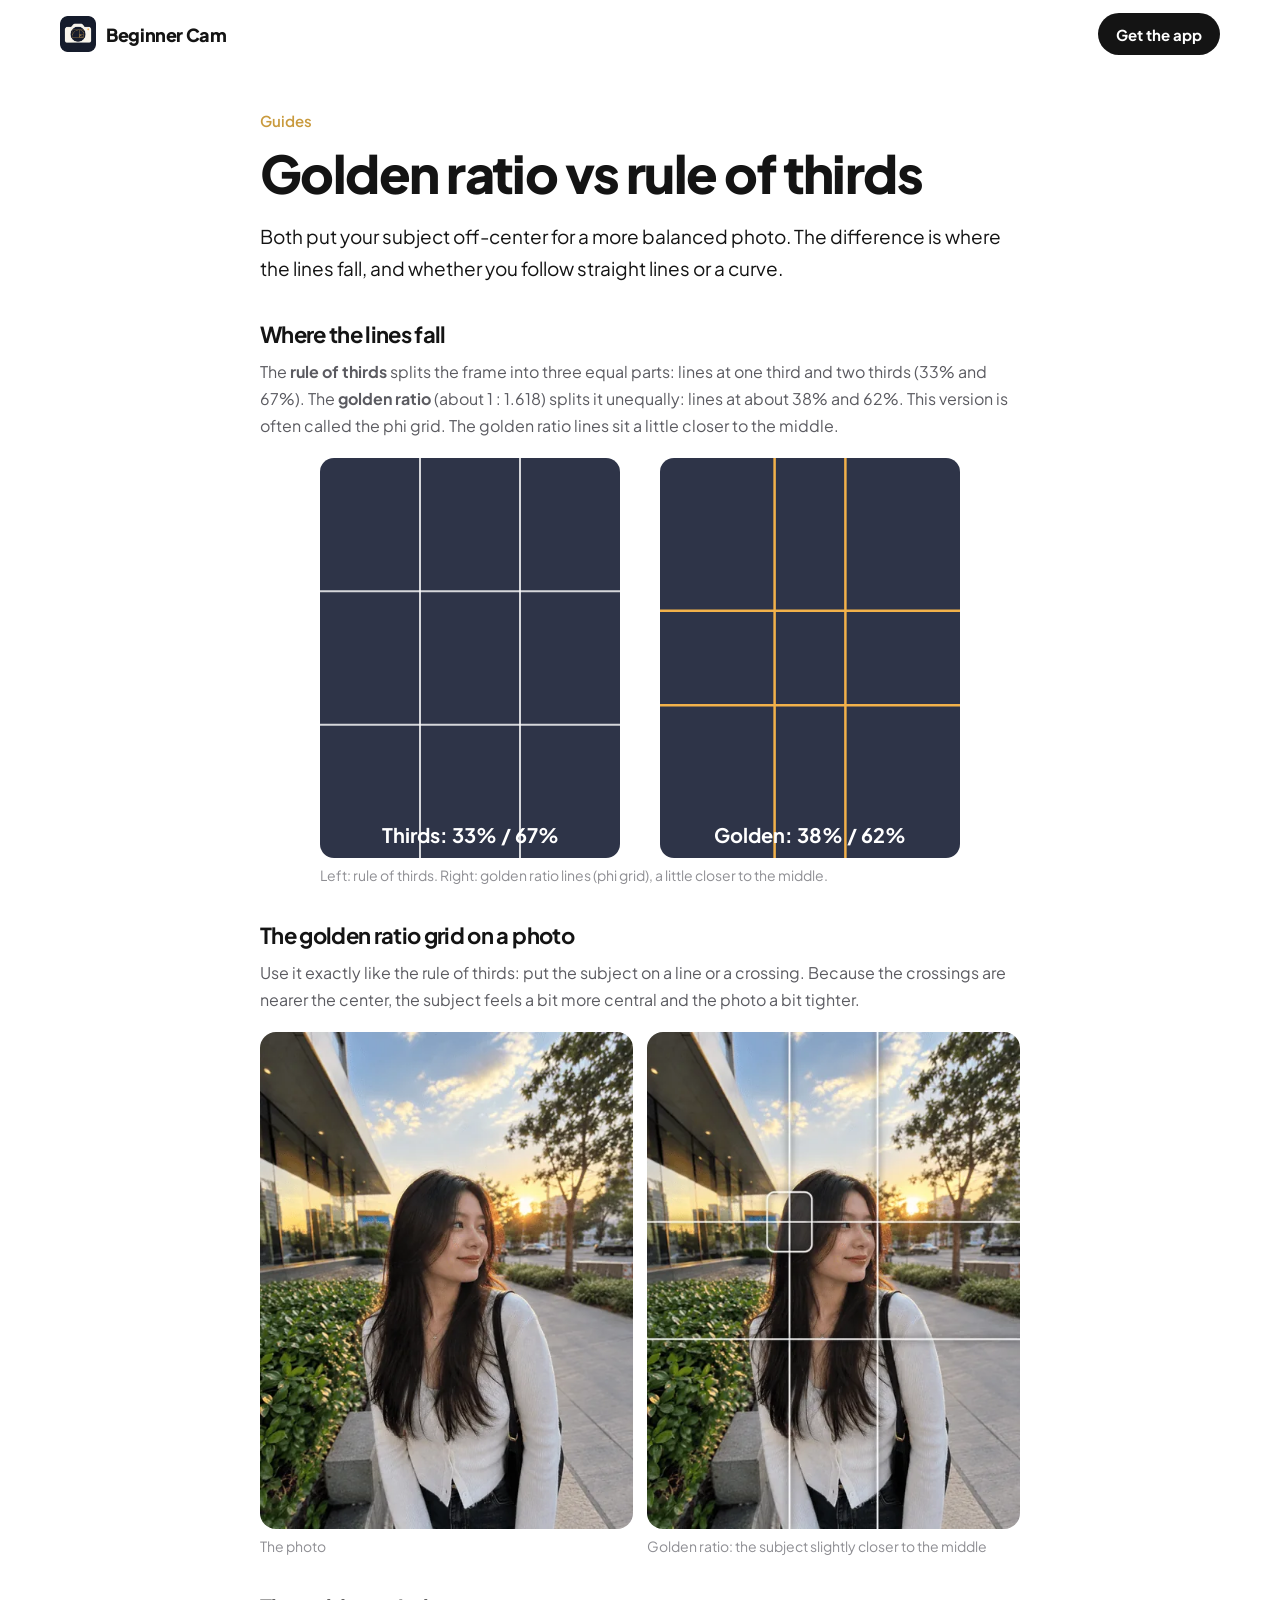
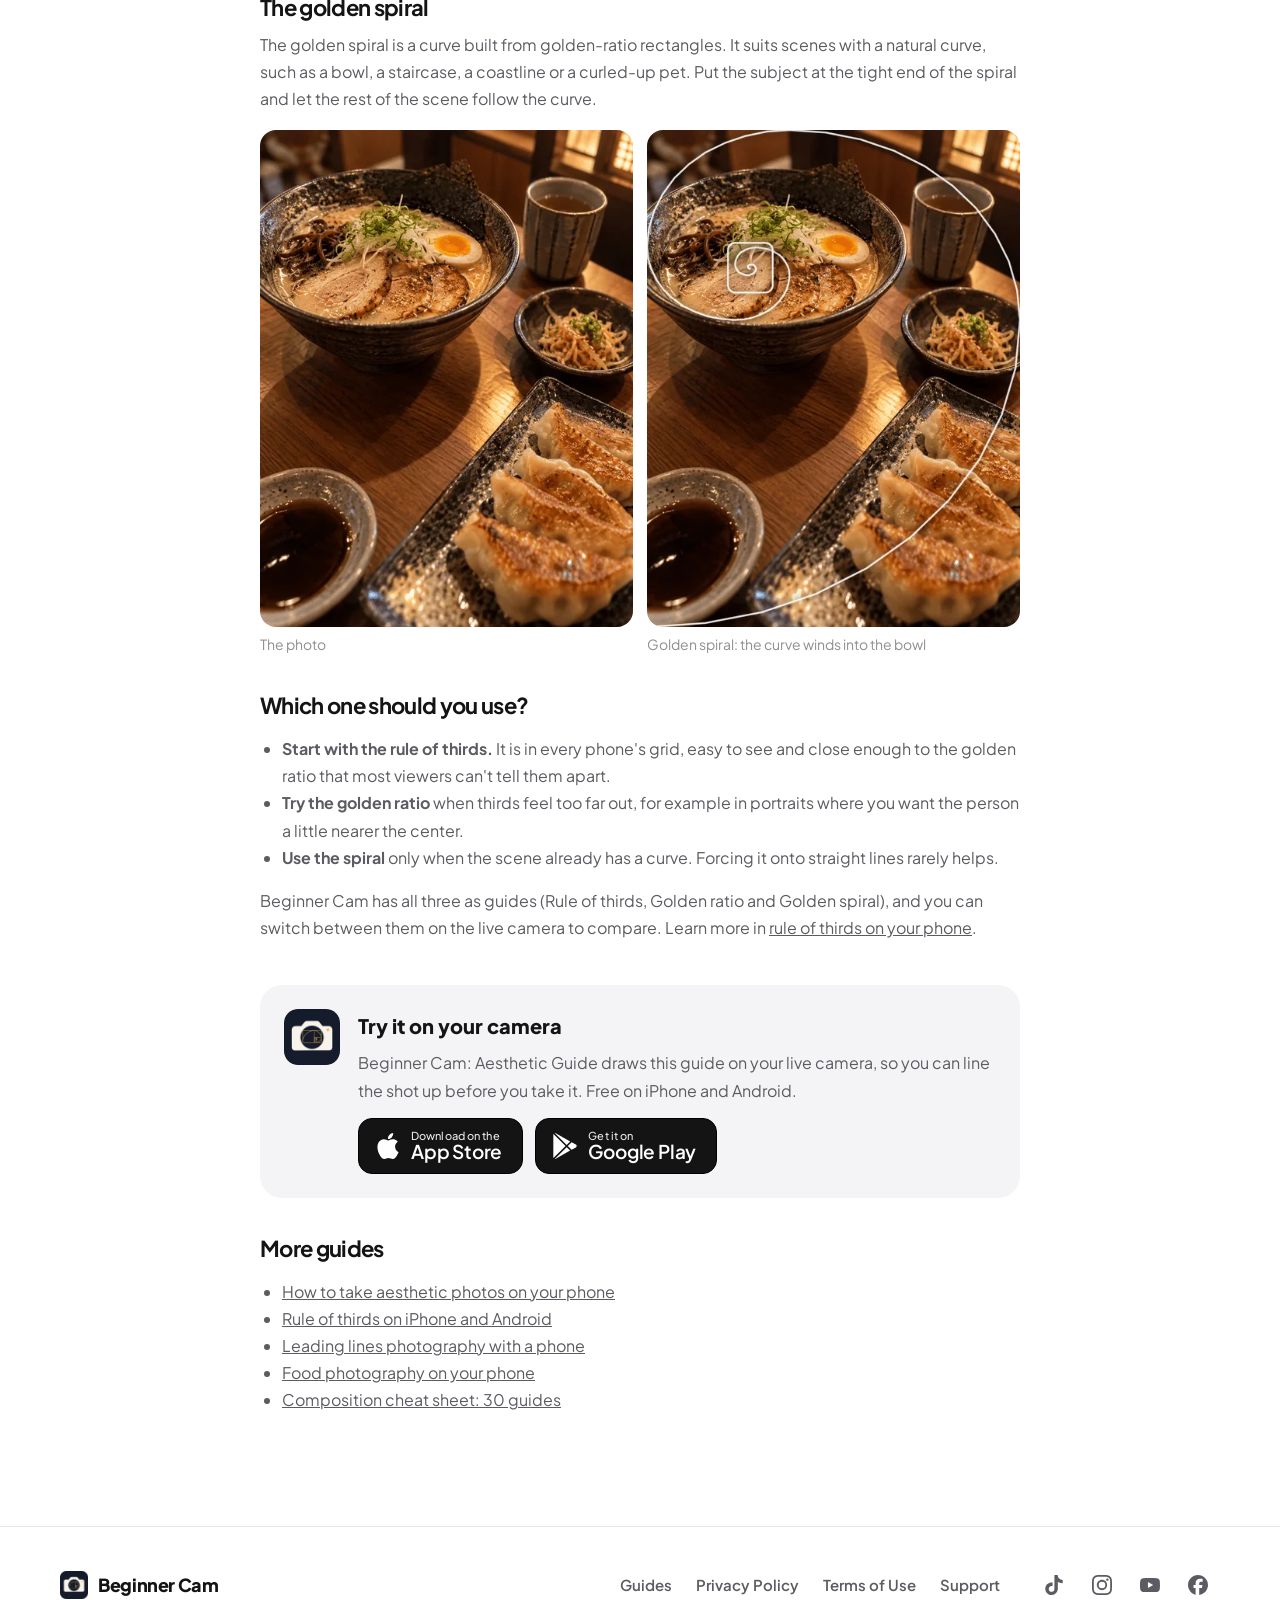
<file: guides/golden-ratio-vs-rule-of-thirds.html>
<!doctype html>
<html lang="en">
<head>
  <meta charset="utf-8">
  <meta name="viewport" content="width=device-width, initial-scale=1, viewport-fit=cover">
  <title>Golden Ratio vs Rule of Thirds in Photography (With Diagrams) – Beginner Cam</title>
  <meta name="description" content="The golden ratio and the rule of thirds compared: where the lines fall, how the golden spiral works, and which one to use for phone photos.">
  <link rel="canonical" href="https://beginnercam.com/guides/golden-ratio-vs-rule-of-thirds">
  <meta name="robots" content="index, follow, max-image-preview:large">
  <meta property="og:type" content="article">
  <meta property="og:site_name" content="Beginner Cam">
  <meta property="og:title" content="Golden ratio vs rule of thirds">
  <meta property="og:description" content="The golden ratio and the rule of thirds compared: where the lines fall, how the golden spiral works, and which one to use for phone photos.">
  <meta property="og:url" content="https://beginnercam.com/guides/golden-ratio-vs-rule-of-thirds">
  <meta property="og:image" content="https://beginnercam.com/assets/og-image.jpg">
  <meta property="og:image:width" content="1200">
  <meta property="og:image:height" content="630">
  <meta name="twitter:card" content="summary_large_image">
  <link rel="icon" href="/favicon.ico" sizes="48x48">
  <link rel="icon" href="/assets/favicon-96.png" sizes="96x96" type="image/png">
  <link rel="apple-touch-icon" href="/apple-touch-icon.png">
  <link rel="preconnect" href="https://fonts.googleapis.com">
  <link rel="preconnect" href="https://fonts.gstatic.com" crossorigin>
  <link href="https://fonts.googleapis.com/css2?family=Plus+Jakarta+Sans:wght@400;500;600;700;800&display=swap" rel="stylesheet">
  <link rel="stylesheet" href="/css/style.css">
  <script type="application/ld+json">
{
  "@context": "https://schema.org",
  "@type": "Article",
  "headline": "Golden ratio vs rule of thirds",
  "description": "The golden ratio and the rule of thirds compared: where the lines fall, how the golden spiral works, and which one to use for phone photos.",
  "url": "https://beginnercam.com/guides/golden-ratio-vs-rule-of-thirds",
  "inLanguage": "en",
  "image": "https://beginnercam.com/assets/guides/golden-ratio-people-guide.webp",
  "datePublished": "2026-11-08",
  "dateModified": "2026-11-08",
  "author": {
    "@type": "Organization",
    "name": "Beginner Cam",
    "url": "https://beginnercam.com/"
  },
  "publisher": {
    "@type": "Organization",
    "name": "Beginner Cam",
    "logo": {
      "@type": "ImageObject",
      "url": "https://beginnercam.com/assets/icon-512.png"
    }
  }
}
  </script>
</head>
<body>
  <header class="nav">
    <div class="container nav__inner">
      <a class="brand" href="/"><img src="/assets/icon.webp" alt="" width="36" height="36"><span>Beginner Cam</span></a>
      <a class="btn btn--dark btn--small" href="/#download" style="margin-left:auto">Get the app</a>
    </div>
  </header>
  <main class="legal guide container container--narrow">
    <p class="guide-crumb"><a href="/guides/">Guides</a></p>
    <h1>Golden ratio vs rule of thirds</h1>
    <p class="guide-lead">Both put your subject off-center for a more balanced photo. The difference is where the lines fall, and whether you follow straight lines or a curve.</p>

    <h2>Where the lines fall</h2>
    <p>The <strong>rule of thirds</strong> splits the frame into three equal parts: lines at one third and two thirds (33% and 67%). The <strong>golden ratio</strong> (about 1 : 1.618) splits it unequally: lines at about 38% and 62%. This version is often called the phi grid. The golden ratio lines sit a little closer to the middle.</p>
    <figure class="guide-diagram guide-diagram--wide"><svg viewBox="0 0 640 400" role="img" aria-labelledby="gr-t"><title id="gr-t">Rule of thirds lines at one third and two thirds, beside golden ratio lines at 38.2 and 61.8 percent, closer to the middle</title>
      <rect x="0" width="300" height="400" rx="14" fill="#2e3448"/><rect x="340" width="300" height="400" rx="14" fill="#2e3448"/>
      <g stroke="#fff" stroke-opacity=".8" stroke-width="2"><line x1="100" y1="0" x2="100" y2="400"/><line x1="200" y1="0" x2="200" y2="400"/><line x1="0" y1="133.3" x2="300" y2="133.3"/><line x1="0" y1="266.7" x2="300" y2="266.7"/></g>
      <g stroke="#f2b14a" stroke-width="2.5"><line x1="454.6" y1="0" x2="454.6" y2="400"/><line x1="525.4" y1="0" x2="525.4" y2="400"/><line x1="340" y1="152.8" x2="640" y2="152.8"/><line x1="340" y1="247.2" x2="640" y2="247.2"/></g>
      <g font-family="Plus Jakarta Sans, sans-serif" font-size="20" font-weight="700" fill="#fff" text-anchor="middle"><text x="150" y="385">Thirds: 33% / 67%</text><text x="490" y="385">Golden: 38% / 62%</text></g>
    </svg><figcaption>Left: rule of thirds. Right: golden ratio lines (phi grid), a little closer to the middle.</figcaption></figure>

    <h2>The golden ratio grid on a photo</h2>
    <p>Use it exactly like the rule of thirds: put the subject on a line or a crossing. Because the crossings are nearer the center, the subject feels a bit more central and the photo a bit tighter.</p>
    <div class="guide-pair"><figure class="guide-fig"><img src="/assets/guides/golden-ratio-people.webp" alt="A woman on a sunny sidewalk, her face near a golden ratio crossing" width="480" height="640" loading="lazy"><figcaption>The photo</figcaption></figure><figure class="guide-fig"><img src="/assets/guides/golden-ratio-people-guide.webp" alt="A woman on a sunny sidewalk, her face near a golden ratio crossing, with the guide drawn on top" width="480" height="640" loading="lazy"><figcaption>Golden ratio: the subject slightly closer to the middle</figcaption></figure></div>

    <h2>The golden spiral</h2>
    <p>The golden spiral is a curve built from golden-ratio rectangles. It suits scenes with a natural curve, such as a bowl, a staircase, a coastline or a curled-up pet. Put the subject at the tight end of the spiral and let the rest of the scene follow the curve.</p>
    <div class="guide-pair"><figure class="guide-fig"><img src="/assets/guides/golden-spiral-food.webp" alt="A ramen bowl and side dishes, with the spiral winding into the bowl" width="480" height="640" loading="lazy"><figcaption>The photo</figcaption></figure><figure class="guide-fig"><img src="/assets/guides/golden-spiral-food-guide.webp" alt="A ramen bowl and side dishes, with the spiral winding into the bowl, with the guide drawn on top" width="480" height="640" loading="lazy"><figcaption>Golden spiral: the curve winds into the bowl</figcaption></figure></div>

    <h2>Which one should you use?</h2>
    <ul>
      <li><strong>Start with the rule of thirds.</strong> It is in every phone's grid, easy to see and close enough to the golden ratio that most viewers can't tell them apart.</li>
      <li><strong>Try the golden ratio</strong> when thirds feel too far out, for example in portraits where you want the person a little nearer the center.</li>
      <li><strong>Use the spiral</strong> only when the scene already has a curve. Forcing it onto straight lines rarely helps.</li>
    </ul>
    <p>Beginner Cam has all three as guides (Rule of thirds, Golden ratio and Golden spiral), and you can switch between them on the live camera to compare. Learn more in <a href="/guides/rule-of-thirds-iphone">rule of thirds on your phone</a>.</p>
    <aside class="guide-cta">
      <img src="/assets/icon.webp" alt="" width="56" height="56">
      <div>
        <p class="guide-cta__title">Try it on your camera</p>
        <p>Beginner Cam: Aesthetic Guide draws this guide on your live camera, so you can line the shot up before you take it. Free on iPhone and Android.</p>
        <div class="badges">
          <a class="store-badge" data-store="apple" href="https://apps.apple.com/app/id6823768363"><svg class="store-badge__logo" viewBox="0 0 24 24" aria-hidden="true"><path fill="currentColor" d="M12.152 6.896c-.948 0-2.415-1.078-3.96-1.04-2.04.027-3.91 1.183-4.961 3.014-2.117 3.675-.546 9.103 1.519 12.09 1.013 1.454 2.208 3.09 3.792 3.039 1.52-.065 2.09-.987 3.935-.987 1.831 0 2.35.987 3.96.948 1.637-.026 2.676-1.48 3.676-2.948 1.156-1.688 1.636-3.325 1.662-3.415-.039-.013-3.182-1.221-3.22-4.857-.026-3.04 2.48-4.494 2.597-4.559-1.429-2.09-3.623-2.324-4.39-2.376-2-.156-3.675 1.09-4.61 1.09zM15.53 3.83c.843-1.012 1.4-2.427 1.245-3.83-1.207.052-2.662.805-3.532 1.818-.78.896-1.454 2.338-1.273 3.714 1.338.104 2.715-.688 3.559-1.701"/></svg><span class="store-badge__text"><small>Download on the</small>App Store</span></a>
          <a class="store-badge" data-store="google" href="https://play.google.com/store/apps/details?id=com.reach.beginnercamera"><svg class="store-badge__logo" viewBox="0 0 24 24" aria-hidden="true"><path fill="currentColor" d="M22.018 13.298l-3.919 2.218-3.515-3.493 3.543-3.521 3.891 2.202a1.49 1.49 0 0 1 0 2.594zM1.337.924a1.486 1.486 0 0 0-.112.568v21.017c0 .217.045.419.124.6l11.155-11.087L1.337.924zm12.207 10.065l3.258-3.238L3.45.195a1.466 1.466 0 0 0-.946-.179l11.04 10.973zm0 2.067l-11 10.933c.298.036.612-.016.906-.183l13.324-7.54-3.23-3.21z"/></svg><span class="store-badge__text"><small>Get it on</small>Google Play</span></a>
        </div>
      </div>
    </aside>
    <nav class="guide-more" aria-label="More guides"><h2>More guides</h2><ul><li><a href="/guides/how-to-take-aesthetic-photos">How to take aesthetic photos on your phone</a></li><li><a href="/guides/rule-of-thirds-iphone">Rule of thirds on iPhone and Android</a></li><li><a href="/guides/leading-lines-photography">Leading lines photography with a phone</a></li><li><a href="/guides/food-photography-iphone">Food photography on your phone</a></li><li><a href="/guides/composition-cheat-sheet">Composition cheat sheet: 30 guides</a></li></ul></nav>
  </main>
  <footer class="footer">
    <div class="container footer__inner">
      <a class="brand" href="/"><img src="/assets/icon.webp" alt="" width="28" height="28"><span>Beginner Cam</span></a>
      <nav aria-label="Footer">
        <a href="/guides/">Guides</a>
        <a href="/privacy">Privacy Policy</a>
        <a href="/terms">Terms of Use</a>
        <a href="/support">Support</a>
      </nav>
      <ul class="social" aria-label="Follow Beginner Cam">
        <li><a href="https://www.tiktok.com/@beginnercamapp" rel="me noopener" target="_blank" aria-label="Beginner Cam on TikTok"><svg viewBox="0 0 24 24" aria-hidden="true"><path fill="currentColor" d="M12.525.02c1.31-.02 2.61-.01 3.91-.02.08 1.53.63 3.09 1.75 4.17 1.12 1.11 2.7 1.62 4.24 1.79v4.03c-1.44-.05-2.89-.35-4.2-.97-.57-.26-1.1-.59-1.62-.93-.01 2.92.01 5.84-.02 8.75-.08 1.4-.54 2.79-1.35 3.94-1.31 1.92-3.58 3.17-5.91 3.21-1.43.08-2.86-.31-4.08-1.03-2.02-1.19-3.44-3.37-3.65-5.71-.02-.5-.03-1-.01-1.49.18-1.9 1.12-3.72 2.58-4.96 1.66-1.44 3.98-2.13 6.15-1.72.02 1.48-.04 2.96-.04 4.44-.99-.32-2.15-.23-3.02.37-.63.41-1.11 1.04-1.36 1.75-.21.51-.15 1.07-.14 1.61.24 1.64 1.82 3.02 3.5 2.87 1.12-.01 2.19-.66 2.77-1.61.19-.33.4-.67.41-1.06.1-1.79.06-3.57.07-5.36.01-4.03-.01-8.05.02-12.07z"/></svg></a></li>
        <li><a href="https://www.instagram.com/beginnercamapp/" rel="me noopener" target="_blank" aria-label="Beginner Cam on Instagram"><svg viewBox="0 0 24 24" aria-hidden="true"><path fill="currentColor" d="M7.0301.084c-1.2768.0602-2.1487.264-2.911.5634-.7888.3075-1.4575.72-2.1228 1.3877-.6652.6677-1.075 1.3368-1.3802 2.127-.2954.7638-.4956 1.6365-.552 2.914-.0564 1.2775-.0689 1.6882-.0626 4.947.0062 3.2586.0206 3.6671.0825 4.9473.061 1.2765.264 2.1482.5635 2.9107.308.7889.72 1.4573 1.388 2.1228.6679.6655 1.3365 1.0743 2.1285 1.38.7632.295 1.6361.4961 2.9134.552 1.2773.056 1.6884.069 4.9462.0627 3.2578-.0062 3.668-.0207 4.9478-.0814 1.28-.0607 2.147-.2652 2.9098-.5633.7889-.3086 1.4578-.72 2.1228-1.3881.665-.6682 1.0745-1.3378 1.3795-2.1284.2957-.7632.4966-1.636.552-2.9124.056-1.2809.0692-1.6898.063-4.948-.0063-3.2583-.021-3.6668-.0817-4.9465-.0607-1.2797-.264-2.1487-.5633-2.9117-.3084-.7889-.72-1.4568-1.3876-2.1228C21.2982 1.33 20.628.9208 19.8378.6165 19.074.321 18.2017.1197 16.9244.0645 15.6471.0093 15.236-.005 11.977.0014 8.718.0076 8.31.0215 7.0301.0839m.1402 21.6932c-1.17-.0509-1.8053-.2453-2.2287-.408-.5606-.216-.96-.4771-1.3819-.895-.422-.4178-.6811-.8186-.9-1.378-.1644-.4234-.3624-1.058-.4171-2.228-.0595-1.2645-.072-1.6442-.079-4.848-.007-3.2037.0053-3.583.0607-4.848.05-1.169.2456-1.805.408-2.2282.216-.5613.4762-.96.895-1.3816.4188-.4217.8184-.6814 1.3783-.9003.423-.1651 1.0575-.3614 2.227-.4171 1.2655-.06 1.6447-.072 4.848-.079 3.2033-.007 3.5835.005 4.8495.0608 1.169.0508 1.8053.2445 2.228.408.5608.216.96.4754 1.3816.895.4217.4194.6816.8176.9005 1.3787.1653.4217.3617 1.056.4169 2.2263.0602 1.2655.0739 1.645.0796 4.848.0058 3.203-.0055 3.5834-.061 4.848-.051 1.17-.245 1.8055-.408 2.2294-.216.5604-.4763.96-.8954 1.3814-.419.4215-.8181.6811-1.3783.9-.4224.1649-1.0577.3617-2.2262.4174-1.2656.0595-1.6448.072-4.8493.079-3.2045.007-3.5825-.006-4.848-.0608M16.953 5.5864A1.44 1.44 0 1 0 18.39 4.144a1.44 1.44 0 0 0-1.437 1.4424M5.8385 12.012c.0067 3.4032 2.7706 6.1557 6.173 6.1493 3.4026-.0065 6.157-2.7701 6.1506-6.1733-.0065-3.4032-2.771-6.1565-6.174-6.1498-3.403.0067-6.156 2.771-6.1496 6.1738M8 12.0077a4 4 0 1 1 4.008 3.9921A3.9996 3.9996 0 0 1 8 12.0077"/></svg></a></li>
        <li><a href="https://www.youtube.com/@Beginnercamapp" rel="me noopener" target="_blank" aria-label="Beginner Cam on YouTube"><svg viewBox="0 0 24 24" aria-hidden="true"><path fill="currentColor" d="M23.498 6.186a3.016 3.016 0 0 0-2.122-2.136C19.505 3.545 12 3.545 12 3.545s-7.505 0-9.377.505A3.017 3.017 0 0 0 .502 6.186C0 8.07 0 12 0 12s0 3.93.502 5.814a3.016 3.016 0 0 0 2.122 2.136c1.871.505 9.376.505 9.376.505s7.505 0 9.377-.505a3.015 3.015 0 0 0 2.122-2.136C24 15.93 24 12 24 12s0-3.93-.502-5.814zM9.545 15.568V8.432L15.818 12l-6.273 3.568z"/></svg></a></li>
        <li><a href="https://www.facebook.com/beginnercamapp" rel="me noopener" target="_blank" aria-label="Beginner Cam on Facebook"><svg viewBox="0 0 24 24" aria-hidden="true"><path fill="currentColor" d="M9.101 23.691v-7.98H6.627v-3.667h2.474v-1.58c0-4.085 1.848-5.978 5.858-5.978.401 0 .955.042 1.468.103a8.68 8.68 0 0 1 1.141.195v3.325a8.623 8.623 0 0 0-.653-.036 26.805 26.805 0 0 0-.733-.009c-.707 0-1.259.096-1.675.309a1.686 1.686 0 0 0-.679.622c-.258.42-.374.995-.374 1.752v1.297h3.919l-.386 2.103-.287 1.564h-3.246v8.245C19.396 23.238 24 18.179 24 12.044c0-6.627-5.373-12-12-12s-12 5.373-12 12c0 5.628 3.874 10.35 9.101 11.647Z"/></svg></a></li>
      </ul>
    </div>
  </footer>
  <script src="/js/main.js" defer></script>
</body>
</html>
</file>
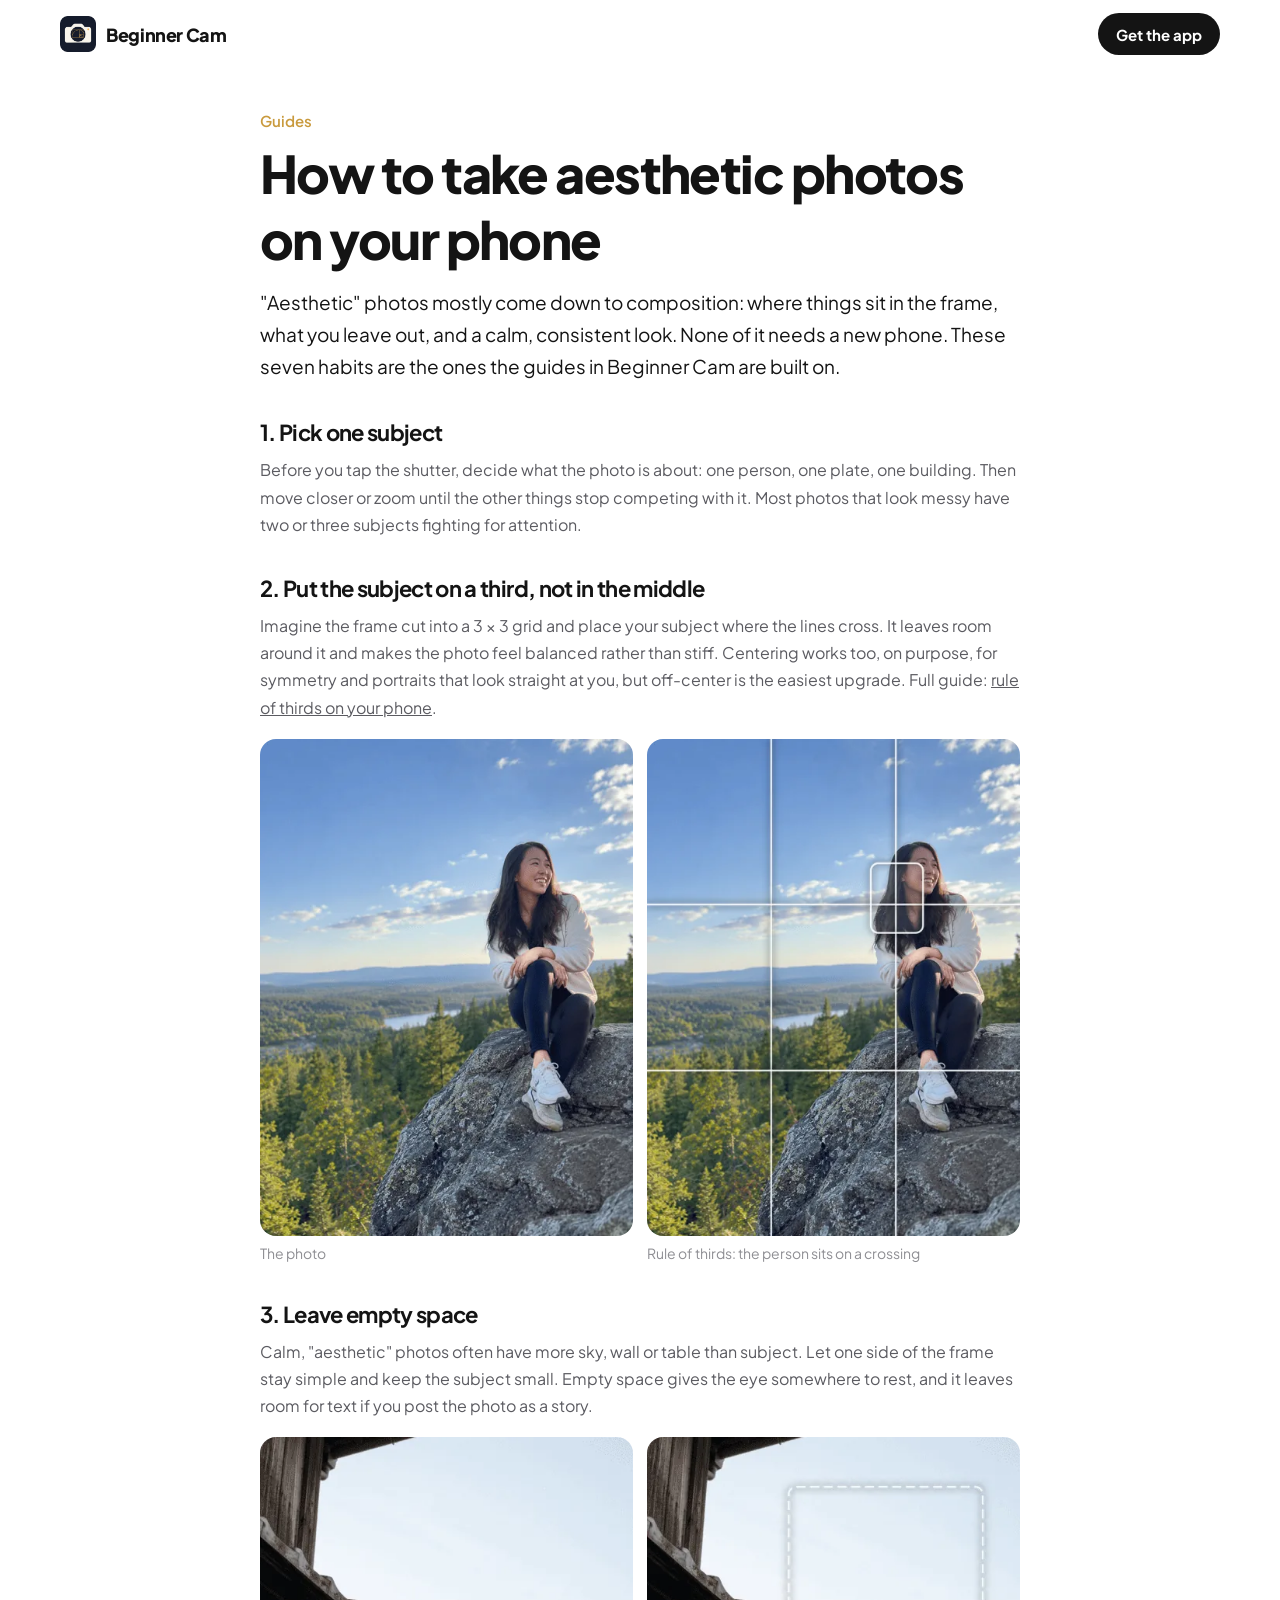
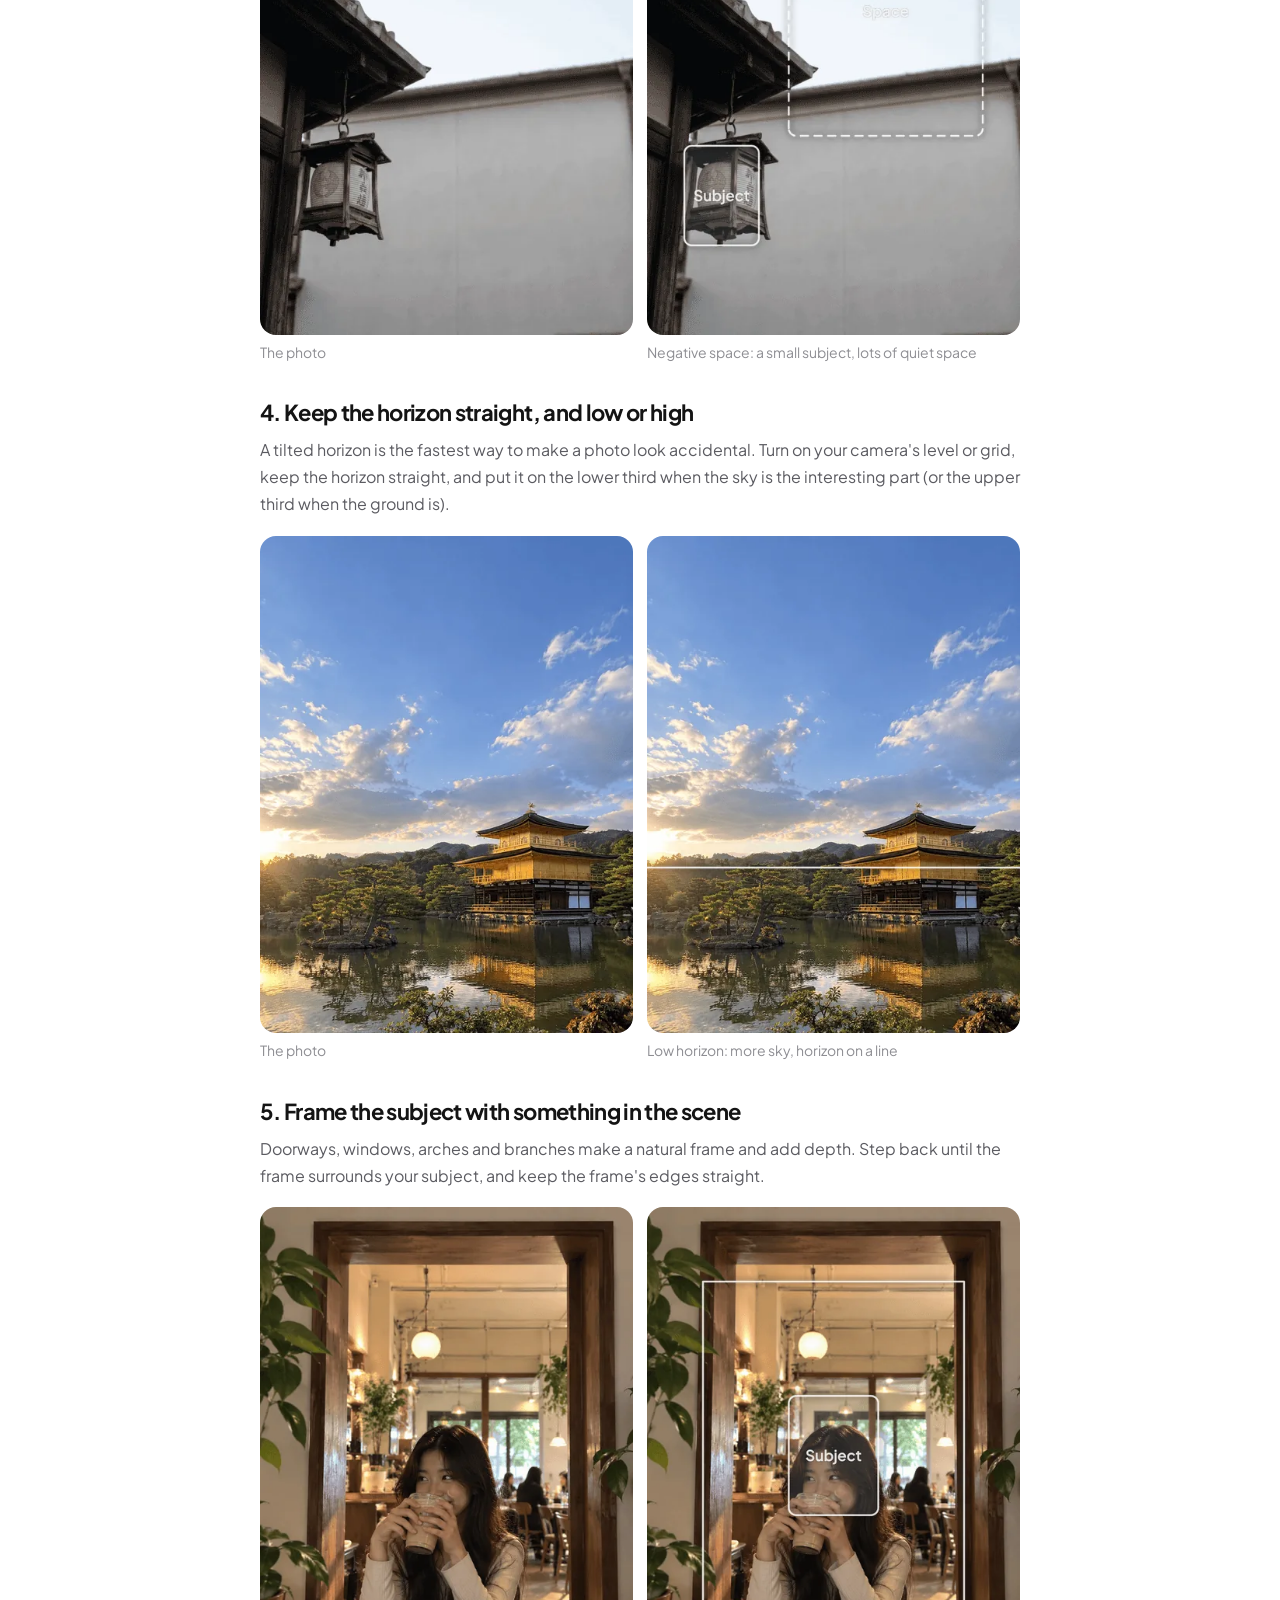
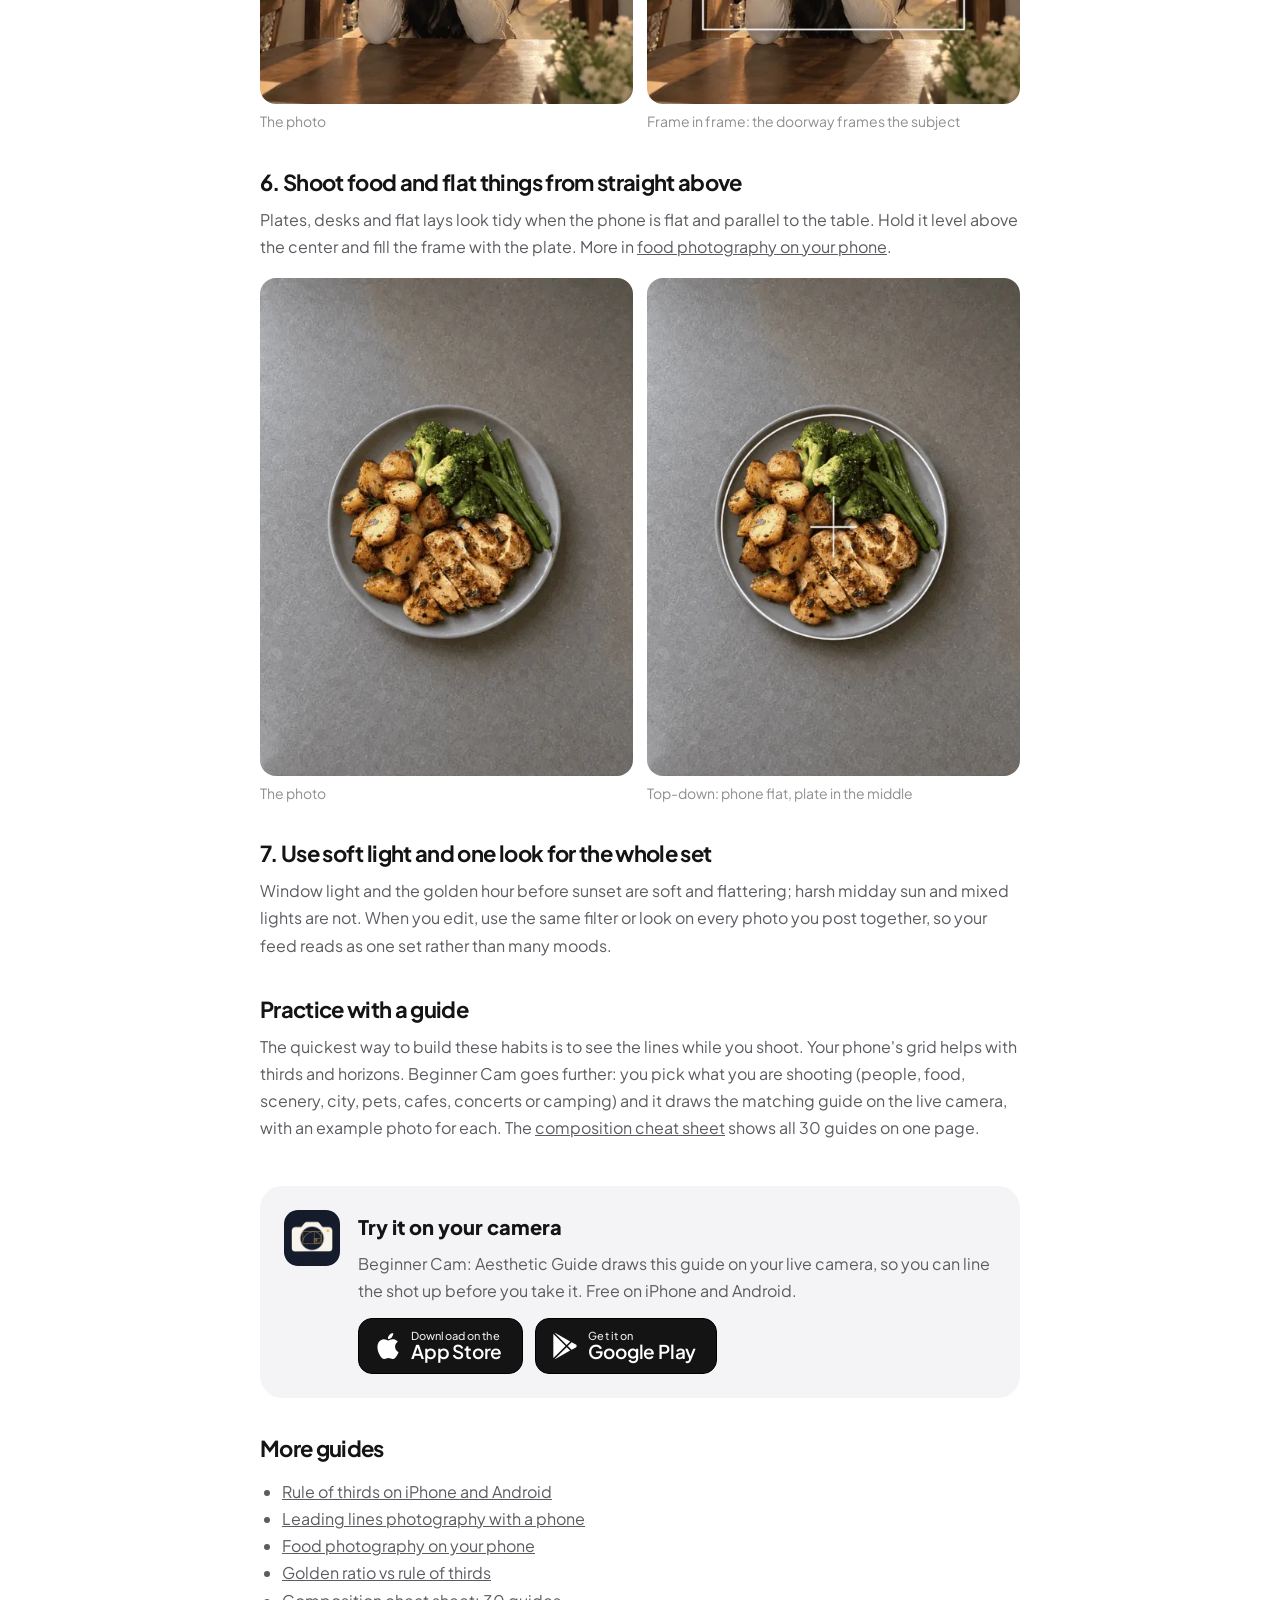
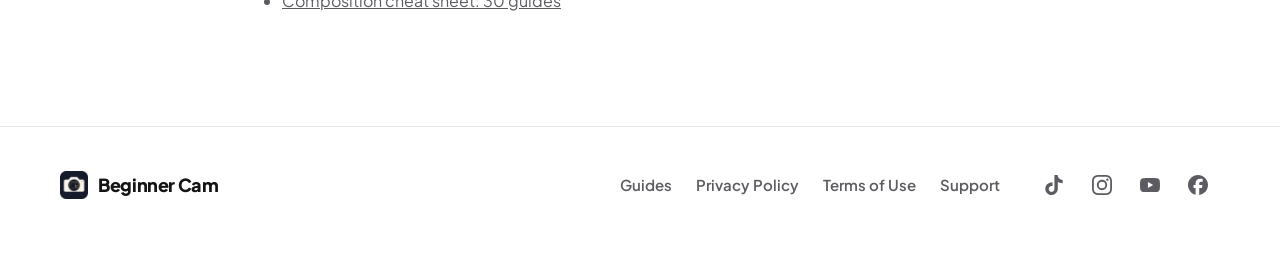
<file: guides/how-to-take-aesthetic-photos.html>
<!doctype html>
<html lang="en">
<head>
  <meta charset="utf-8">
  <meta name="viewport" content="width=device-width, initial-scale=1, viewport-fit=cover">
  <title>How to Take Aesthetic Photos on Your Phone (7 Composition Tips) – Beginner Cam</title>
  <meta name="description" content="Seven simple composition tips for aesthetic phone photos: where to put your subject, how much space to leave, horizons, frames, food from above and keeping one look.">
  <link rel="canonical" href="https://beginnercam.com/guides/how-to-take-aesthetic-photos">
  <meta name="robots" content="index, follow, max-image-preview:large">
  <meta property="og:type" content="article">
  <meta property="og:site_name" content="Beginner Cam">
  <meta property="og:title" content="How to take aesthetic photos on your phone">
  <meta property="og:description" content="Seven simple composition tips for aesthetic phone photos: where to put your subject, how much space to leave, horizons, frames, food from above and keeping one look.">
  <meta property="og:url" content="https://beginnercam.com/guides/how-to-take-aesthetic-photos">
  <meta property="og:image" content="https://beginnercam.com/assets/og-image.jpg">
  <meta property="og:image:width" content="1200">
  <meta property="og:image:height" content="630">
  <meta name="twitter:card" content="summary_large_image">
  <link rel="icon" href="/favicon.ico" sizes="48x48">
  <link rel="icon" href="/assets/favicon-96.png" sizes="96x96" type="image/png">
  <link rel="apple-touch-icon" href="/apple-touch-icon.png">
  <link rel="preconnect" href="https://fonts.googleapis.com">
  <link rel="preconnect" href="https://fonts.gstatic.com" crossorigin>
  <link href="https://fonts.googleapis.com/css2?family=Plus+Jakarta+Sans:wght@400;500;600;700;800&display=swap" rel="stylesheet">
  <link rel="stylesheet" href="/css/style.css">
  <script type="application/ld+json">
{
  "@context": "https://schema.org",
  "@type": "Article",
  "headline": "How to take aesthetic photos on your phone",
  "description": "Seven simple composition tips for aesthetic phone photos: where to put your subject, how much space to leave, horizons, frames, food from above and keeping one look.",
  "url": "https://beginnercam.com/guides/how-to-take-aesthetic-photos",
  "inLanguage": "en",
  "image": "https://beginnercam.com/assets/guides/frame-in-frame-cafes-guide.webp",
  "datePublished": "2026-11-08",
  "dateModified": "2026-11-08",
  "author": {
    "@type": "Organization",
    "name": "Beginner Cam",
    "url": "https://beginnercam.com/"
  },
  "publisher": {
    "@type": "Organization",
    "name": "Beginner Cam",
    "logo": {
      "@type": "ImageObject",
      "url": "https://beginnercam.com/assets/icon-512.png"
    }
  }
}
  </script>
</head>
<body>
  <header class="nav">
    <div class="container nav__inner">
      <a class="brand" href="/"><img src="/assets/icon.webp" alt="" width="36" height="36"><span>Beginner Cam</span></a>
      <a class="btn btn--dark btn--small" href="/#download" style="margin-left:auto">Get the app</a>
    </div>
  </header>
  <main class="legal guide container container--narrow">
    <p class="guide-crumb"><a href="/guides/">Guides</a></p>
    <h1>How to take aesthetic photos on your phone</h1>
    <p class="guide-lead">"Aesthetic" photos mostly come down to composition: where things sit in the frame, what you leave out, and a calm, consistent look. None of it needs a new phone. These seven habits are the ones the guides in Beginner Cam are built on.</p>

    <h2>1. Pick one subject</h2>
    <p>Before you tap the shutter, decide what the photo is about: one person, one plate, one building. Then move closer or zoom until the other things stop competing with it. Most photos that look messy have two or three subjects fighting for attention.</p>

    <h2>2. Put the subject on a third, not in the middle</h2>
    <p>Imagine the frame cut into a 3 × 3 grid and place your subject where the lines cross. It leaves room around it and makes the photo feel balanced rather than stiff. Centering works too, on purpose, for symmetry and portraits that look straight at you, but off-center is the easiest upgrade. Full guide: <a href="/guides/rule-of-thirds-iphone">rule of thirds on your phone</a>.</p>
    <div class="guide-pair"><figure class="guide-fig"><img src="/assets/guides/rule-of-thirds-people.webp" alt="A woman sitting on a rock above a valley, placed on the upper right crossing of the thirds grid" width="480" height="640" loading="lazy"><figcaption>The photo</figcaption></figure><figure class="guide-fig"><img src="/assets/guides/rule-of-thirds-people-guide.webp" alt="A woman sitting on a rock above a valley, placed on the upper right crossing of the thirds grid, with the guide drawn on top" width="480" height="640" loading="lazy"><figcaption>Rule of thirds: the person sits on a crossing</figcaption></figure></div>

    <h2>3. Leave empty space</h2>
    <p>Calm, "aesthetic" photos often have more sky, wall or table than subject. Let one side of the frame stay simple and keep the subject small. Empty space gives the eye somewhere to rest, and it leaves room for text if you post the photo as a story.</p>
    <div class="guide-pair"><figure class="guide-fig"><img src="/assets/guides/negative-space-scenery.webp" alt="A lantern under a roof edge against a plain wall and pale sky" width="480" height="640" loading="lazy"><figcaption>The photo</figcaption></figure><figure class="guide-fig"><img src="/assets/guides/negative-space-scenery-guide.webp" alt="A lantern under a roof edge against a plain wall and pale sky, with the guide drawn on top" width="480" height="640" loading="lazy"><figcaption>Negative space: a small subject, lots of quiet space</figcaption></figure></div>

    <h2>4. Keep the horizon straight, and low or high</h2>
    <p>A tilted horizon is the fastest way to make a photo look accidental. Turn on your camera's level or grid, keep the horizon straight, and put it on the lower third when the sky is the interesting part (or the upper third when the ground is).</p>
    <div class="guide-pair"><figure class="guide-fig"><img src="/assets/guides/low-horizon-scenery.webp" alt="A temple by a lake with the horizon on the lower third and a big sky" width="480" height="640" loading="lazy"><figcaption>The photo</figcaption></figure><figure class="guide-fig"><img src="/assets/guides/low-horizon-scenery-guide.webp" alt="A temple by a lake with the horizon on the lower third and a big sky, with the guide drawn on top" width="480" height="640" loading="lazy"><figcaption>Low horizon: more sky, horizon on a line</figcaption></figure></div>

    <h2>5. Frame the subject with something in the scene</h2>
    <p>Doorways, windows, arches and branches make a natural frame and add depth. Step back until the frame surrounds your subject, and keep the frame's edges straight.</p>
    <div class="guide-pair"><figure class="guide-fig"><img src="/assets/guides/frame-in-frame-cafes.webp" alt="A woman in a cafe framed by a wooden doorway" width="480" height="640" loading="lazy"><figcaption>The photo</figcaption></figure><figure class="guide-fig"><img src="/assets/guides/frame-in-frame-cafes-guide.webp" alt="A woman in a cafe framed by a wooden doorway, with the guide drawn on top" width="480" height="640" loading="lazy"><figcaption>Frame in frame: the doorway frames the subject</figcaption></figure></div>

    <h2>6. Shoot food and flat things from straight above</h2>
    <p>Plates, desks and flat lays look tidy when the phone is flat and parallel to the table. Hold it level above the center and fill the frame with the plate. More in <a href="/guides/food-photography-iphone">food photography on your phone</a>.</p>
    <div class="guide-pair"><figure class="guide-fig"><img src="/assets/guides/top-down-food.webp" alt="A plate of chicken, potatoes and broccoli shot from directly above, centered" width="480" height="640" loading="lazy"><figcaption>The photo</figcaption></figure><figure class="guide-fig"><img src="/assets/guides/top-down-food-guide.webp" alt="A plate of chicken, potatoes and broccoli shot from directly above, centered, with the guide drawn on top" width="480" height="640" loading="lazy"><figcaption>Top-down: phone flat, plate in the middle</figcaption></figure></div>

    <h2>7. Use soft light and one look for the whole set</h2>
    <p>Window light and the golden hour before sunset are soft and flattering; harsh midday sun and mixed lights are not. When you edit, use the same filter or look on every photo you post together, so your feed reads as one set rather than many moods.</p>

    <h2>Practice with a guide</h2>
    <p>The quickest way to build these habits is to see the lines while you shoot. Your phone's grid helps with thirds and horizons. Beginner Cam goes further: you pick what you are shooting (people, food, scenery, city, pets, cafes, concerts or camping) and it draws the matching guide on the live camera, with an example photo for each. The <a href="/guides/composition-cheat-sheet">composition cheat sheet</a> shows all 30 guides on one page.</p>
    <aside class="guide-cta">
      <img src="/assets/icon.webp" alt="" width="56" height="56">
      <div>
        <p class="guide-cta__title">Try it on your camera</p>
        <p>Beginner Cam: Aesthetic Guide draws this guide on your live camera, so you can line the shot up before you take it. Free on iPhone and Android.</p>
        <div class="badges">
          <a class="store-badge" data-store="apple" href="https://apps.apple.com/app/id6823768363"><svg class="store-badge__logo" viewBox="0 0 24 24" aria-hidden="true"><path fill="currentColor" d="M12.152 6.896c-.948 0-2.415-1.078-3.96-1.04-2.04.027-3.91 1.183-4.961 3.014-2.117 3.675-.546 9.103 1.519 12.09 1.013 1.454 2.208 3.09 3.792 3.039 1.52-.065 2.09-.987 3.935-.987 1.831 0 2.35.987 3.96.948 1.637-.026 2.676-1.48 3.676-2.948 1.156-1.688 1.636-3.325 1.662-3.415-.039-.013-3.182-1.221-3.22-4.857-.026-3.04 2.48-4.494 2.597-4.559-1.429-2.09-3.623-2.324-4.39-2.376-2-.156-3.675 1.09-4.61 1.09zM15.53 3.83c.843-1.012 1.4-2.427 1.245-3.83-1.207.052-2.662.805-3.532 1.818-.78.896-1.454 2.338-1.273 3.714 1.338.104 2.715-.688 3.559-1.701"/></svg><span class="store-badge__text"><small>Download on the</small>App Store</span></a>
          <a class="store-badge" data-store="google" href="https://play.google.com/store/apps/details?id=com.reach.beginnercamera"><svg class="store-badge__logo" viewBox="0 0 24 24" aria-hidden="true"><path fill="currentColor" d="M22.018 13.298l-3.919 2.218-3.515-3.493 3.543-3.521 3.891 2.202a1.49 1.49 0 0 1 0 2.594zM1.337.924a1.486 1.486 0 0 0-.112.568v21.017c0 .217.045.419.124.6l11.155-11.087L1.337.924zm12.207 10.065l3.258-3.238L3.45.195a1.466 1.466 0 0 0-.946-.179l11.04 10.973zm0 2.067l-11 10.933c.298.036.612-.016.906-.183l13.324-7.54-3.23-3.21z"/></svg><span class="store-badge__text"><small>Get it on</small>Google Play</span></a>
        </div>
      </div>
    </aside>
    <nav class="guide-more" aria-label="More guides"><h2>More guides</h2><ul><li><a href="/guides/rule-of-thirds-iphone">Rule of thirds on iPhone and Android</a></li><li><a href="/guides/leading-lines-photography">Leading lines photography with a phone</a></li><li><a href="/guides/food-photography-iphone">Food photography on your phone</a></li><li><a href="/guides/golden-ratio-vs-rule-of-thirds">Golden ratio vs rule of thirds</a></li><li><a href="/guides/composition-cheat-sheet">Composition cheat sheet: 30 guides</a></li></ul></nav>
  </main>
  <footer class="footer">
    <div class="container footer__inner">
      <a class="brand" href="/"><img src="/assets/icon.webp" alt="" width="28" height="28"><span>Beginner Cam</span></a>
      <nav aria-label="Footer">
        <a href="/guides/">Guides</a>
        <a href="/privacy">Privacy Policy</a>
        <a href="/terms">Terms of Use</a>
        <a href="/support">Support</a>
      </nav>
      <ul class="social" aria-label="Follow Beginner Cam">
        <li><a href="https://www.tiktok.com/@beginnercamapp" rel="me noopener" target="_blank" aria-label="Beginner Cam on TikTok"><svg viewBox="0 0 24 24" aria-hidden="true"><path fill="currentColor" d="M12.525.02c1.31-.02 2.61-.01 3.91-.02.08 1.53.63 3.09 1.75 4.17 1.12 1.11 2.7 1.62 4.24 1.79v4.03c-1.44-.05-2.89-.35-4.2-.97-.57-.26-1.1-.59-1.62-.93-.01 2.92.01 5.84-.02 8.75-.08 1.4-.54 2.79-1.35 3.94-1.31 1.92-3.58 3.17-5.91 3.21-1.43.08-2.86-.31-4.08-1.03-2.02-1.19-3.44-3.37-3.65-5.71-.02-.5-.03-1-.01-1.49.18-1.9 1.12-3.72 2.58-4.96 1.66-1.44 3.98-2.13 6.15-1.72.02 1.48-.04 2.96-.04 4.44-.99-.32-2.15-.23-3.02.37-.63.41-1.11 1.04-1.36 1.75-.21.51-.15 1.07-.14 1.61.24 1.64 1.82 3.02 3.5 2.87 1.12-.01 2.19-.66 2.77-1.61.19-.33.4-.67.41-1.06.1-1.79.06-3.57.07-5.36.01-4.03-.01-8.05.02-12.07z"/></svg></a></li>
        <li><a href="https://www.instagram.com/beginnercamapp/" rel="me noopener" target="_blank" aria-label="Beginner Cam on Instagram"><svg viewBox="0 0 24 24" aria-hidden="true"><path fill="currentColor" d="M7.0301.084c-1.2768.0602-2.1487.264-2.911.5634-.7888.3075-1.4575.72-2.1228 1.3877-.6652.6677-1.075 1.3368-1.3802 2.127-.2954.7638-.4956 1.6365-.552 2.914-.0564 1.2775-.0689 1.6882-.0626 4.947.0062 3.2586.0206 3.6671.0825 4.9473.061 1.2765.264 2.1482.5635 2.9107.308.7889.72 1.4573 1.388 2.1228.6679.6655 1.3365 1.0743 2.1285 1.38.7632.295 1.6361.4961 2.9134.552 1.2773.056 1.6884.069 4.9462.0627 3.2578-.0062 3.668-.0207 4.9478-.0814 1.28-.0607 2.147-.2652 2.9098-.5633.7889-.3086 1.4578-.72 2.1228-1.3881.665-.6682 1.0745-1.3378 1.3795-2.1284.2957-.7632.4966-1.636.552-2.9124.056-1.2809.0692-1.6898.063-4.948-.0063-3.2583-.021-3.6668-.0817-4.9465-.0607-1.2797-.264-2.1487-.5633-2.9117-.3084-.7889-.72-1.4568-1.3876-2.1228C21.2982 1.33 20.628.9208 19.8378.6165 19.074.321 18.2017.1197 16.9244.0645 15.6471.0093 15.236-.005 11.977.0014 8.718.0076 8.31.0215 7.0301.0839m.1402 21.6932c-1.17-.0509-1.8053-.2453-2.2287-.408-.5606-.216-.96-.4771-1.3819-.895-.422-.4178-.6811-.8186-.9-1.378-.1644-.4234-.3624-1.058-.4171-2.228-.0595-1.2645-.072-1.6442-.079-4.848-.007-3.2037.0053-3.583.0607-4.848.05-1.169.2456-1.805.408-2.2282.216-.5613.4762-.96.895-1.3816.4188-.4217.8184-.6814 1.3783-.9003.423-.1651 1.0575-.3614 2.227-.4171 1.2655-.06 1.6447-.072 4.848-.079 3.2033-.007 3.5835.005 4.8495.0608 1.169.0508 1.8053.2445 2.228.408.5608.216.96.4754 1.3816.895.4217.4194.6816.8176.9005 1.3787.1653.4217.3617 1.056.4169 2.2263.0602 1.2655.0739 1.645.0796 4.848.0058 3.203-.0055 3.5834-.061 4.848-.051 1.17-.245 1.8055-.408 2.2294-.216.5604-.4763.96-.8954 1.3814-.419.4215-.8181.6811-1.3783.9-.4224.1649-1.0577.3617-2.2262.4174-1.2656.0595-1.6448.072-4.8493.079-3.2045.007-3.5825-.006-4.848-.0608M16.953 5.5864A1.44 1.44 0 1 0 18.39 4.144a1.44 1.44 0 0 0-1.437 1.4424M5.8385 12.012c.0067 3.4032 2.7706 6.1557 6.173 6.1493 3.4026-.0065 6.157-2.7701 6.1506-6.1733-.0065-3.4032-2.771-6.1565-6.174-6.1498-3.403.0067-6.156 2.771-6.1496 6.1738M8 12.0077a4 4 0 1 1 4.008 3.9921A3.9996 3.9996 0 0 1 8 12.0077"/></svg></a></li>
        <li><a href="https://www.youtube.com/@Beginnercamapp" rel="me noopener" target="_blank" aria-label="Beginner Cam on YouTube"><svg viewBox="0 0 24 24" aria-hidden="true"><path fill="currentColor" d="M23.498 6.186a3.016 3.016 0 0 0-2.122-2.136C19.505 3.545 12 3.545 12 3.545s-7.505 0-9.377.505A3.017 3.017 0 0 0 .502 6.186C0 8.07 0 12 0 12s0 3.93.502 5.814a3.016 3.016 0 0 0 2.122 2.136c1.871.505 9.376.505 9.376.505s7.505 0 9.377-.505a3.015 3.015 0 0 0 2.122-2.136C24 15.93 24 12 24 12s0-3.93-.502-5.814zM9.545 15.568V8.432L15.818 12l-6.273 3.568z"/></svg></a></li>
        <li><a href="https://www.facebook.com/beginnercamapp" rel="me noopener" target="_blank" aria-label="Beginner Cam on Facebook"><svg viewBox="0 0 24 24" aria-hidden="true"><path fill="currentColor" d="M9.101 23.691v-7.98H6.627v-3.667h2.474v-1.58c0-4.085 1.848-5.978 5.858-5.978.401 0 .955.042 1.468.103a8.68 8.68 0 0 1 1.141.195v3.325a8.623 8.623 0 0 0-.653-.036 26.805 26.805 0 0 0-.733-.009c-.707 0-1.259.096-1.675.309a1.686 1.686 0 0 0-.679.622c-.258.42-.374.995-.374 1.752v1.297h3.919l-.386 2.103-.287 1.564h-3.246v8.245C19.396 23.238 24 18.179 24 12.044c0-6.627-5.373-12-12-12s-12 5.373-12 12c0 5.628 3.874 10.35 9.101 11.647Z"/></svg></a></li>
      </ul>
    </div>
  </footer>
  <script src="/js/main.js" defer></script>
</body>
</html>
</file>
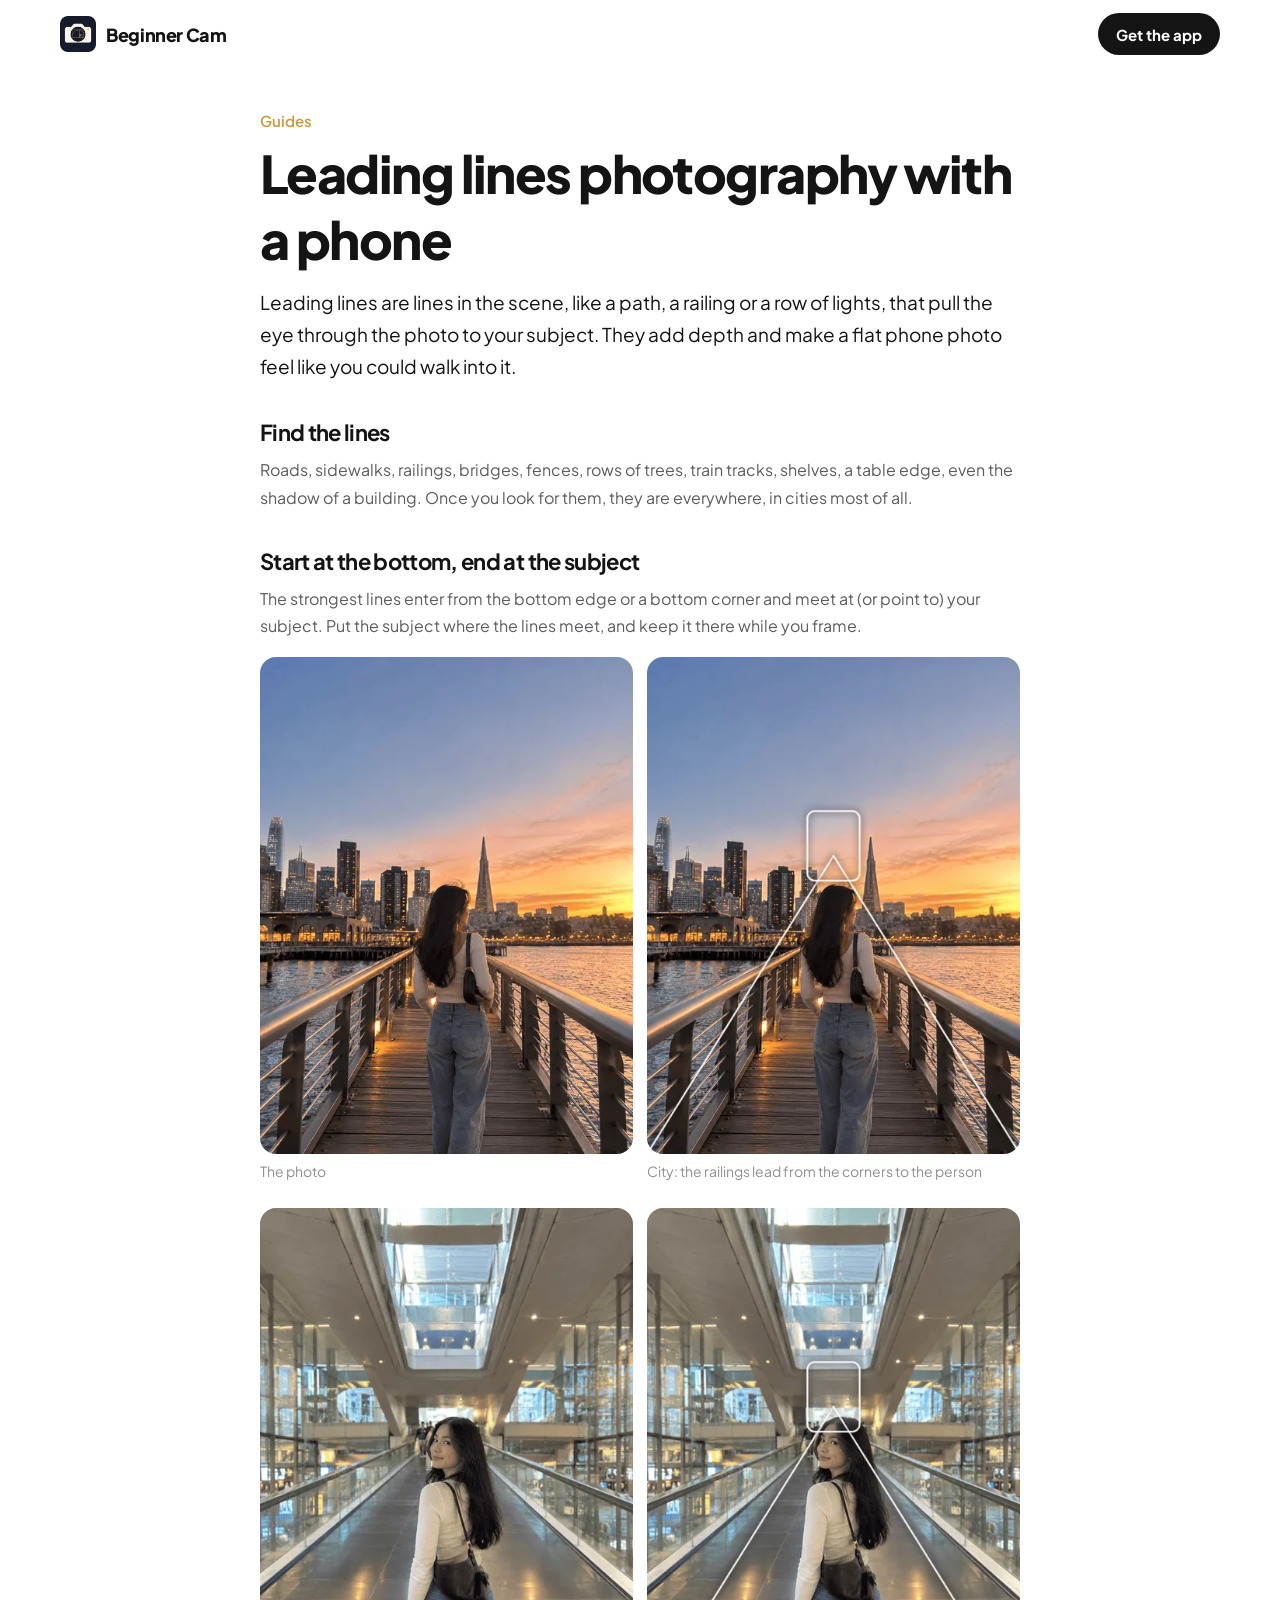
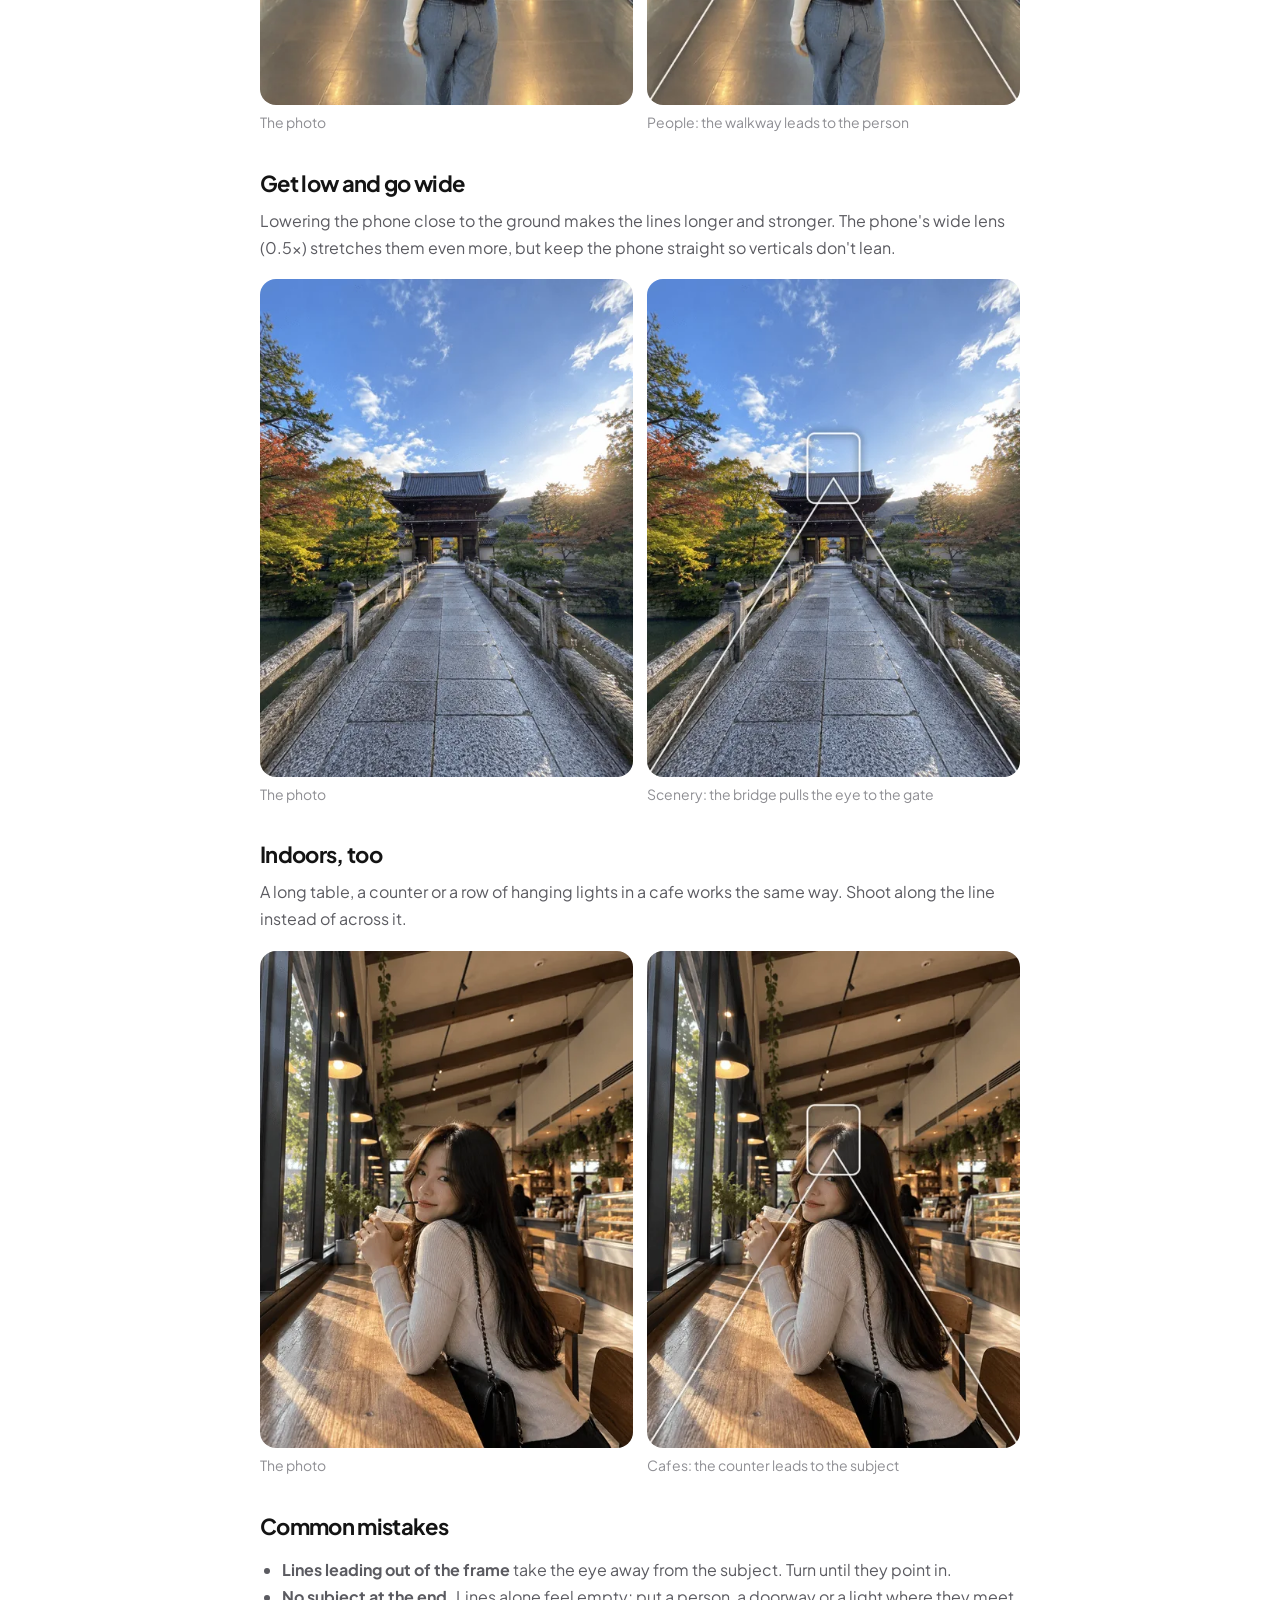
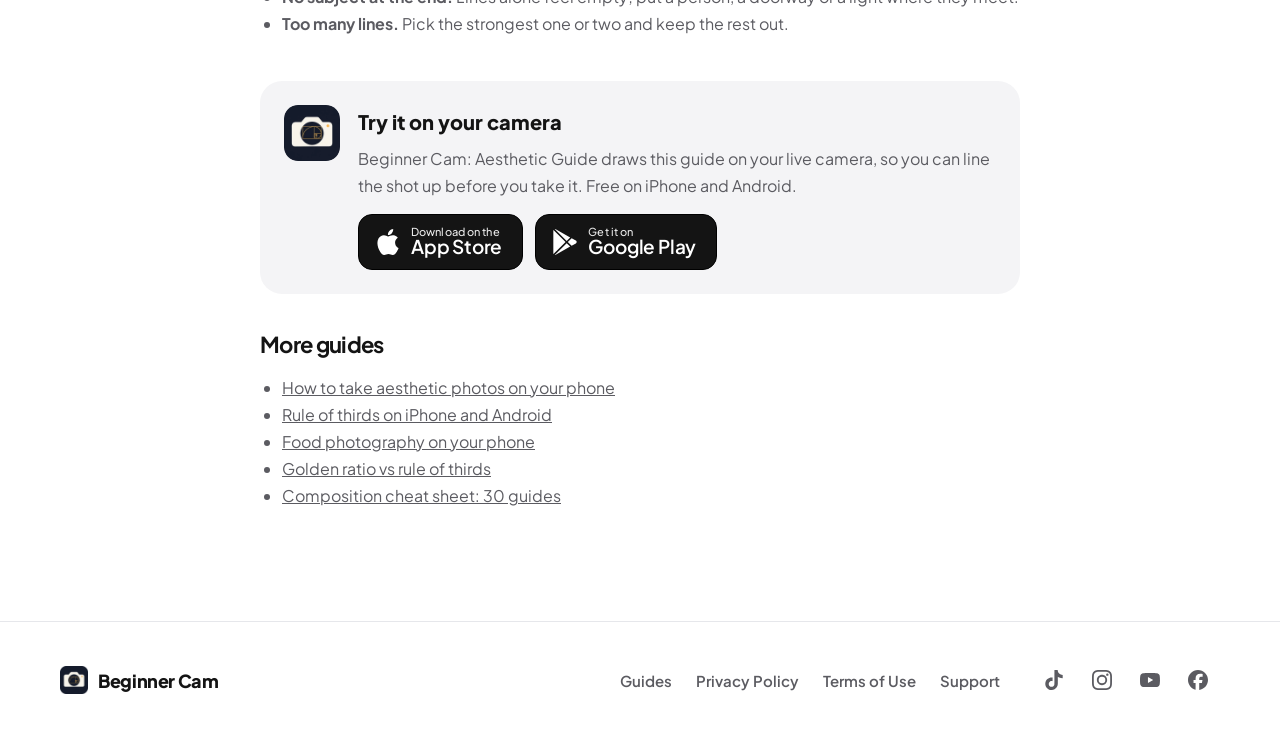
<file: guides/leading-lines-photography.html>
<!doctype html>
<html lang="en">
<head>
  <meta charset="utf-8">
  <meta name="viewport" content="width=device-width, initial-scale=1, viewport-fit=cover">
  <title>Leading Lines Photography: How to Use Them With Your Phone – Beginner Cam</title>
  <meta name="description" content="How to use leading lines in phone photos: find roads, rails, paths and edges, start them at the bottom of the frame, end them at your subject, and get low for depth.">
  <link rel="canonical" href="https://beginnercam.com/guides/leading-lines-photography">
  <meta name="robots" content="index, follow, max-image-preview:large">
  <meta property="og:type" content="article">
  <meta property="og:site_name" content="Beginner Cam">
  <meta property="og:title" content="Leading lines photography with a phone">
  <meta property="og:description" content="How to use leading lines in phone photos: find roads, rails, paths and edges, start them at the bottom of the frame, end them at your subject, and get low for depth.">
  <meta property="og:url" content="https://beginnercam.com/guides/leading-lines-photography">
  <meta property="og:image" content="https://beginnercam.com/assets/og-image.jpg">
  <meta property="og:image:width" content="1200">
  <meta property="og:image:height" content="630">
  <meta name="twitter:card" content="summary_large_image">
  <link rel="icon" href="/favicon.ico" sizes="48x48">
  <link rel="icon" href="/assets/favicon-96.png" sizes="96x96" type="image/png">
  <link rel="apple-touch-icon" href="/apple-touch-icon.png">
  <link rel="preconnect" href="https://fonts.googleapis.com">
  <link rel="preconnect" href="https://fonts.gstatic.com" crossorigin>
  <link href="https://fonts.googleapis.com/css2?family=Plus+Jakarta+Sans:wght@400;500;600;700;800&display=swap" rel="stylesheet">
  <link rel="stylesheet" href="/css/style.css">
  <script type="application/ld+json">
{
  "@context": "https://schema.org",
  "@type": "Article",
  "headline": "Leading lines photography with a phone",
  "description": "How to use leading lines in phone photos: find roads, rails, paths and edges, start them at the bottom of the frame, end them at your subject, and get low for depth.",
  "url": "https://beginnercam.com/guides/leading-lines-photography",
  "inLanguage": "en",
  "image": "https://beginnercam.com/assets/guides/leading-lines-city-guide.webp",
  "datePublished": "2026-11-08",
  "dateModified": "2026-11-08",
  "author": {
    "@type": "Organization",
    "name": "Beginner Cam",
    "url": "https://beginnercam.com/"
  },
  "publisher": {
    "@type": "Organization",
    "name": "Beginner Cam",
    "logo": {
      "@type": "ImageObject",
      "url": "https://beginnercam.com/assets/icon-512.png"
    }
  }
}
  </script>
</head>
<body>
  <header class="nav">
    <div class="container nav__inner">
      <a class="brand" href="/"><img src="/assets/icon.webp" alt="" width="36" height="36"><span>Beginner Cam</span></a>
      <a class="btn btn--dark btn--small" href="/#download" style="margin-left:auto">Get the app</a>
    </div>
  </header>
  <main class="legal guide container container--narrow">
    <p class="guide-crumb"><a href="/guides/">Guides</a></p>
    <h1>Leading lines photography with a phone</h1>
    <p class="guide-lead">Leading lines are lines in the scene, like a path, a railing or a row of lights, that pull the eye through the photo to your subject. They add depth and make a flat phone photo feel like you could walk into it.</p>

    <h2>Find the lines</h2>
    <p>Roads, sidewalks, railings, bridges, fences, rows of trees, train tracks, shelves, a table edge, even the shadow of a building. Once you look for them, they are everywhere, in cities most of all.</p>

    <h2>Start at the bottom, end at the subject</h2>
    <p>The strongest lines enter from the bottom edge or a bottom corner and meet at (or point to) your subject. Put the subject where the lines meet, and keep it there while you frame.</p>
    <div class="guide-pair"><figure class="guide-fig"><img src="/assets/guides/leading-lines-city.webp" alt="A woman on a boardwalk with the railings leading to her and the city skyline" width="480" height="640" loading="lazy"><figcaption>The photo</figcaption></figure><figure class="guide-fig"><img src="/assets/guides/leading-lines-city-guide.webp" alt="A woman on a boardwalk with the railings leading to her and the city skyline, with the guide drawn on top" width="480" height="640" loading="lazy"><figcaption>City: the railings lead from the corners to the person</figcaption></figure></div>
    <div class="guide-pair"><figure class="guide-fig"><img src="/assets/guides/leading-lines-people.webp" alt="A woman walking along a glass walkway, the railings leading to her" width="480" height="640" loading="lazy"><figcaption>The photo</figcaption></figure><figure class="guide-fig"><img src="/assets/guides/leading-lines-people-guide.webp" alt="A woman walking along a glass walkway, the railings leading to her, with the guide drawn on top" width="480" height="640" loading="lazy"><figcaption>People: the walkway leads to the person</figcaption></figure></div>

    <h2>Get low and go wide</h2>
    <p>Lowering the phone close to the ground makes the lines longer and stronger. The phone's wide lens (0.5×) stretches them even more, but keep the phone straight so verticals don't lean.</p>
    <div class="guide-pair"><figure class="guide-fig"><img src="/assets/guides/leading-lines-scenery.webp" alt="A stone bridge leading to a temple gate under autumn trees" width="480" height="640" loading="lazy"><figcaption>The photo</figcaption></figure><figure class="guide-fig"><img src="/assets/guides/leading-lines-scenery-guide.webp" alt="A stone bridge leading to a temple gate under autumn trees, with the guide drawn on top" width="480" height="640" loading="lazy"><figcaption>Scenery: the bridge pulls the eye to the gate</figcaption></figure></div>

    <h2>Indoors, too</h2>
    <p>A long table, a counter or a row of hanging lights in a cafe works the same way. Shoot along the line instead of across it.</p>
    <div class="guide-pair"><figure class="guide-fig"><img src="/assets/guides/leading-lines-cafes.webp" alt="A woman at a long cafe counter by the windows, the counter leading to her" width="480" height="640" loading="lazy"><figcaption>The photo</figcaption></figure><figure class="guide-fig"><img src="/assets/guides/leading-lines-cafes-guide.webp" alt="A woman at a long cafe counter by the windows, the counter leading to her, with the guide drawn on top" width="480" height="640" loading="lazy"><figcaption>Cafes: the counter leads to the subject</figcaption></figure></div>

    <h2>Common mistakes</h2>
    <ul>
      <li><strong>Lines leading out of the frame</strong> take the eye away from the subject. Turn until they point in.</li>
      <li><strong>No subject at the end.</strong> Lines alone feel empty; put a person, a doorway or a light where they meet.</li>
      <li><strong>Too many lines.</strong> Pick the strongest one or two and keep the rest out.</li>
    </ul>
    <aside class="guide-cta">
      <img src="/assets/icon.webp" alt="" width="56" height="56">
      <div>
        <p class="guide-cta__title">Try it on your camera</p>
        <p>Beginner Cam: Aesthetic Guide draws this guide on your live camera, so you can line the shot up before you take it. Free on iPhone and Android.</p>
        <div class="badges">
          <a class="store-badge" data-store="apple" href="https://apps.apple.com/app/id6823768363"><svg class="store-badge__logo" viewBox="0 0 24 24" aria-hidden="true"><path fill="currentColor" d="M12.152 6.896c-.948 0-2.415-1.078-3.96-1.04-2.04.027-3.91 1.183-4.961 3.014-2.117 3.675-.546 9.103 1.519 12.09 1.013 1.454 2.208 3.09 3.792 3.039 1.52-.065 2.09-.987 3.935-.987 1.831 0 2.35.987 3.96.948 1.637-.026 2.676-1.48 3.676-2.948 1.156-1.688 1.636-3.325 1.662-3.415-.039-.013-3.182-1.221-3.22-4.857-.026-3.04 2.48-4.494 2.597-4.559-1.429-2.09-3.623-2.324-4.39-2.376-2-.156-3.675 1.09-4.61 1.09zM15.53 3.83c.843-1.012 1.4-2.427 1.245-3.83-1.207.052-2.662.805-3.532 1.818-.78.896-1.454 2.338-1.273 3.714 1.338.104 2.715-.688 3.559-1.701"/></svg><span class="store-badge__text"><small>Download on the</small>App Store</span></a>
          <a class="store-badge" data-store="google" href="https://play.google.com/store/apps/details?id=com.reach.beginnercamera"><svg class="store-badge__logo" viewBox="0 0 24 24" aria-hidden="true"><path fill="currentColor" d="M22.018 13.298l-3.919 2.218-3.515-3.493 3.543-3.521 3.891 2.202a1.49 1.49 0 0 1 0 2.594zM1.337.924a1.486 1.486 0 0 0-.112.568v21.017c0 .217.045.419.124.6l11.155-11.087L1.337.924zm12.207 10.065l3.258-3.238L3.45.195a1.466 1.466 0 0 0-.946-.179l11.04 10.973zm0 2.067l-11 10.933c.298.036.612-.016.906-.183l13.324-7.54-3.23-3.21z"/></svg><span class="store-badge__text"><small>Get it on</small>Google Play</span></a>
        </div>
      </div>
    </aside>
    <nav class="guide-more" aria-label="More guides"><h2>More guides</h2><ul><li><a href="/guides/how-to-take-aesthetic-photos">How to take aesthetic photos on your phone</a></li><li><a href="/guides/rule-of-thirds-iphone">Rule of thirds on iPhone and Android</a></li><li><a href="/guides/food-photography-iphone">Food photography on your phone</a></li><li><a href="/guides/golden-ratio-vs-rule-of-thirds">Golden ratio vs rule of thirds</a></li><li><a href="/guides/composition-cheat-sheet">Composition cheat sheet: 30 guides</a></li></ul></nav>
  </main>
  <footer class="footer">
    <div class="container footer__inner">
      <a class="brand" href="/"><img src="/assets/icon.webp" alt="" width="28" height="28"><span>Beginner Cam</span></a>
      <nav aria-label="Footer">
        <a href="/guides/">Guides</a>
        <a href="/privacy">Privacy Policy</a>
        <a href="/terms">Terms of Use</a>
        <a href="/support">Support</a>
      </nav>
      <ul class="social" aria-label="Follow Beginner Cam">
        <li><a href="https://www.tiktok.com/@beginnercamapp" rel="me noopener" target="_blank" aria-label="Beginner Cam on TikTok"><svg viewBox="0 0 24 24" aria-hidden="true"><path fill="currentColor" d="M12.525.02c1.31-.02 2.61-.01 3.91-.02.08 1.53.63 3.09 1.75 4.17 1.12 1.11 2.7 1.62 4.24 1.79v4.03c-1.44-.05-2.89-.35-4.2-.97-.57-.26-1.1-.59-1.62-.93-.01 2.92.01 5.84-.02 8.75-.08 1.4-.54 2.79-1.35 3.94-1.31 1.92-3.58 3.17-5.91 3.21-1.43.08-2.86-.31-4.08-1.03-2.02-1.19-3.44-3.37-3.65-5.71-.02-.5-.03-1-.01-1.49.18-1.9 1.12-3.72 2.58-4.96 1.66-1.44 3.98-2.13 6.15-1.72.02 1.48-.04 2.96-.04 4.44-.99-.32-2.15-.23-3.02.37-.63.41-1.11 1.04-1.36 1.75-.21.51-.15 1.07-.14 1.61.24 1.64 1.82 3.02 3.5 2.87 1.12-.01 2.19-.66 2.77-1.61.19-.33.4-.67.41-1.06.1-1.79.06-3.57.07-5.36.01-4.03-.01-8.05.02-12.07z"/></svg></a></li>
        <li><a href="https://www.instagram.com/beginnercamapp/" rel="me noopener" target="_blank" aria-label="Beginner Cam on Instagram"><svg viewBox="0 0 24 24" aria-hidden="true"><path fill="currentColor" d="M7.0301.084c-1.2768.0602-2.1487.264-2.911.5634-.7888.3075-1.4575.72-2.1228 1.3877-.6652.6677-1.075 1.3368-1.3802 2.127-.2954.7638-.4956 1.6365-.552 2.914-.0564 1.2775-.0689 1.6882-.0626 4.947.0062 3.2586.0206 3.6671.0825 4.9473.061 1.2765.264 2.1482.5635 2.9107.308.7889.72 1.4573 1.388 2.1228.6679.6655 1.3365 1.0743 2.1285 1.38.7632.295 1.6361.4961 2.9134.552 1.2773.056 1.6884.069 4.9462.0627 3.2578-.0062 3.668-.0207 4.9478-.0814 1.28-.0607 2.147-.2652 2.9098-.5633.7889-.3086 1.4578-.72 2.1228-1.3881.665-.6682 1.0745-1.3378 1.3795-2.1284.2957-.7632.4966-1.636.552-2.9124.056-1.2809.0692-1.6898.063-4.948-.0063-3.2583-.021-3.6668-.0817-4.9465-.0607-1.2797-.264-2.1487-.5633-2.9117-.3084-.7889-.72-1.4568-1.3876-2.1228C21.2982 1.33 20.628.9208 19.8378.6165 19.074.321 18.2017.1197 16.9244.0645 15.6471.0093 15.236-.005 11.977.0014 8.718.0076 8.31.0215 7.0301.0839m.1402 21.6932c-1.17-.0509-1.8053-.2453-2.2287-.408-.5606-.216-.96-.4771-1.3819-.895-.422-.4178-.6811-.8186-.9-1.378-.1644-.4234-.3624-1.058-.4171-2.228-.0595-1.2645-.072-1.6442-.079-4.848-.007-3.2037.0053-3.583.0607-4.848.05-1.169.2456-1.805.408-2.2282.216-.5613.4762-.96.895-1.3816.4188-.4217.8184-.6814 1.3783-.9003.423-.1651 1.0575-.3614 2.227-.4171 1.2655-.06 1.6447-.072 4.848-.079 3.2033-.007 3.5835.005 4.8495.0608 1.169.0508 1.8053.2445 2.228.408.5608.216.96.4754 1.3816.895.4217.4194.6816.8176.9005 1.3787.1653.4217.3617 1.056.4169 2.2263.0602 1.2655.0739 1.645.0796 4.848.0058 3.203-.0055 3.5834-.061 4.848-.051 1.17-.245 1.8055-.408 2.2294-.216.5604-.4763.96-.8954 1.3814-.419.4215-.8181.6811-1.3783.9-.4224.1649-1.0577.3617-2.2262.4174-1.2656.0595-1.6448.072-4.8493.079-3.2045.007-3.5825-.006-4.848-.0608M16.953 5.5864A1.44 1.44 0 1 0 18.39 4.144a1.44 1.44 0 0 0-1.437 1.4424M5.8385 12.012c.0067 3.4032 2.7706 6.1557 6.173 6.1493 3.4026-.0065 6.157-2.7701 6.1506-6.1733-.0065-3.4032-2.771-6.1565-6.174-6.1498-3.403.0067-6.156 2.771-6.1496 6.1738M8 12.0077a4 4 0 1 1 4.008 3.9921A3.9996 3.9996 0 0 1 8 12.0077"/></svg></a></li>
        <li><a href="https://www.youtube.com/@Beginnercamapp" rel="me noopener" target="_blank" aria-label="Beginner Cam on YouTube"><svg viewBox="0 0 24 24" aria-hidden="true"><path fill="currentColor" d="M23.498 6.186a3.016 3.016 0 0 0-2.122-2.136C19.505 3.545 12 3.545 12 3.545s-7.505 0-9.377.505A3.017 3.017 0 0 0 .502 6.186C0 8.07 0 12 0 12s0 3.93.502 5.814a3.016 3.016 0 0 0 2.122 2.136c1.871.505 9.376.505 9.376.505s7.505 0 9.377-.505a3.015 3.015 0 0 0 2.122-2.136C24 15.93 24 12 24 12s0-3.93-.502-5.814zM9.545 15.568V8.432L15.818 12l-6.273 3.568z"/></svg></a></li>
        <li><a href="https://www.facebook.com/beginnercamapp" rel="me noopener" target="_blank" aria-label="Beginner Cam on Facebook"><svg viewBox="0 0 24 24" aria-hidden="true"><path fill="currentColor" d="M9.101 23.691v-7.98H6.627v-3.667h2.474v-1.58c0-4.085 1.848-5.978 5.858-5.978.401 0 .955.042 1.468.103a8.68 8.68 0 0 1 1.141.195v3.325a8.623 8.623 0 0 0-.653-.036 26.805 26.805 0 0 0-.733-.009c-.707 0-1.259.096-1.675.309a1.686 1.686 0 0 0-.679.622c-.258.42-.374.995-.374 1.752v1.297h3.919l-.386 2.103-.287 1.564h-3.246v8.245C19.396 23.238 24 18.179 24 12.044c0-6.627-5.373-12-12-12s-12 5.373-12 12c0 5.628 3.874 10.35 9.101 11.647Z"/></svg></a></li>
      </ul>
    </div>
  </footer>
  <script src="/js/main.js" defer></script>
</body>
</html>
</file>
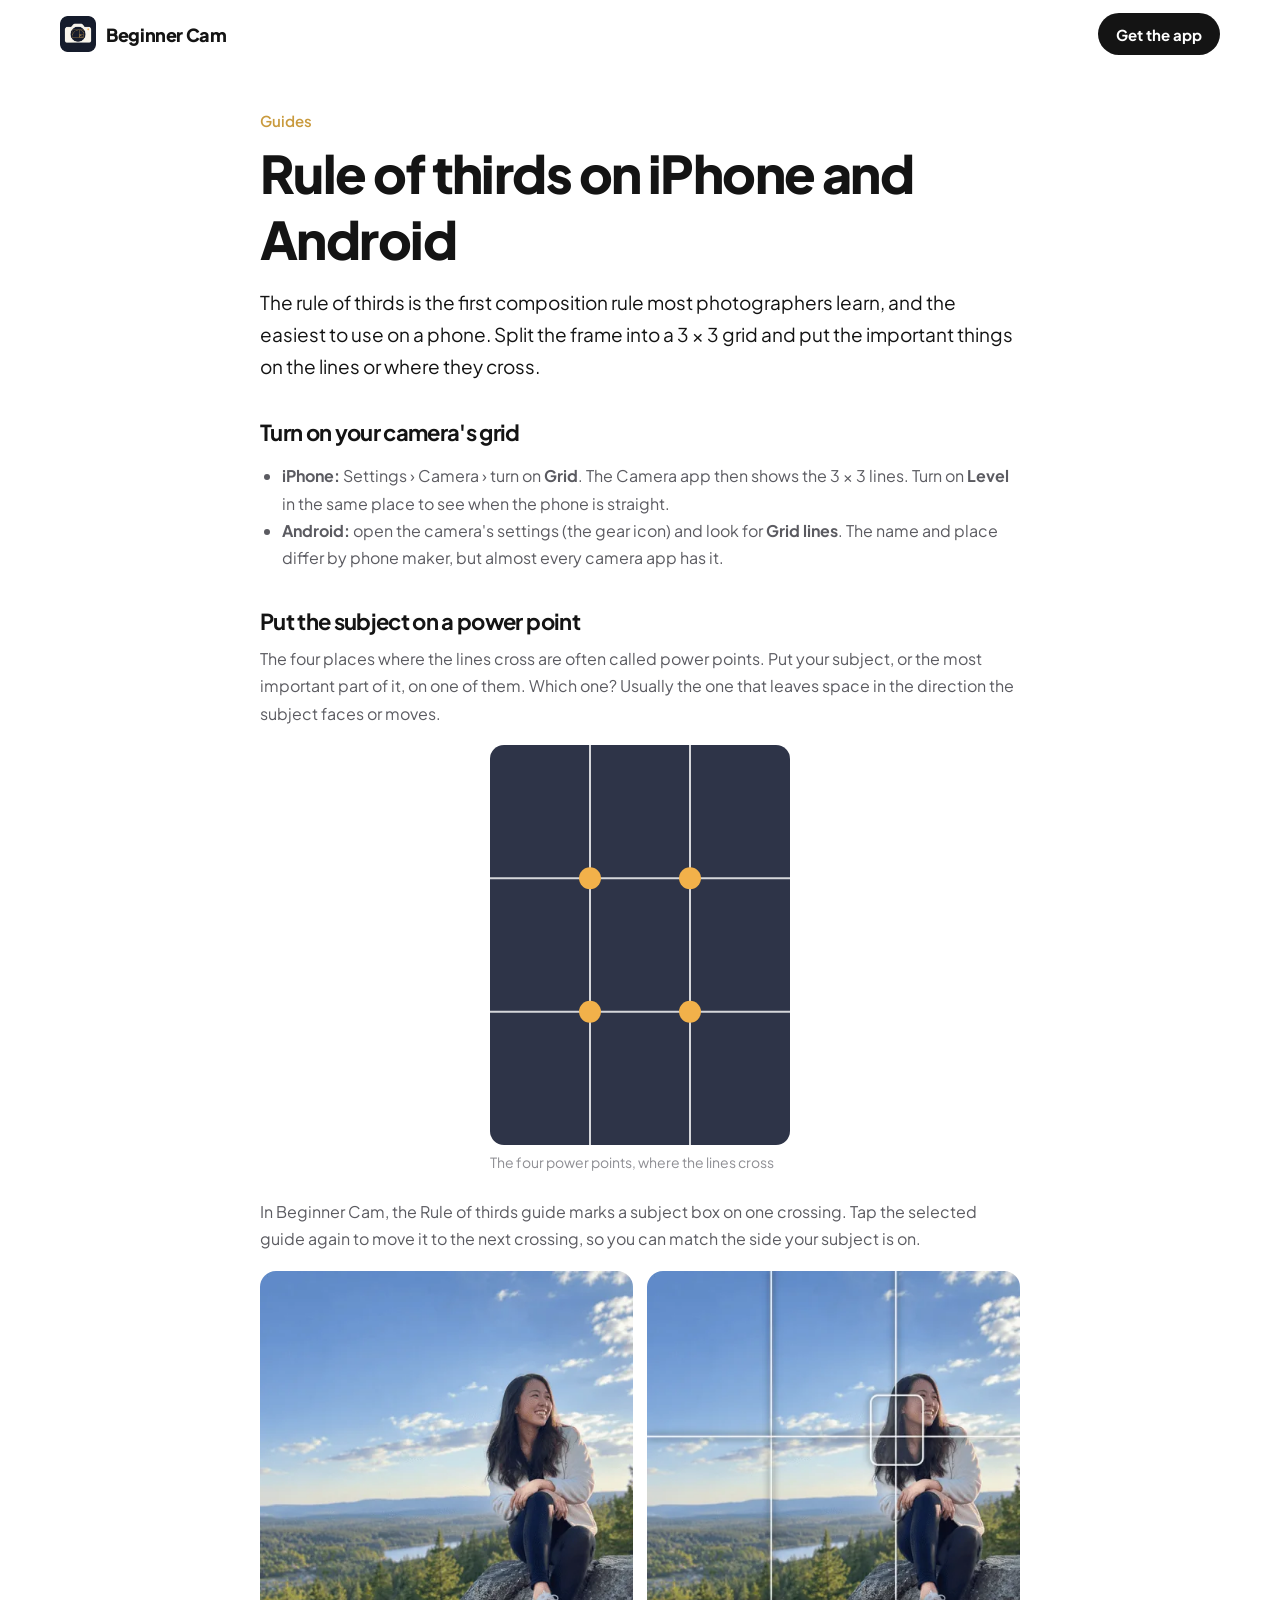
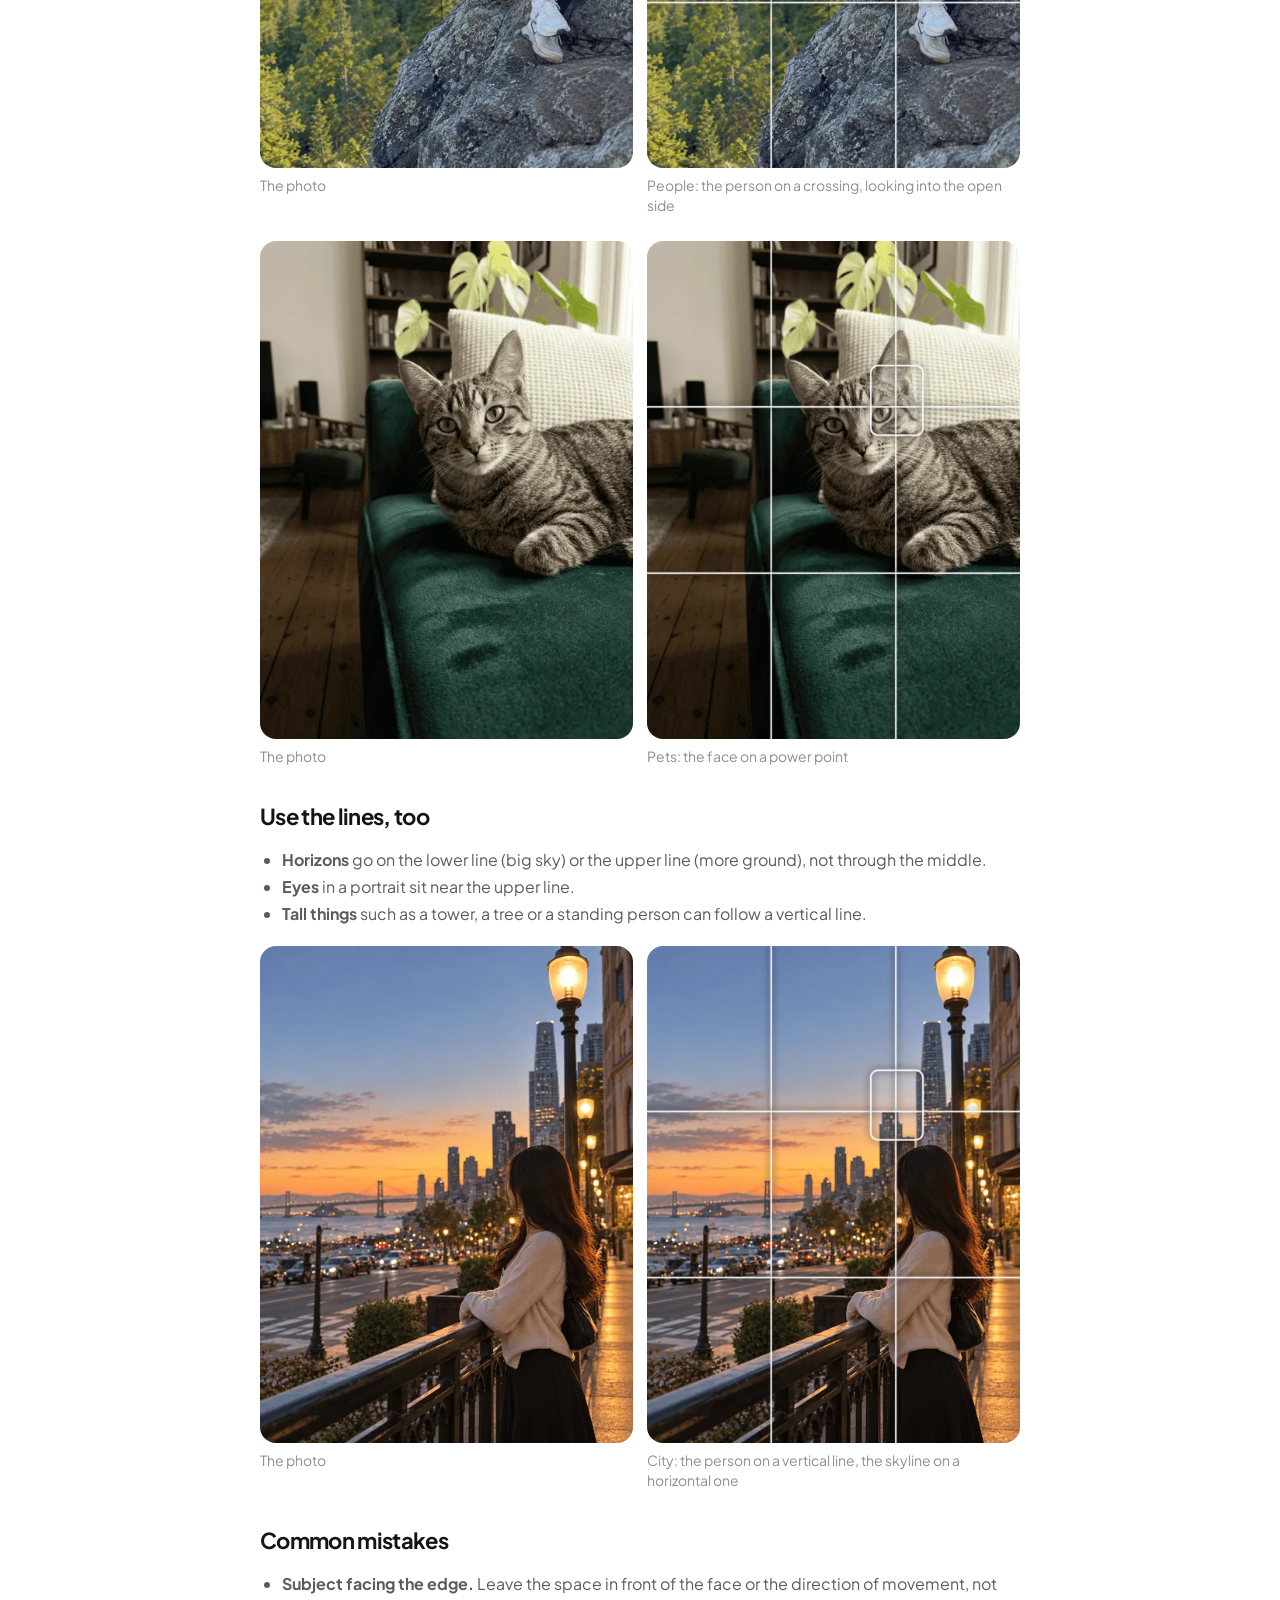
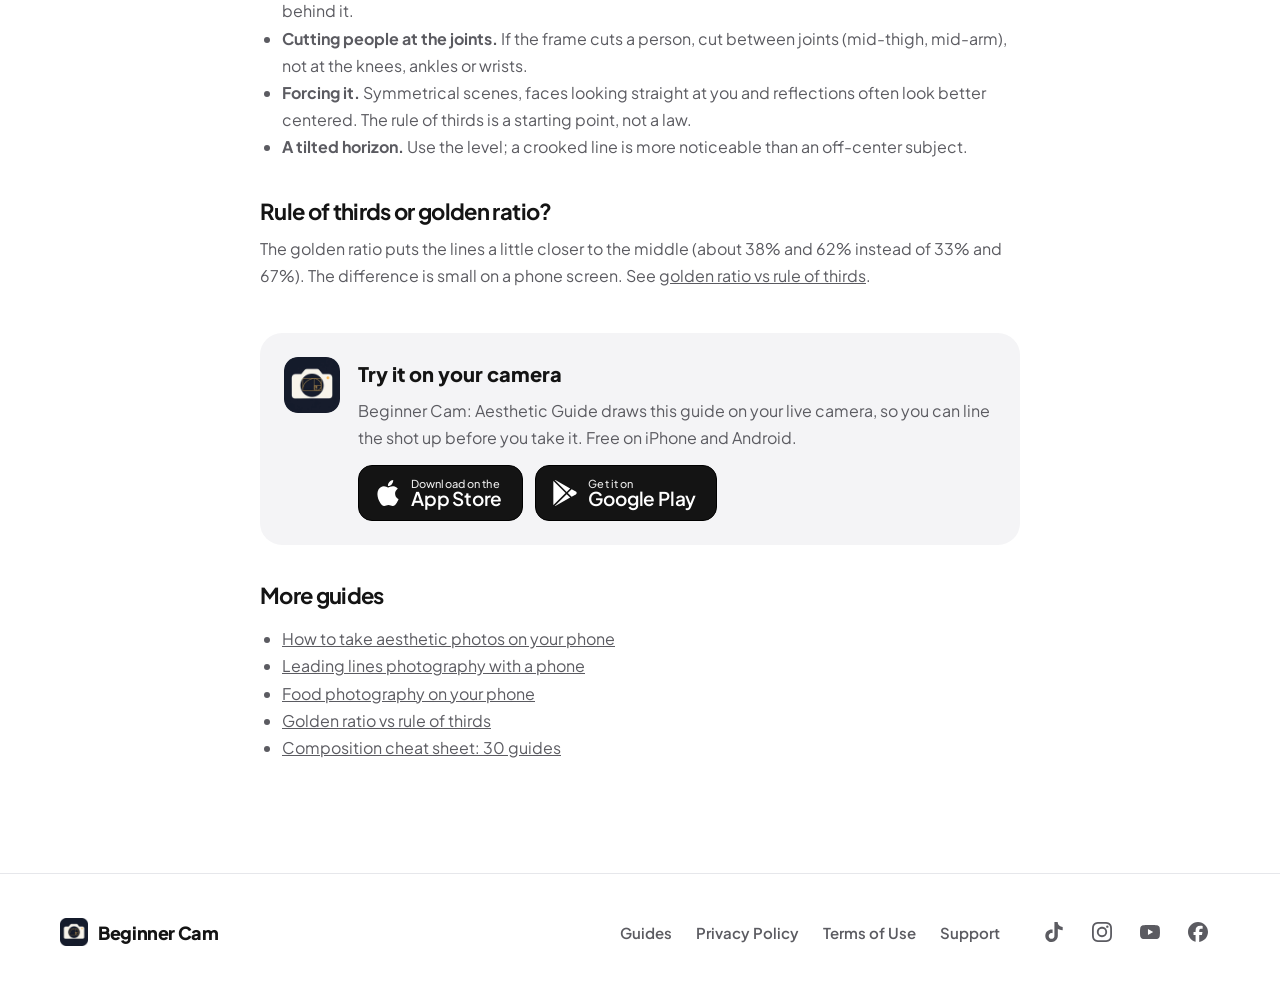
<file: guides/rule-of-thirds-iphone.html>
<!doctype html>
<html lang="en">
<head>
  <meta charset="utf-8">
  <meta name="viewport" content="width=device-width, initial-scale=1, viewport-fit=cover">
  <title>Rule of Thirds on iPhone and Android: Grid, Power Points and Mistakes – Beginner Cam</title>
  <meta name="description" content="How to use the rule of thirds on your phone: turn on the camera grid, put your subject on a power point, place horizons and eyes on the lines, and avoid common mistakes.">
  <link rel="canonical" href="https://beginnercam.com/guides/rule-of-thirds-iphone">
  <meta name="robots" content="index, follow, max-image-preview:large">
  <meta property="og:type" content="article">
  <meta property="og:site_name" content="Beginner Cam">
  <meta property="og:title" content="Rule of thirds on iPhone and Android">
  <meta property="og:description" content="How to use the rule of thirds on your phone: turn on the camera grid, put your subject on a power point, place horizons and eyes on the lines, and avoid common mistakes.">
  <meta property="og:url" content="https://beginnercam.com/guides/rule-of-thirds-iphone">
  <meta property="og:image" content="https://beginnercam.com/assets/og-image.jpg">
  <meta property="og:image:width" content="1200">
  <meta property="og:image:height" content="630">
  <meta name="twitter:card" content="summary_large_image">
  <link rel="icon" href="/favicon.ico" sizes="48x48">
  <link rel="icon" href="/assets/favicon-96.png" sizes="96x96" type="image/png">
  <link rel="apple-touch-icon" href="/apple-touch-icon.png">
  <link rel="preconnect" href="https://fonts.googleapis.com">
  <link rel="preconnect" href="https://fonts.gstatic.com" crossorigin>
  <link href="https://fonts.googleapis.com/css2?family=Plus+Jakarta+Sans:wght@400;500;600;700;800&display=swap" rel="stylesheet">
  <link rel="stylesheet" href="/css/style.css">
  <script type="application/ld+json">
{
  "@context": "https://schema.org",
  "@type": "Article",
  "headline": "Rule of thirds on iPhone and Android",
  "description": "How to use the rule of thirds on your phone: turn on the camera grid, put your subject on a power point, place horizons and eyes on the lines, and avoid common mistakes.",
  "url": "https://beginnercam.com/guides/rule-of-thirds-iphone",
  "inLanguage": "en",
  "image": "https://beginnercam.com/assets/guides/rule-of-thirds-people-guide.webp",
  "datePublished": "2026-11-08",
  "dateModified": "2026-11-08",
  "author": {
    "@type": "Organization",
    "name": "Beginner Cam",
    "url": "https://beginnercam.com/"
  },
  "publisher": {
    "@type": "Organization",
    "name": "Beginner Cam",
    "logo": {
      "@type": "ImageObject",
      "url": "https://beginnercam.com/assets/icon-512.png"
    }
  }
}
  </script>
</head>
<body>
  <header class="nav">
    <div class="container nav__inner">
      <a class="brand" href="/"><img src="/assets/icon.webp" alt="" width="36" height="36"><span>Beginner Cam</span></a>
      <a class="btn btn--dark btn--small" href="/#download" style="margin-left:auto">Get the app</a>
    </div>
  </header>
  <main class="legal guide container container--narrow">
    <p class="guide-crumb"><a href="/guides/">Guides</a></p>
    <h1>Rule of thirds on iPhone and Android</h1>
    <p class="guide-lead">The rule of thirds is the first composition rule most photographers learn, and the easiest to use on a phone. Split the frame into a 3 × 3 grid and put the important things on the lines or where they cross.</p>

    <h2>Turn on your camera's grid</h2>
    <ul>
      <li><strong>iPhone:</strong> Settings › Camera › turn on <strong>Grid</strong>. The Camera app then shows the 3 × 3 lines. Turn on <strong>Level</strong> in the same place to see when the phone is straight.</li>
      <li><strong>Android:</strong> open the camera's settings (the gear icon) and look for <strong>Grid lines</strong>. The name and place differ by phone maker, but almost every camera app has it.</li>
    </ul>

    <h2>Put the subject on a power point</h2>
    <p>The four places where the lines cross are often called power points. Put your subject, or the most important part of it, on one of them. Which one? Usually the one that leaves space in the direction the subject faces or moves.</p>
    <figure class="guide-diagram"><svg viewBox="0 0 300 400" role="img" aria-labelledby="pp-t"><title id="pp-t">A 3 by 3 grid with its four crossing points marked</title>
      <rect width="300" height="400" rx="14" fill="#2e3448"/>
      <g stroke="#fff" stroke-opacity=".8" stroke-width="2"><line x1="100" y1="0" x2="100" y2="400"/><line x1="200" y1="0" x2="200" y2="400"/><line x1="0" y1="133.3" x2="300" y2="133.3"/><line x1="0" y1="266.7" x2="300" y2="266.7"/></g>
      <g fill="#f2b14a"><circle cx="100" cy="133.3" r="11"/><circle cx="200" cy="133.3" r="11"/><circle cx="100" cy="266.7" r="11"/><circle cx="200" cy="266.7" r="11"/></g>
    </svg><figcaption>The four power points, where the lines cross</figcaption></figure>
    <p>In Beginner Cam, the Rule of thirds guide marks a subject box on one crossing. Tap the selected guide again to move it to the next crossing, so you can match the side your subject is on.</p>
    <div class="guide-pair"><figure class="guide-fig"><img src="/assets/guides/rule-of-thirds-people.webp" alt="A woman sitting on a rock, her body on the upper right crossing of the grid" width="480" height="640" loading="lazy"><figcaption>The photo</figcaption></figure><figure class="guide-fig"><img src="/assets/guides/rule-of-thirds-people-guide.webp" alt="A woman sitting on a rock, her body on the upper right crossing of the grid, with the guide drawn on top" width="480" height="640" loading="lazy"><figcaption>People: the person on a crossing, looking into the open side</figcaption></figure></div>
    <div class="guide-pair"><figure class="guide-fig"><img src="/assets/guides/rule-of-thirds-pets.webp" alt="A tabby cat on a green sofa, its face on the upper right crossing" width="480" height="640" loading="lazy"><figcaption>The photo</figcaption></figure><figure class="guide-fig"><img src="/assets/guides/rule-of-thirds-pets-guide.webp" alt="A tabby cat on a green sofa, its face on the upper right crossing, with the guide drawn on top" width="480" height="640" loading="lazy"><figcaption>Pets: the face on a power point</figcaption></figure></div>

    <h2>Use the lines, too</h2>
    <ul>
      <li><strong>Horizons</strong> go on the lower line (big sky) or the upper line (more ground), not through the middle.</li>
      <li><strong>Eyes</strong> in a portrait sit near the upper line.</li>
      <li><strong>Tall things</strong> such as a tower, a tree or a standing person can follow a vertical line.</li>
    </ul>
    <div class="guide-pair"><figure class="guide-fig"><img src="/assets/guides/rule-of-thirds-city.webp" alt="A woman at a railing above a city at sunset, standing on the right third line" width="480" height="640" loading="lazy"><figcaption>The photo</figcaption></figure><figure class="guide-fig"><img src="/assets/guides/rule-of-thirds-city-guide.webp" alt="A woman at a railing above a city at sunset, standing on the right third line, with the guide drawn on top" width="480" height="640" loading="lazy"><figcaption>City: the person on a vertical line, the skyline on a horizontal one</figcaption></figure></div>

    <h2>Common mistakes</h2>
    <ul>
      <li><strong>Subject facing the edge.</strong> Leave the space in front of the face or the direction of movement, not behind it.</li>
      <li><strong>Cutting people at the joints.</strong> If the frame cuts a person, cut between joints (mid-thigh, mid-arm), not at the knees, ankles or wrists.</li>
      <li><strong>Forcing it.</strong> Symmetrical scenes, faces looking straight at you and reflections often look better centered. The rule of thirds is a starting point, not a law.</li>
      <li><strong>A tilted horizon.</strong> Use the level; a crooked line is more noticeable than an off-center subject.</li>
    </ul>

    <h2>Rule of thirds or golden ratio?</h2>
    <p>The golden ratio puts the lines a little closer to the middle (about 38% and 62% instead of 33% and 67%). The difference is small on a phone screen. See <a href="/guides/golden-ratio-vs-rule-of-thirds">golden ratio vs rule of thirds</a>.</p>
    <aside class="guide-cta">
      <img src="/assets/icon.webp" alt="" width="56" height="56">
      <div>
        <p class="guide-cta__title">Try it on your camera</p>
        <p>Beginner Cam: Aesthetic Guide draws this guide on your live camera, so you can line the shot up before you take it. Free on iPhone and Android.</p>
        <div class="badges">
          <a class="store-badge" data-store="apple" href="https://apps.apple.com/app/id6823768363"><svg class="store-badge__logo" viewBox="0 0 24 24" aria-hidden="true"><path fill="currentColor" d="M12.152 6.896c-.948 0-2.415-1.078-3.96-1.04-2.04.027-3.91 1.183-4.961 3.014-2.117 3.675-.546 9.103 1.519 12.09 1.013 1.454 2.208 3.09 3.792 3.039 1.52-.065 2.09-.987 3.935-.987 1.831 0 2.35.987 3.96.948 1.637-.026 2.676-1.48 3.676-2.948 1.156-1.688 1.636-3.325 1.662-3.415-.039-.013-3.182-1.221-3.22-4.857-.026-3.04 2.48-4.494 2.597-4.559-1.429-2.09-3.623-2.324-4.39-2.376-2-.156-3.675 1.09-4.61 1.09zM15.53 3.83c.843-1.012 1.4-2.427 1.245-3.83-1.207.052-2.662.805-3.532 1.818-.78.896-1.454 2.338-1.273 3.714 1.338.104 2.715-.688 3.559-1.701"/></svg><span class="store-badge__text"><small>Download on the</small>App Store</span></a>
          <a class="store-badge" data-store="google" href="https://play.google.com/store/apps/details?id=com.reach.beginnercamera"><svg class="store-badge__logo" viewBox="0 0 24 24" aria-hidden="true"><path fill="currentColor" d="M22.018 13.298l-3.919 2.218-3.515-3.493 3.543-3.521 3.891 2.202a1.49 1.49 0 0 1 0 2.594zM1.337.924a1.486 1.486 0 0 0-.112.568v21.017c0 .217.045.419.124.6l11.155-11.087L1.337.924zm12.207 10.065l3.258-3.238L3.45.195a1.466 1.466 0 0 0-.946-.179l11.04 10.973zm0 2.067l-11 10.933c.298.036.612-.016.906-.183l13.324-7.54-3.23-3.21z"/></svg><span class="store-badge__text"><small>Get it on</small>Google Play</span></a>
        </div>
      </div>
    </aside>
    <nav class="guide-more" aria-label="More guides"><h2>More guides</h2><ul><li><a href="/guides/how-to-take-aesthetic-photos">How to take aesthetic photos on your phone</a></li><li><a href="/guides/leading-lines-photography">Leading lines photography with a phone</a></li><li><a href="/guides/food-photography-iphone">Food photography on your phone</a></li><li><a href="/guides/golden-ratio-vs-rule-of-thirds">Golden ratio vs rule of thirds</a></li><li><a href="/guides/composition-cheat-sheet">Composition cheat sheet: 30 guides</a></li></ul></nav>
  </main>
  <footer class="footer">
    <div class="container footer__inner">
      <a class="brand" href="/"><img src="/assets/icon.webp" alt="" width="28" height="28"><span>Beginner Cam</span></a>
      <nav aria-label="Footer">
        <a href="/guides/">Guides</a>
        <a href="/privacy">Privacy Policy</a>
        <a href="/terms">Terms of Use</a>
        <a href="/support">Support</a>
      </nav>
      <ul class="social" aria-label="Follow Beginner Cam">
        <li><a href="https://www.tiktok.com/@beginnercamapp" rel="me noopener" target="_blank" aria-label="Beginner Cam on TikTok"><svg viewBox="0 0 24 24" aria-hidden="true"><path fill="currentColor" d="M12.525.02c1.31-.02 2.61-.01 3.91-.02.08 1.53.63 3.09 1.75 4.17 1.12 1.11 2.7 1.62 4.24 1.79v4.03c-1.44-.05-2.89-.35-4.2-.97-.57-.26-1.1-.59-1.62-.93-.01 2.92.01 5.84-.02 8.75-.08 1.4-.54 2.79-1.35 3.94-1.31 1.92-3.58 3.17-5.91 3.21-1.43.08-2.86-.31-4.08-1.03-2.02-1.19-3.44-3.37-3.65-5.71-.02-.5-.03-1-.01-1.49.18-1.9 1.12-3.72 2.58-4.96 1.66-1.44 3.98-2.13 6.15-1.72.02 1.48-.04 2.96-.04 4.44-.99-.32-2.15-.23-3.02.37-.63.41-1.11 1.04-1.36 1.75-.21.51-.15 1.07-.14 1.61.24 1.64 1.82 3.02 3.5 2.87 1.12-.01 2.19-.66 2.77-1.61.19-.33.4-.67.41-1.06.1-1.79.06-3.57.07-5.36.01-4.03-.01-8.05.02-12.07z"/></svg></a></li>
        <li><a href="https://www.instagram.com/beginnercamapp/" rel="me noopener" target="_blank" aria-label="Beginner Cam on Instagram"><svg viewBox="0 0 24 24" aria-hidden="true"><path fill="currentColor" d="M7.0301.084c-1.2768.0602-2.1487.264-2.911.5634-.7888.3075-1.4575.72-2.1228 1.3877-.6652.6677-1.075 1.3368-1.3802 2.127-.2954.7638-.4956 1.6365-.552 2.914-.0564 1.2775-.0689 1.6882-.0626 4.947.0062 3.2586.0206 3.6671.0825 4.9473.061 1.2765.264 2.1482.5635 2.9107.308.7889.72 1.4573 1.388 2.1228.6679.6655 1.3365 1.0743 2.1285 1.38.7632.295 1.6361.4961 2.9134.552 1.2773.056 1.6884.069 4.9462.0627 3.2578-.0062 3.668-.0207 4.9478-.0814 1.28-.0607 2.147-.2652 2.9098-.5633.7889-.3086 1.4578-.72 2.1228-1.3881.665-.6682 1.0745-1.3378 1.3795-2.1284.2957-.7632.4966-1.636.552-2.9124.056-1.2809.0692-1.6898.063-4.948-.0063-3.2583-.021-3.6668-.0817-4.9465-.0607-1.2797-.264-2.1487-.5633-2.9117-.3084-.7889-.72-1.4568-1.3876-2.1228C21.2982 1.33 20.628.9208 19.8378.6165 19.074.321 18.2017.1197 16.9244.0645 15.6471.0093 15.236-.005 11.977.0014 8.718.0076 8.31.0215 7.0301.0839m.1402 21.6932c-1.17-.0509-1.8053-.2453-2.2287-.408-.5606-.216-.96-.4771-1.3819-.895-.422-.4178-.6811-.8186-.9-1.378-.1644-.4234-.3624-1.058-.4171-2.228-.0595-1.2645-.072-1.6442-.079-4.848-.007-3.2037.0053-3.583.0607-4.848.05-1.169.2456-1.805.408-2.2282.216-.5613.4762-.96.895-1.3816.4188-.4217.8184-.6814 1.3783-.9003.423-.1651 1.0575-.3614 2.227-.4171 1.2655-.06 1.6447-.072 4.848-.079 3.2033-.007 3.5835.005 4.8495.0608 1.169.0508 1.8053.2445 2.228.408.5608.216.96.4754 1.3816.895.4217.4194.6816.8176.9005 1.3787.1653.4217.3617 1.056.4169 2.2263.0602 1.2655.0739 1.645.0796 4.848.0058 3.203-.0055 3.5834-.061 4.848-.051 1.17-.245 1.8055-.408 2.2294-.216.5604-.4763.96-.8954 1.3814-.419.4215-.8181.6811-1.3783.9-.4224.1649-1.0577.3617-2.2262.4174-1.2656.0595-1.6448.072-4.8493.079-3.2045.007-3.5825-.006-4.848-.0608M16.953 5.5864A1.44 1.44 0 1 0 18.39 4.144a1.44 1.44 0 0 0-1.437 1.4424M5.8385 12.012c.0067 3.4032 2.7706 6.1557 6.173 6.1493 3.4026-.0065 6.157-2.7701 6.1506-6.1733-.0065-3.4032-2.771-6.1565-6.174-6.1498-3.403.0067-6.156 2.771-6.1496 6.1738M8 12.0077a4 4 0 1 1 4.008 3.9921A3.9996 3.9996 0 0 1 8 12.0077"/></svg></a></li>
        <li><a href="https://www.youtube.com/@Beginnercamapp" rel="me noopener" target="_blank" aria-label="Beginner Cam on YouTube"><svg viewBox="0 0 24 24" aria-hidden="true"><path fill="currentColor" d="M23.498 6.186a3.016 3.016 0 0 0-2.122-2.136C19.505 3.545 12 3.545 12 3.545s-7.505 0-9.377.505A3.017 3.017 0 0 0 .502 6.186C0 8.07 0 12 0 12s0 3.93.502 5.814a3.016 3.016 0 0 0 2.122 2.136c1.871.505 9.376.505 9.376.505s7.505 0 9.377-.505a3.015 3.015 0 0 0 2.122-2.136C24 15.93 24 12 24 12s0-3.93-.502-5.814zM9.545 15.568V8.432L15.818 12l-6.273 3.568z"/></svg></a></li>
        <li><a href="https://www.facebook.com/beginnercamapp" rel="me noopener" target="_blank" aria-label="Beginner Cam on Facebook"><svg viewBox="0 0 24 24" aria-hidden="true"><path fill="currentColor" d="M9.101 23.691v-7.98H6.627v-3.667h2.474v-1.58c0-4.085 1.848-5.978 5.858-5.978.401 0 .955.042 1.468.103a8.68 8.68 0 0 1 1.141.195v3.325a8.623 8.623 0 0 0-.653-.036 26.805 26.805 0 0 0-.733-.009c-.707 0-1.259.096-1.675.309a1.686 1.686 0 0 0-.679.622c-.258.42-.374.995-.374 1.752v1.297h3.919l-.386 2.103-.287 1.564h-3.246v8.245C19.396 23.238 24 18.179 24 12.044c0-6.627-5.373-12-12-12s-12 5.373-12 12c0 5.628 3.874 10.35 9.101 11.647Z"/></svg></a></li>
      </ul>
    </div>
  </footer>
  <script src="/js/main.js" defer></script>
</body>
</html>
</file>
<file: css/style.css>
/* Beginner Cam website. Black and white with one gold accent, like the app. */

:root {
  --ink: #141414;
  --ink-2: #5b5b61;
  --ink-3: #8e8e93;
  --canvas: #ffffff;
  --soft: #f4f4f6;
  --hairline: #e6e7eb;
  --gold: #c99a3d;
  --gold-soft: #f7efde;
  --radius: 22px;
  --radius-lg: 32px;
  --shadow: 0 10px 30px rgba(16, 24, 40, 0.08);
  --shadow-lg: 0 30px 80px rgba(16, 24, 40, 0.18);
  --max: 1160px;
  --gutter: 20px;
  --nav-h: 68px;
  --ease: cubic-bezier(0.2, 0.8, 0.2, 1);
  font-family: "Plus Jakarta Sans", system-ui, -apple-system, "Segoe UI", sans-serif;
  color: var(--ink);
  background: var(--canvas);
  -webkit-font-smoothing: antialiased;
  text-rendering: optimizeLegibility;
}

*,
*::before,
*::after { box-sizing: border-box; }

html { scroll-behavior: smooth; scroll-padding-top: 96px; -webkit-tap-highlight-color: transparent; }
body { margin: 0; overflow-x: hidden; background: var(--canvas); }
img { display: block; max-width: 100%; height: auto; }
a { color: inherit; text-decoration: none; }
h1, h2, h3, p { margin: 0; }
h1, h2, h3 { letter-spacing: -0.03em; }

.container { width: min(var(--max), 100% - 2 * var(--gutter)); margin-inline: auto; }
.container--narrow { width: min(760px, 100% - 2 * var(--gutter)); }

.skip-link {
  position: absolute; left: 12px; top: -48px; z-index: 100;
  padding: 10px 14px; border-radius: 12px; background: var(--ink); color: #fff;
}
.skip-link:focus { top: 12px; }

:focus-visible { outline: 3px solid var(--gold); outline-offset: 3px; border-radius: 8px; }

.eyebrow {
  font-size: 13px; font-weight: 700; letter-spacing: 0.12em;
  text-transform: uppercase; color: var(--ink-2);
}
.muted { color: var(--ink-3); }

/* Buttons */
.btn {
  display: inline-flex; align-items: center; justify-content: center;
  height: 52px; padding: 0 24px; border-radius: 999px;
  font-weight: 700; transition: transform 0.2s var(--ease), background 0.2s;
}
.btn:active { transform: scale(0.97); }
.btn--dark { background: var(--ink); color: #fff; }
.btn--dark:hover { background: #2a2a2e; }
.btn--small { height: 42px; padding: 0 18px; font-size: 15px; }

/* Store badges: replace with the official artwork before launch (README). */
.badges { display: flex; flex-wrap: wrap; gap: 12px; }
.badges--center { justify-content: center; }
.store-badge {
  display: inline-flex; align-items: center; gap: 10px;
  height: 56px; padding: 0 20px 0 16px; border-radius: 14px;
  background: var(--ink); color: #fff; border: 1px solid #000;
  transition: transform 0.2s var(--ease), box-shadow 0.2s var(--ease);
}
.store-badge:hover { transform: translateY(-2px); box-shadow: var(--shadow); }
.store-badge__logo { width: 26px; height: 26px; flex: none; }
.store-badge__text { display: flex; flex-direction: column; line-height: 1.05; font-size: 19px; font-weight: 600; letter-spacing: -0.01em; }
.store-badge__text small { font-size: 11px; font-weight: 500; letter-spacing: 0.01em; opacity: 0.9; }
.store-badge--compact { height: 44px; padding: 0 14px 0 12px; border-radius: 11px; gap: 8px; }
.store-badge--compact .store-badge__logo { width: 20px; height: 20px; }
.store-badge--compact .store-badge__text { font-size: 15px; }
.store-badge--compact .store-badge__text small { font-size: 9px; }
.store-badge--light { background: #fff; color: var(--ink); border-color: #fff; }
.store-badge.is-soon { opacity: 0.55; cursor: default; pointer-events: none; }
.store-badge.is-soon .store-badge__text small::after { content: " · soon"; }
.store-badge--simple { padding: 0 18px 0 14px; border-radius: 999px; }
.store-badge--simple .store-badge__text { flex-direction: row; white-space: nowrap; font-size: 15px; font-weight: 700; }
.store-badge--simple.is-soon .store-badge__text::after { content: " · soon"; font-weight: 500; opacity: .8; }

/* Top navigation */
.nav {
  position: absolute; inset: 0 0 auto; z-index: 20; height: var(--nav-h);
  display: flex; align-items: center;
}
.nav__inner { display: flex; align-items: center; gap: 24px; }
.brand { display: inline-flex; align-items: center; gap: 10px; font-weight: 800; letter-spacing: -0.02em; font-size: 18px; }
.nav__links { display: flex; gap: 28px; margin-left: auto; font-weight: 600; font-size: 15px; color: var(--ink-2); }
.nav__links a:hover { color: var(--ink); }

/* Sticky download bar */
.sticky-cta {
  position: fixed; inset: 0 0 auto; z-index: 50;
  background: rgba(255, 255, 255, 0.86);
  -webkit-backdrop-filter: saturate(180%) blur(16px);
  backdrop-filter: saturate(180%) blur(16px);
  border-bottom: 1px solid var(--hairline);
  transform: translateY(-110%);
  transition: transform 0.45s var(--ease), box-shadow 0.45s var(--ease);
}
.sticky-cta.is-visible { transform: translateY(0); box-shadow: 0 6px 24px rgba(16, 24, 40, 0.06); }
.sticky-cta__inner { display: flex; align-items: center; justify-content: space-between; gap: 16px; min-height: 72px; padding-block: 12px; }
.sticky-cta__app { display: flex; align-items: center; gap: 12px; min-width: 0; }
.sticky-cta__app img { flex: none; }
.sticky-cta__app strong { display: block; font-size: 16px; }
.sticky-cta__app span { display: block; font-size: 13px; color: var(--ink-2); white-space: nowrap; overflow: hidden; text-overflow: ellipsis; }
.sticky-cta__buttons { display: flex; gap: 8px; flex: none; }

/* Hero */
.hero { position: relative; padding: calc(var(--nav-h) + 56px) 0 72px; overflow: hidden; }
.hero::before {
  content: ""; position: absolute; inset: -20% -10% auto auto; width: 720px; height: 720px;
  background: radial-gradient(closest-side, var(--gold-soft), transparent);
  z-index: -1;
}
.hero__grid { display: grid; grid-template-columns: 1.05fr 0.95fr; gap: 48px; align-items: center; }
.hero h1 { font-size: clamp(44px, 6.4vw, 84px); line-height: 0.98; font-weight: 800; margin: 18px 0 22px; }
.lead { font-size: clamp(17px, 1.6vw, 20px); line-height: 1.55; color: var(--ink-2); max-width: 34ch; margin-bottom: 32px; }
.hero__facts { list-style: none; display: flex; flex-wrap: wrap; gap: 28px; padding: 0; margin: 36px 0 0; color: var(--ink-2); font-size: 15px; }
.hero__facts strong { display: block; font-size: 30px; color: var(--ink); letter-spacing: -0.03em; }
.hero__visual { position: relative; display: grid; place-items: center; }

/* Phone frame around screenshots */
.phone {
  position: relative; border-radius: 44px; padding: 10px; background: #0d0d0f;
  box-shadow: var(--shadow-lg), inset 0 0 0 1.5px #2a2a2e;
  aspect-ratio: 600 / 1304;
}
.phone img { width: 100%; height: 100%; object-fit: cover; border-radius: 34px; }
.phone--hero { width: min(360px, 78vw); transform: rotate(-3deg); }
.phone--small { width: min(230px, 62vw); margin: 0 auto 28px; border-radius: 34px; padding: 7px; }
.phone--small img { border-radius: 27px; }

.float-card {
  position: absolute; display: flex; align-items: center; gap: 8px;
  padding: 12px 16px; border-radius: 16px; background: #fff;
  box-shadow: var(--shadow); font-weight: 700; font-size: 14px;
  animation: float 6s ease-in-out infinite;
}
.float-card--top { top: 14%; right: 2%; }
.float-card--bottom { bottom: 12%; left: 0; animation-delay: -3s; }
.dot { width: 10px; height: 10px; border-radius: 50%; }
.dot--gold { background: var(--gold); box-shadow: 0 0 0 4px var(--gold-soft); }
.chip { padding: 6px 12px; border-radius: 999px; background: var(--ink); color: #fff; font-size: 13px; }
.chip--ghost { background: var(--soft); color: var(--ink-2); }
@keyframes float { 50% { transform: translateY(-10px); } }

/* Statement */
.statement { padding: 24px 0 88px; }
.statement p {
  font-size: clamp(24px, 3.2vw, 40px); line-height: 1.3; font-weight: 600;
  letter-spacing: -0.02em; color: var(--ink-3); max-width: 900px;
}
.statement strong { color: var(--ink); font-weight: 700; }

/* Sections */
.section { padding: 96px 0; }
.section--soft { background: var(--soft); }
.section__head { text-align: center; margin-bottom: 56px; }
.section__head h2 { font-size: clamp(32px, 4.4vw, 52px); line-height: 1.05; font-weight: 800; margin-top: 12px; }

/* Steps */
.steps { list-style: none; padding: 0; margin: 0; display: grid; grid-template-columns: repeat(3, 1fr); gap: 32px; }
.step { text-align: center; }
.step__num {
  display: inline-grid; place-items: center; width: 34px; height: 34px; border-radius: 50%;
  background: var(--ink); color: #fff; font-weight: 800; font-size: 15px; margin-bottom: 14px;
}
.step h3 { font-size: 22px; margin-bottom: 8px; }
.step p { color: var(--ink-2); line-height: 1.55; max-width: 30ch; margin-inline: auto; }

/* Features */
.features { display: grid; grid-template-columns: repeat(3, 1fr); gap: 20px; }
.feature {
  background: #fff; border-radius: var(--radius); padding: 28px; box-shadow: var(--shadow);
  transition: transform 0.3s var(--ease), box-shadow 0.3s var(--ease);
}
.feature:hover { transform: translateY(-4px); box-shadow: var(--shadow-lg); }
.feature__icon {
  width: 48px; height: 48px; border-radius: 14px; background: var(--ink); color: #fff;
  display: grid; place-items: center; margin-bottom: 18px;
}
.feature__icon svg { width: 24px; height: 24px; fill: none; stroke: currentColor; stroke-width: 1.8; stroke-linecap: round; stroke-linejoin: round; }
.feature h3 { font-size: 19px; margin-bottom: 8px; }
.feature p { color: var(--ink-2); line-height: 1.55; font-size: 15px; }

/* Screenshot gallery: sideways scroll with snap */
.gallery {
  display: flex; gap: 28px; overflow-x: auto; scroll-snap-type: x mandatory;
  padding: 8px max(var(--gutter), calc((100vw - var(--max)) / 2)) 32px;
  scrollbar-width: none;
}
.gallery::-webkit-scrollbar { display: none; }
.gallery__item { flex: none; width: min(260px, 66vw); margin: 0; scroll-snap-align: center; text-align: center; }
.gallery__item figcaption { margin-top: 18px; font-weight: 700; }
.gallery__nav { display: flex; justify-content: center; gap: 12px; }
.round-btn {
  width: 48px; height: 48px; border-radius: 50%; border: 1px solid var(--hairline);
  background: #fff; font-size: 18px; cursor: pointer; color: var(--ink);
  transition: background 0.2s, transform 0.2s var(--ease);
}
.round-btn:hover { background: var(--soft); }
.round-btn:active { transform: scale(0.94); }

/* FAQ */
.faq { display: grid; gap: 12px; }
.faq details {
  background: #fff; border-radius: 18px; padding: 0 24px; box-shadow: 0 1px 0 var(--hairline);
}
.faq summary {
  list-style: none; cursor: pointer; padding: 22px 0; font-weight: 700; font-size: 17px;
  display: flex; justify-content: space-between; align-items: center; gap: 16px;
}
.faq summary::-webkit-details-marker { display: none; }
.faq summary::after { content: "+"; font-size: 24px; font-weight: 500; transition: transform 0.3s var(--ease); }
.faq details[open] summary::after { transform: rotate(45deg); }
.faq details p { padding: 0 0 22px; color: var(--ink-2); line-height: 1.6; }
.faq details p a { text-decoration: underline; }

/* Final CTA */
.cta { padding: 24px 0 96px; }
.cta__inner {
  background: var(--ink); color: #fff; border-radius: var(--radius-lg);
  padding: 72px 24px; text-align: center; display: grid; justify-items: center; gap: 16px;
  position: relative; overflow: hidden;
}
.cta__inner::before {
  content: ""; position: absolute; inset: auto -20% -60% -20%; height: 120%;
  background: radial-gradient(closest-side, rgba(201, 154, 61, 0.35), transparent);
}
.cta__inner > * { position: relative; }
.cta__inner img { border-radius: 18px; box-shadow: 0 0 0 1px rgba(255,255,255,.15); }
.cta h2 { font-size: clamp(30px, 4.4vw, 52px); line-height: 1.05; font-weight: 800; max-width: 18ch; }
.cta p { color: rgba(255, 255, 255, 0.7); margin-bottom: 12px; }

/* Footer */
.footer { border-top: 1px solid var(--hairline); padding: 36px 0 48px; }
.footer__inner { display: flex; flex-wrap: wrap; align-items: center; gap: 16px 32px; }
.footer nav { display: flex; gap: 24px; margin-left: auto; color: var(--ink-2); font-weight: 600; font-size: 15px; }
.footer nav a:hover { color: var(--ink); }
.footer__legal { width: 100%; color: var(--ink-3); font-size: 13px; }
.social { display: flex; gap: 4px; list-style: none; margin: 0; padding: 0; }
.social a { display: grid; place-items: center; width: 44px; height: 44px; border-radius: 50%; color: var(--ink-2); }
.social a:hover, .social a:focus-visible { color: var(--ink); background: var(--soft); }
.social svg { width: 20px; height: 20px; }
/* WebP screenshots with a JPG fallback: the <picture> adds no box. */
picture { display: contents; }

/* Scroll reveal (js/main.js adds .is-in) */
.js .reveal { opacity: 0; transform: translateY(24px); transition: opacity 0.7s var(--ease), transform 0.7s var(--ease); }
.js .reveal.is-in { opacity: 1; transform: none; }

/* Legal pages */
.legal { padding: calc(var(--nav-h) + 40px) 0 96px; }
.legal h1 { font-size: clamp(34px, 5vw, 52px); font-weight: 800; margin-bottom: 8px; }
.legal .updated { color: var(--ink-3); margin-bottom: 40px; }
.legal h2 { font-size: 22px; margin: 36px 0 10px; }
.legal p, .legal li { color: var(--ink-2); line-height: 1.7; }
.legal ul { padding-left: 22px; }
.legal a { text-decoration: underline; }
.legal .note { background: var(--gold-soft); border-radius: 14px; padding: 14px 18px; color: var(--ink); margin: 20px 0; }

/* Home: links to the guides */
.learn-links { list-style: none; padding: 0; margin: 0 auto; max-width: 760px; display: grid; grid-template-columns: repeat(2, 1fr); gap: 12px; }
.learn-links a { display: block; background: var(--soft); border-radius: 16px; padding: 16px 20px; font-weight: 700; }
.learn-links a:hover { background: var(--gold-soft); }
@media (max-width: 720px) { .learn-links { grid-template-columns: 1fr; } }

/* Guides (guides/*.html): text pages with photo pairs and diagrams */
.guide-crumb { margin-bottom: 6px; font-weight: 600; font-size: 15px; }
.legal .guide-crumb a { text-decoration: none; color: var(--gold); }
.legal .guide-lead { font-size: 19px; color: var(--ink); margin: 14px 0 8px; }
.guide-pair { display: grid; grid-template-columns: 1fr 1fr; gap: 14px; margin: 18px 0 26px; }
.guide-fig { margin: 0; }
.guide-fig img { width: 100%; height: auto; border-radius: 16px; background: var(--soft); }
.guide-fig figcaption, .guide-diagram figcaption { color: var(--ink-3); font-size: 14px; margin-top: 8px; line-height: 1.4; }
.guide-diagram { margin: 18px auto 26px; max-width: 300px; }
.guide-diagram--wide { max-width: 640px; }
.guide-diagram svg { width: 100%; height: auto; display: block; }
.guide-cta { display: flex; gap: 18px; align-items: flex-start; background: var(--soft); border-radius: var(--radius); padding: 24px; margin: 44px 0 8px; }
.guide-cta > img { border-radius: 14px; flex: none; }
.legal .guide-cta p { margin: 0 0 14px; }
.legal .guide-cta .guide-cta__title { font-weight: 800; font-size: 20px; color: var(--ink); margin-bottom: 6px; }
.legal .guide-cta a { text-decoration: none; }
.guide-more { margin-top: 36px; }
.guide-more ul { padding-left: 22px; }
.guide-cards { list-style: none; padding: 0; margin: 28px 0 0; display: grid; grid-template-columns: repeat(2, 1fr); gap: 20px; }
.legal .guide-cards li { color: var(--ink); }
.legal .guide-card { display: block; text-decoration: none; background: var(--soft); border-radius: var(--radius); overflow: hidden; height: 100%; }
.guide-card img { width: 100%; aspect-ratio: 4 / 3; object-fit: cover; }
.guide-card__title { display: block; font-weight: 800; font-size: 19px; padding: 14px 18px 4px; }
.guide-card__desc { display: block; color: var(--ink-2); font-size: 15px; line-height: 1.5; padding: 0 18px 18px; }
.sheet { list-style: none; padding: 0; margin: 14px 0 8px; display: grid; grid-template-columns: repeat(auto-fill, minmax(150px, 1fr)); gap: 16px; }
.legal .sheet li { line-height: 1.35; font-size: 14px; }
.sheet img { width: 100%; height: auto; border-radius: 12px; margin-bottom: 8px; }
.sheet strong { display: block; color: var(--ink); font-size: 15px; }
.sheet-print { margin-top: 28px; }
@media (max-width: 720px) {
  .guide-cards { grid-template-columns: 1fr; }
  .guide-cta { flex-direction: column; }
}
@media print {
  .nav, .footer, .guide-cta, .guide-more, .sheet-print, .skip-link { display: none !important; }
  .legal { padding: 0; }
  .sheet { grid-template-columns: repeat(6, 1fr); gap: 8px; }
  .sheet li { break-inside: avoid; font-size: 10px; }
}

/* Support page */
.support-contact { background: var(--soft); border-radius: var(--radius); padding: 28px 28px 22px; margin-bottom: 8px; }
.support-contact h2 { margin-top: 0; }
.support-contact .btn { margin: 10px 0 8px; text-decoration: none; }
.legal .support-contact__email { color: var(--ink-3); font-size: 15px; margin-bottom: 18px; }
.legal .faq details { background: var(--soft); box-shadow: none; }
.legal .faq summary { font-size: 16px; padding: 18px 0; }
.legal .faq details p { padding-bottom: 18px; }
.support-more { margin-top: 40px; }
@media (max-width: 720px) { .support-contact { padding: 22px 20px 16px; } }

/* Tablet */
@media (max-width: 960px) {
  .hero__grid { grid-template-columns: 1fr; text-align: center; }
  .lead { margin-inline: auto; }
  .badges { justify-content: center; }
  .hero__facts { justify-content: center; }
  .hero__visual { margin-top: 24px; }
  .features { grid-template-columns: repeat(2, 1fr); }
  .statement p { text-align: center; margin-inline: auto; }
}

/* Phone */
@media (max-width: 720px) {
  :root { --nav-h: 60px; }
  .nav__links { display: none; }
  .nav__inner > .btn { margin-left: auto; }
  .hero { padding-top: calc(var(--nav-h) + 32px); }
  .steps, .features { grid-template-columns: 1fr; }
  .section { padding: 72px 0; }
  .float-card { display: none; }
  .hero__facts { gap: 18px; font-size: 13px; flex-wrap: nowrap; }
  .hero__facts strong { font-size: 26px; }
  .phone--hero { transform: none; }
  /* Stack the footer links one per line so none of them wrap. */
  .footer nav { margin-left: 0; width: 100%; flex-direction: column; gap: 14px; }
  /* The sticky bar: keep the app name, one compact button per store. */
  .sticky-cta__app span { display: none; }
  .store-badge--compact .store-badge__text small { display: none; }
  .store-badge--compact .store-badge__text { font-size: 14px; }
}

@media (max-width: 360px) {
  .sticky-cta__app strong { font-size: 15px; }
}

/* Respect Reduce Motion */
@media (prefers-reduced-motion: reduce) {
  html { scroll-behavior: auto; }
  *, *::before, *::after { animation: none !important; transition: none !important; }
  .js .reveal { opacity: 1; transform: none; }
}
</file>
